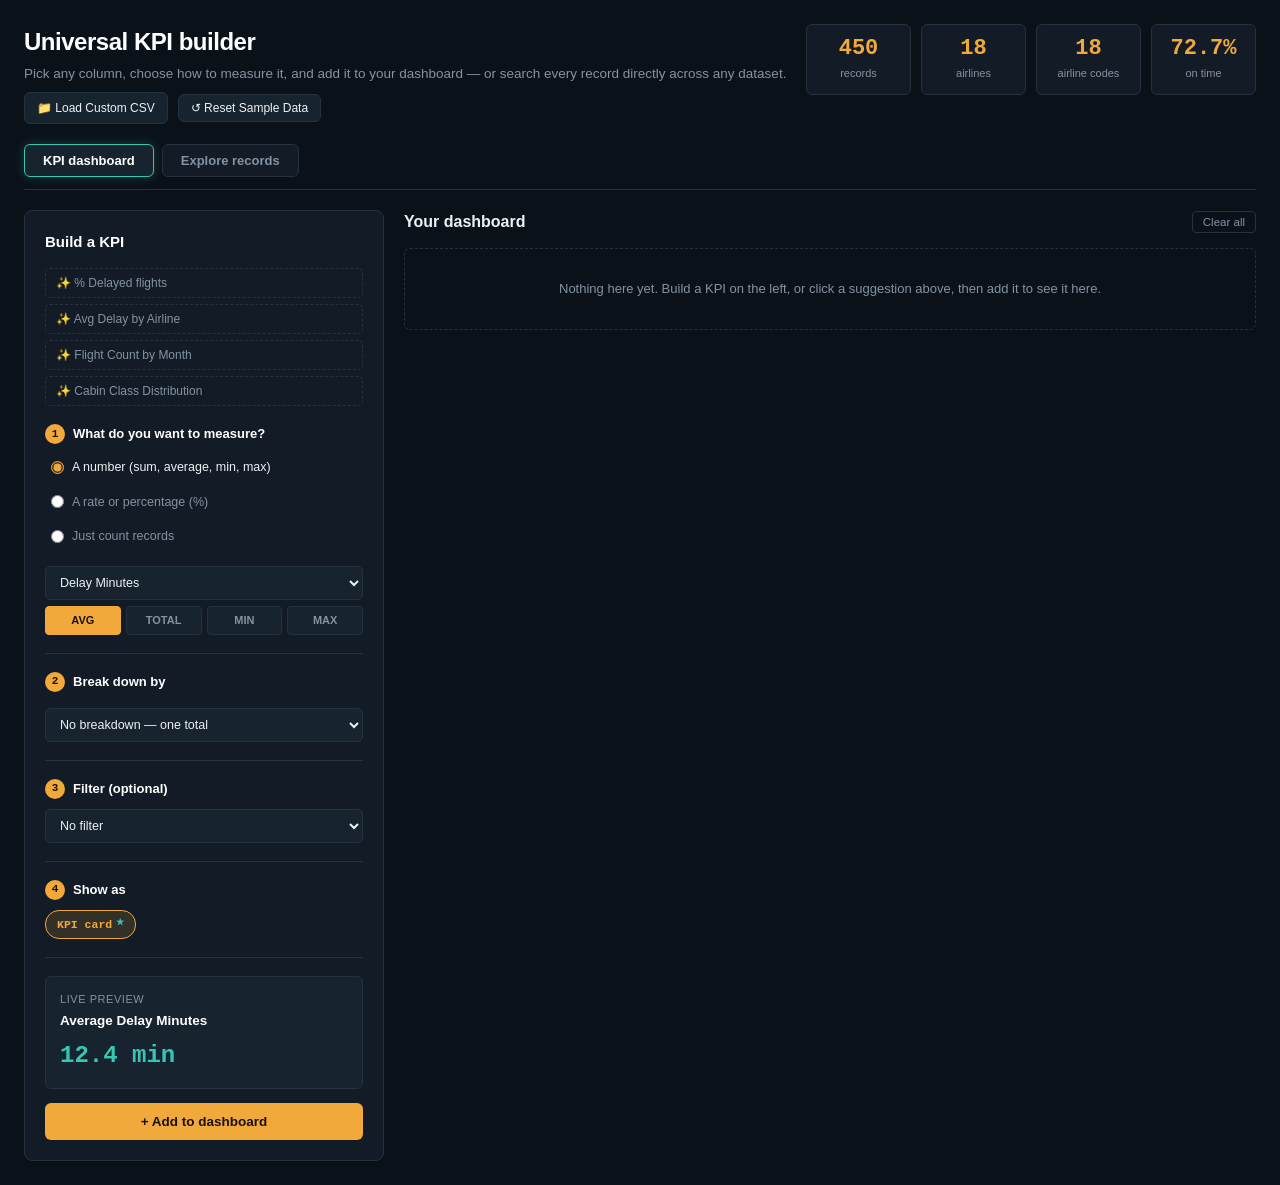
<file: flight_kpi_tool.html>
<!DOCTYPE html>
<html lang="en">
<head>
  <meta charset="UTF-8" />
  <meta name="viewport" content="width=device-width, initial-scale=1.0" />
  <title>Universal KPI Builder & Record Explorer</title>
  <style>
    :root {
      --bg: #0B1118;
      --panel: #121B26;
      --panel2: #182330;
      --panel-hover: #1F2D3D;
      --border: #24313F;
      --border-light: rgba(255, 255, 255, 0.08);
      --text: #EDF1F5;
      --muted: #8393A3;
      --amber: #F2A93B;
      --amber-soft: rgba(242, 169, 59, 0.15);
      --teal: #35C7B3;
      --teal-soft: rgba(53, 199, 179, 0.15);
      --coral: #E8674A;
      --blue: #6E9FE8;
      --purple: #B98BDE;
    }

    * { box-sizing: border-box; margin: 0; padding: 0; }

    body {
      background: var(--bg);
      color: var(--text);
      font-family: -apple-system, BlinkMacSystemFont, "Segoe UI", Roboto, "Helvetica Neue", Arial, sans-serif;
      min-height: 100vh;
      padding: 24px;
      line-height: 1.5;
    }

    /* Scrollbars */
    ::-webkit-scrollbar { width: 7px; height: 7px; }
    ::-webkit-scrollbar-track { background: var(--bg); }
    ::-webkit-scrollbar-thumb { background: var(--border); border-radius: 4px; }
    ::-webkit-scrollbar-thumb:hover { background: var(--muted); }

    .container { max-width: 1380px; margin: 0 auto; }

    /* Header & Hero Stats */
    .hero {
      display: flex;
      justify-content: space-between;
      align-items: flex-start;
      flex-wrap: wrap;
      gap: 16px;
      margin-bottom: 20px;
    }

    .hero-title h1 {
      font-size: 24px;
      font-weight: 700;
      letter-spacing: -0.02em;
      color: #fff;
    }

    .hero-title p {
      color: var(--muted);
      font-size: 13.5px;
      margin-top: 4px;
    }

    .hero-actions {
      display: flex;
      align-items: center;
      gap: 10px;
      margin-top: 8px;
    }

    .btn-file {
      display: inline-flex;
      align-items: center;
      gap: 6px;
      background: var(--panel2);
      border: 1px solid var(--border);
      color: var(--text);
      padding: 6px 12px;
      border-radius: 6px;
      font-size: 12px;
      font-weight: 500;
      cursor: pointer;
      transition: all 0.15s ease;
    }
    .btn-file:hover {
      border-color: var(--teal);
      color: #fff;
    }

    .hero-stats {
      display: flex;
      gap: 10px;
      flex-wrap: wrap;
    }

    .hero-stat {
      background: var(--panel);
      border: 1px solid var(--border);
      border-radius: 6px;
      padding: 12px 18px;
      min-width: 105px;
      text-align: center;
    }
    .hero-stat .num {
      font-family: ui-monospace, SFMono-Regular, Menlo, Monaco, Consolas, monospace;
      font-size: 22px;
      font-weight: 700;
      color: var(--amber);
      line-height: 1.1;
    }
    .hero-stat .lbl {
      font-size: 11px;
      color: var(--muted);
      margin-top: 4px;
      text-transform: lowercase;
    }

    /* Tabs */
    .tabs {
      display: flex;
      gap: 8px;
      margin-bottom: 20px;
      border-bottom: 1px solid var(--border);
      padding-bottom: 12px;
    }
    .tab-btn {
      background: var(--panel);
      border: 1px solid var(--border);
      color: var(--muted);
      font-size: 13px;
      font-weight: 600;
      padding: 8px 18px;
      border-radius: 6px;
      cursor: pointer;
      transition: all 0.15s ease;
    }
    .tab-btn:hover {
      color: var(--text);
      border-color: var(--muted);
    }
    .tab-btn.active {
      background: var(--panel2);
      color: #fff;
      border-color: var(--teal);
      box-shadow: 0 0 12px rgba(53, 199, 179, 0.25);
    }

    /* KPI Dashboard Layout */
    .dashboard-layout {
      display: grid;
      grid-template-columns: 360px 1fr;
      gap: 20px;
      align-items: start;
    }
    @media (max-width: 900px) {
      .dashboard-layout { grid-template-columns: 1fr; }
    }

    .builder-card {
      background: var(--panel);
      border: 1px solid var(--border);
      border-radius: 8px;
      padding: 20px;
      position: sticky;
      top: 20px;
    }

    .builder-card h2 {
      font-size: 15px;
      font-weight: 700;
      margin-bottom: 14px;
      color: #fff;
    }

    /* Presets */
    .preset-list {
      display: flex;
      flex-direction: column;
      gap: 6px;
      margin-bottom: 18px;
    }
    .preset-btn {
      background: transparent;
      border: 1px dashed var(--border);
      color: var(--muted);
      font-size: 12px;
      padding: 7px 10px;
      border-radius: 5px;
      cursor: pointer;
      text-align: left;
      display: flex;
      align-items: center;
      gap: 6px;
      transition: all 0.15s ease;
    }
    .preset-btn:hover {
      border-color: var(--teal);
      color: var(--teal);
      background: var(--teal-soft);
    }

    /* Steps */
    .step {
      margin-bottom: 18px;
      padding-bottom: 18px;
      border-bottom: 1px solid var(--border);
    }
    .step:last-of-type { border-bottom: none; }

    .step-head {
      display: flex;
      align-items: center;
      gap: 8px;
      font-size: 13px;
      font-weight: 600;
      margin-bottom: 10px;
      color: #fff;
    }
    .step-badge {
      width: 20px;
      height: 20px;
      border-radius: 50%;
      background: var(--amber);
      color: #1A1206;
      font-family: ui-monospace, monospace;
      font-size: 11px;
      font-weight: 700;
      display: flex;
      align-items: center;
      justify-content: center;
      flex-shrink: 0;
    }

    .radio-group {
      display: flex;
      flex-direction: column;
      gap: 8px;
    }
    .radio-opt {
      display: flex;
      align-items: center;
      gap: 8px;
      font-size: 12.5px;
      cursor: pointer;
      color: var(--muted);
      padding: 4px 6px;
      border-radius: 4px;
      transition: background 0.15s;
    }
    .radio-opt:hover { background: var(--panel2); }
    .radio-opt.active { color: var(--text); font-weight: 500; }
    .radio-opt input { accent-color: var(--amber); cursor: pointer; }

    select, input[type="text"] {
      width: 100%;
      background: var(--panel2);
      border: 1px solid var(--border);
      color: var(--text);
      font-size: 12.5px;
      padding: 8px 10px;
      border-radius: 5px;
      margin-top: 6px;
      outline: none;
      transition: border-color 0.15s;
    }
    select:focus, input[type="text"]:focus {
      border-color: var(--teal);
    }

    .filter-inputs {
      display: flex;
      gap: 6px;
    }
    .filter-inputs select { margin-top: 0; }

    .agg-pills {
      display: grid;
      grid-template-columns: repeat(4, 1fr);
      gap: 5px;
      margin-top: 6px;
    }
    .agg-pill {
      background: var(--panel2);
      border: 1px solid var(--border);
      color: var(--muted);
      font-size: 11px;
      padding: 5px;
      border-radius: 4px;
      text-align: center;
      cursor: pointer;
      font-weight: 600;
      transition: all 0.15s ease;
    }
    .agg-pill:hover { color: #fff; border-color: var(--muted); }
    .agg-pill.active {
      background: var(--amber);
      color: #1A1206;
      border-color: var(--amber);
    }

    .chip-row {
      display: flex;
      gap: 6px;
      flex-wrap: wrap;
      margin-top: 8px;
    }
    .viz-chip {
      font-size: 11.5px;
      padding: 5px 11px;
      border-radius: 14px;
      border: 1px solid var(--border);
      background: var(--panel2);
      color: var(--muted);
      cursor: pointer;
      font-family: ui-monospace, monospace;
      transition: all 0.15s ease;
      display: flex;
      align-items: center;
      gap: 4px;
    }
    .viz-chip:hover { color: var(--text); border-color: var(--muted); }
    .viz-chip.active {
      border-color: var(--amber);
      color: var(--amber);
      background: var(--amber-soft);
      font-weight: 600;
    }
    .viz-chip.suggested::after {
      content: "★";
      font-size: 9px;
      color: var(--teal);
    }

    .preview-box {
      background: var(--panel2);
      border: 1px solid var(--border);
      border-radius: 6px;
      padding: 14px;
      margin-top: 8px;
    }
    .preview-box .lbl {
      font-size: 11px;
      color: var(--muted);
      text-transform: uppercase;
      letter-spacing: 0.05em;
      margin-bottom: 4px;
    }
    .preview-box .title {
      font-size: 13.5px;
      font-weight: 600;
      color: #fff;
      margin-bottom: 6px;
    }
    .preview-box .val {
      font-family: ui-monospace, monospace;
      font-size: 24px;
      font-weight: 700;
      color: var(--teal);
    }

    .btn-add {
      width: 100%;
      margin-top: 14px;
      background: var(--amber);
      color: #1A1206;
      border: none;
      border-radius: 6px;
      padding: 11px;
      font-size: 13.5px;
      font-weight: 700;
      cursor: pointer;
      display: flex;
      align-items: center;
      justify-content: center;
      gap: 6px;
      transition: transform 0.12s ease, filter 0.15s ease;
    }
    .btn-add:hover {
      filter: brightness(1.08);
      transform: translateY(-1px);
    }

    /* Dashboard Grid */
    .dashboard-header {
      display: flex;
      justify-content: space-between;
      align-items: center;
      margin-bottom: 14px;
    }
    .dashboard-header h2 { font-size: 16px; font-weight: 700; }
    .btn-clear {
      background: transparent;
      border: 1px solid var(--border);
      color: var(--muted);
      font-size: 11.5px;
      padding: 4px 10px;
      border-radius: 4px;
      cursor: pointer;
    }
    .btn-clear:hover { color: var(--coral); border-color: var(--coral); }

    .grid {
      display: grid;
      grid-template-columns: repeat(auto-fill, minmax(280px, 1fr));
      gap: 16px;
    }

    .tile {
      background: var(--panel);
      border: 1px solid var(--border);
      border-radius: 8px;
      padding: 16px;
      position: relative;
      animation: tileFadeIn 0.2s ease;
      min-height: 170px;
      display: flex;
      flex-direction: column;
      justify-content: space-between;
    }
    @keyframes tileFadeIn {
      from { opacity: 0; transform: scale(0.98); }
      to { opacity: 1; transform: scale(1); }
    }

    .tile-chart, .tile-table {
      grid-column: span 2;
    }
    @media (max-width: 650px) {
      .tile-chart, .tile-table { grid-column: span 1; }
    }

    .tile-del {
      position: absolute;
      top: 10px;
      right: 10px;
      background: transparent;
      border: none;
      color: var(--muted);
      font-size: 16px;
      cursor: pointer;
      line-height: 1;
      padding: 4px;
    }
    .tile-del:hover { color: var(--coral); }

    .tile-title {
      font-size: 12.5px;
      font-weight: 600;
      color: var(--muted);
      margin-bottom: 8px;
      padding-right: 20px;
    }
    .tile-num {
      font-family: ui-monospace, monospace;
      font-size: 32px;
      font-weight: 700;
      color: var(--amber);
      line-height: 1.1;
      margin-top: 6px;
    }
    .tile-sub {
      font-size: 11px;
      color: var(--muted);
      margin-top: 8px;
    }

    /* SVG Charts inside tiles */
    .chart-container {
      width: 100%;
      height: 170px;
      margin-top: 10px;
    }
    .bar-row {
      display: flex;
      align-items: center;
      gap: 8px;
      margin-bottom: 7px;
      font-size: 11px;
    }
    .bar-lbl { width: 110px; color: var(--text); overflow: hidden; text-overflow: ellipsis; white-space: nowrap; }
    .bar-val { width: 60px; text-align: right; color: var(--teal); font-family: ui-monospace, monospace; font-weight: 600; }
    .bar-track { flex: 1; height: 7px; background: rgba(255,255,255,0.05); border-radius: 4px; overflow: hidden; }
    .bar-fill { height: 100%; background: linear-gradient(90deg, var(--amber), #ffc107); border-radius: 4px; }

    /* Explorer Layout */
    .explorer {
      background: var(--panel);
      border: 1px solid var(--border);
      border-radius: 8px;
      padding: 18px;
    }

    .explorer-controls {
      display: flex;
      flex-direction: column;
      gap: 12px;
      margin-bottom: 16px;
    }

    .search-wrap {
      position: relative;
    }
    .search-wrap input {
      padding-left: 34px;
      margin-top: 0;
      font-size: 13.5px;
      background: var(--panel2);
      border-radius: 6px;
    }
    .search-icon {
      position: absolute;
      left: 11px;
      top: 50%;
      transform: translateY(-50%);
      color: var(--muted);
      font-size: 14px;
      pointer-events: none;
    }
    .clear-search-btn {
      position: absolute;
      right: 10px;
      top: 50%;
      transform: translateY(-50%);
      background: none;
      border: none;
      color: var(--muted);
      font-size: 14px;
      cursor: pointer;
    }

    .filter-grid {
      display: grid;
      grid-template-columns: 1fr 1fr;
      gap: 10px;
    }
    @media (max-width: 700px) {
      .filter-grid { grid-template-columns: 1fr; }
    }

    .filter-pair {
      display: flex;
      gap: 6px;
    }
    .filter-pair select { margin-top: 0; }

    .explorer-body {
      display: grid;
      grid-template-columns: 340px 1fr;
      gap: 16px;
      align-items: start;
    }
    @media (max-width: 900px) {
      .explorer-body { grid-template-columns: 1fr; }
    }

    .results-column {
      border: 1px solid var(--border);
      border-radius: 6px;
      background: var(--panel2);
      overflow: hidden;
    }

    .results-head {
      padding: 10px 14px;
      font-size: 11.5px;
      color: var(--muted);
      border-bottom: 1px solid var(--border);
      display: flex;
      justify-content: space-between;
      align-items: center;
    }

    .results-list {
      max-height: 540px;
      overflow-y: auto;
    }

    .result-row {
      display: flex;
      align-items: center;
      justify-content: space-between;
      padding: 11px 14px;
      border-bottom: 1px solid var(--border-light);
      cursor: pointer;
      transition: background 0.15s ease, border-color 0.15s ease;
      font-size: 12.5px;
      color: var(--text);
      user-select: none;
    }
    .result-row:hover {
      background: var(--panel-hover);
    }
    .result-row.active {
      background: rgba(53, 199, 179, 0.12);
      border-left: 3px solid var(--teal);
      color: #fff;
    }
    .result-main {
      overflow: hidden;
      text-overflow: ellipsis;
      white-space: nowrap;
      padding-right: 8px;
    }
    .result-arrow {
      color: var(--muted);
      font-size: 12px;
    }
    .result-row.active .result-arrow {
      color: var(--teal);
    }

    .pagination-bar {
      display: flex;
      justify-content: space-between;
      align-items: center;
      padding: 8px 12px;
      border-top: 1px solid var(--border);
      background: var(--panel);
      font-size: 11px;
      color: var(--muted);
    }
    .pg-btn {
      background: var(--panel2);
      border: 1px solid var(--border);
      color: var(--text);
      padding: 3px 8px;
      border-radius: 4px;
      cursor: pointer;
      font-size: 11px;
    }
    .pg-btn:disabled {
      opacity: 0.4;
      cursor: not-allowed;
    }

    /* Record Detail Panel */
    .detail-panel {
      background: var(--panel2);
      border: 1px solid var(--border);
      border-radius: 6px;
      padding: 16px;
      min-height: 380px;
    }
    .detail-header {
      display: flex;
      justify-content: space-between;
      align-items: center;
      padding-bottom: 12px;
      margin-bottom: 14px;
      border-bottom: 1px solid var(--border);
    }
    .detail-header h3 {
      font-size: 15px;
      font-weight: 700;
      color: #fff;
    }
    .btn-modal-open {
      background: var(--panel);
      border: 1px solid var(--border);
      color: var(--teal);
      font-size: 11.5px;
      font-weight: 600;
      padding: 4px 10px;
      border-radius: 4px;
      cursor: pointer;
    }
    .btn-modal-open:hover {
      border-color: var(--teal);
      background: var(--teal-soft);
    }

    .detail-grid {
      display: grid;
      grid-template-columns: repeat(auto-fill, minmax(200px, 1fr));
      gap: 10px;
      max-height: 480px;
      overflow-y: auto;
      padding-right: 4px;
    }

    .detail-cell {
      background: var(--panel);
      border: 1px solid var(--border-light);
      border-radius: 5px;
      padding: 9px 12px;
    }
    .detail-cell .k {
      font-size: 10.5px;
      color: var(--muted);
      text-transform: capitalize;
      margin-bottom: 3px;
    }
    .detail-cell .v {
      font-size: 12.5px;
      font-weight: 600;
      color: #fff;
      word-break: break-word;
    }
    .detail-cell .v.num {
      font-family: ui-monospace, monospace;
      color: var(--teal);
    }
    .detail-cell .v.empty {
      color: var(--muted);
      font-weight: 400;
    }

    /* Fullscreen Detail Modal */
    .modal-backdrop {
      position: fixed;
      inset: 0;
      background: rgba(0, 0, 0, 0.75);
      backdrop-filter: blur(4px);
      display: flex;
      align-items: center;
      justify-content: center;
      padding: 20px;
      z-index: 1000;
    }
    .modal-content {
      background: var(--panel);
      border: 1px solid var(--border);
      border-radius: 8px;
      max-width: 960px;
      width: 100%;
      max-height: 85vh;
      display: flex;
      flex-direction: column;
      box-shadow: 0 10px 40px rgba(0,0,0,0.6);
    }
    .modal-head {
      display: flex;
      justify-content: space-between;
      align-items: center;
      padding: 16px 20px;
      border-bottom: 1px solid var(--border);
    }
    .modal-head h3 { font-size: 16px; font-weight: 700; color: #fff; }
    .modal-close {
      background: none;
      border: none;
      color: var(--muted);
      font-size: 20px;
      cursor: pointer;
    }
    .modal-body {
      padding: 20px;
      overflow-y: auto;
    }

    .empty-state {
      border: 1px dashed var(--border);
      border-radius: 6px;
      padding: 30px;
      text-align: center;
      color: var(--muted);
      font-size: 13px;
    }
  </style>
</head>
<body>
  <div class="container">
    <!-- Header with Stats -->
    <header class="hero">
      <div class="hero-title">
        <h1>Universal KPI builder</h1>
        <p>Pick any column, choose how to measure it, and add it to your dashboard — or search every record directly across any dataset.</p>
        <div class="hero-actions">
          <label class="btn-file">
            <span>📁 Load Custom CSV</span>
            <input type="file" id="csvFileInput" accept=".csv" style="display:none" onchange="handleFileUpload(event)" />
          </label>
          <button class="btn-file" onclick="resetToSample()">↺ Reset Sample Data</button>
        </div>
      </div>
      <div class="hero-stats" id="heroStats">
        <!-- Rendered dynamically -->
      </div>
    </header>

    <!-- Tabs -->
    <nav class="tabs">
      <button class="tab-btn active" id="tabBtnDashboard" onclick="switchTab('dashboard')">KPI dashboard</button>
      <button class="tab-btn" id="tabBtnExplore" onclick="switchTab('explore')">Explore records</button>
    </nav>

    <!-- TAB 1: KPI DASHBOARD -->
    <section id="tabDashboard" class="dashboard-layout">
      <!-- Left Form: Builder -->
      <div class="builder-card">
        <h2>Build a KPI</h2>

        <!-- Quick Presets -->
        <div class="preset-list" id="presetList">
          <!-- Rendered dynamically -->
        </div>

        <!-- Step 1: What to measure -->
        <div class="step">
          <div class="step-head">
            <span class="step-badge">1</span>
            <span>What do you want to measure?</span>
          </div>
          <div class="radio-group">
            <label class="radio-opt active" id="lblMeasureNum">
              <input type="radio" name="measureType" value="number" checked onchange="onMeasureTypeChange('number')" />
              <span>A number (sum, average, min, max)</span>
            </label>
            <label class="radio-opt" id="lblMeasureRate">
              <input type="radio" name="measureType" value="rate" onchange="onMeasureTypeChange('rate')" />
              <span>A rate or percentage (%)</span>
            </label>
            <label class="radio-opt" id="lblMeasureCount">
              <input type="radio" name="measureType" value="count" onchange="onMeasureTypeChange('count')" />
              <span>Just count records</span>
            </label>
          </div>

          <div id="measureNumControls" style="margin-top: 10px;">
            <select id="selMeasureCol" onchange="onMeasureColChange(this.value)"></select>
            <div class="agg-pills">
              <div class="agg-pill active" id="agg_avg" onclick="setAggFn('avg')">AVG</div>
              <div class="agg-pill" id="agg_sum" onclick="setAggFn('sum')">TOTAL</div>
              <div class="agg-pill" id="agg_min" onclick="setAggFn('min')">MIN</div>
              <div class="agg-pill" id="agg_max" onclick="setAggFn('max')">MAX</div>
            </div>
          </div>

          <div id="measureRateControls" style="margin-top: 10px; display: none;">
            <select id="selRateCol" onchange="onRateColChange(this.value)"></select>
          </div>
        </div>

        <!-- Step 2: Breakdown by -->
        <div class="step">
          <div class="step-head">
            <span class="step-badge">2</span>
            <span>Break down by</span>
          </div>
          <select id="selBreakdown" onchange="onBreakdownChange(this.value)">
            <option value="none">No breakdown — one total</option>
          </select>
        </div>

        <!-- Step 3: Filter (optional) -->
        <div class="step">
          <div class="step-head">
            <span class="step-badge">3</span>
            <span>Filter (optional)</span>
          </div>
          <div class="filter-inputs">
            <select id="selFilterKey" onchange="onFilterKeyChange(this.value)">
              <option value="none">No filter</option>
            </select>
            <select id="selFilterVal" onchange="onFilterValChange(this.value)" style="display:none;">
              <option value="__all__">All</option>
            </select>
          </div>
        </div>

        <!-- Step 4: Show as -->
        <div class="step">
          <div class="step-head">
            <span class="step-badge">4</span>
            <span>Show as</span>
          </div>
          <div class="chip-row" id="vizChips">
            <!-- Rendered dynamically -->
          </div>
        </div>

        <!-- Live Preview Box -->
        <div class="preview-box">
          <div class="lbl">Live Preview</div>
          <div class="title" id="previewTitle">Average Delay</div>
          <div class="val" id="previewVal">--</div>
        </div>

        <button class="btn-add" onclick="addCurrentKpiToDashboard()">+ Add to dashboard</button>
      </div>

      <!-- Right Panel: Dashboard Tiles -->
      <div>
        <div class="dashboard-header">
          <h2>Your dashboard</h2>
          <button class="btn-clear" onclick="clearAllTiles()">Clear all</button>
        </div>
        <div class="grid" id="dashboardGrid">
          <!-- Rendered dynamically -->
        </div>
      </div>
    </section>

    <!-- TAB 2: RECORD EXPLORER -->
    <section id="tabExplore" class="explorer" style="display: none;">
      <div class="explorer-controls">
        <div class="search-wrap">
          <span class="search-icon">🔍</span>
          <input
            type="text"
            id="globalSearchInput"
            placeholder="Search any field across all columns..."
            oninput="onSearchInput(this.value)"
          />
          <button class="clear-search-btn" id="clearSearchBtn" style="display:none;" onclick="clearSearch()">✕</button>
        </div>

        <div class="filter-grid">
          <div class="filter-pair">
            <select id="expFilterKey1" onchange="onExpFilterKeyChange(1, this.value)">
              <option value="none">Filter by...</option>
            </select>
            <select id="expFilterVal1" onchange="onExpFilterValChange(1, this.value)">
              <option value="__all__">All</option>
            </select>
          </div>
          <div class="filter-pair">
            <select id="expFilterKey2" onchange="onExpFilterKeyChange(2, this.value)">
              <option value="none">And filter by...</option>
            </select>
            <select id="expFilterVal2" onchange="onExpFilterValChange(2, this.value)">
              <option value="__all__">All</option>
            </select>
          </div>
        </div>
      </div>

      <div class="explorer-body">
        <!-- Records List -->
        <div class="results-column">
          <div class="results-head">
            <span id="resultsCount">0 records</span>
            <span>Click row to view</span>
          </div>
          <div class="results-list" id="resultsList">
            <!-- Rows rendered dynamically -->
          </div>
          <div class="pagination-bar">
            <button class="pg-btn" id="btnPrevPage" onclick="changePage(-1)">← Prev</button>
            <span id="pageIndicator">Page 1 of 1</span>
            <button class="pg-btn" id="btnNextPage" onclick="changePage(1)">Next →</button>
          </div>
        </div>

        <!-- Detail Inspector -->
        <div class="detail-panel" id="detailPanel">
          <div class="detail-header">
            <h3 id="detailHeaderTitle">Record Details</h3>
            <button class="btn-modal-open" onclick="openDetailModal()">Fullscreen Modal ↗</button>
          </div>
          <div class="detail-grid" id="detailGrid">
            <!-- Grid of 33+ columns rendered dynamically -->
          </div>
        </div>
      </div>
    </section>
  </div>

  <!-- Detail Fullscreen Modal -->
  <div class="modal-backdrop" id="detailModal" style="display: none;" onclick="closeDetailModal()">
    <div class="modal-content" onclick="event.stopPropagation()">
      <div class="modal-head">
        <h3 id="modalRecordTitle">Full Row Inspector</h3>
        <button class="modal-close" onclick="closeDetailModal()">✕</button>
      </div>
      <div class="modal-body">
        <div class="detail-grid" id="modalDetailGrid" style="max-height: 65vh;"></div>
      </div>
    </div>
  </div>

  <!-- Pure Vanilla JavaScript Engine (Zero CDNs, 100% Reliable) -->
  <script>
    const EMBEDDED_CSV = `FlightID,FlightNumber,Airline,AirlineCode,OriginAirport,OriginCity,OriginCountry,DestinationAirport,DestinationCity,DestinationCountry,Route,ScheduledDeparture,ActualDeparture,ScheduledArrival,ActualArrival,DurationMinutes,DelayMinutes,Status,DistanceKM,AircraftType,Capacity,Passengers,LoadFactor,CabinClass,TicketPriceUSD,Terminal,Gate,Year,Month,DayOfWeek,IsInternational,IsDelayed,IsCancelled
FL-129944,FR4623,Ryanair,FR,DEN,Denver,United States,ORD,Chicago,United States,DEN → ORD,07-14 10:55,,,,155,0,Cancelled,1425,Boeing 737 MAX 8,152,125,0.83,Economy,327,1,G22,2026,7,Tuesday,0,0,1
FL-125804,6E2051,IndiGo,6E,JFK,New York,United States,ATL,Atlanta,United States,JFK → ATL,01-15 15:50,01-15 15:50,01-15 18:18,01-15 18:25,148,0,On Time,1222,Boeing 747-8,405,293,0.72,Premium Economy,316,4,C2,2026,1,Thursday,0,0,0
FL-115578,LH8782,Lufthansa,LH,DEL,Delhi,India,BOM,Mumbai,India,DEL → BOM,11-10 11:55,11-10 11:55,11-10 14:10,11-10 14:19,135,0,On Time,1137,Airbus A350-900,308,271,0.88,Economy,183,E,A18,2024,11,Sunday,0,0,0
FL-112585,DL7072,Delta Air Lines,DL,SFO,San Francisco,United States,DFW,Dallas,United States,SFO → DFW,07-05 20:25,07-05 20:25,07-06 00:06,07-06 00:13,221,0,On Time,2352,Bombardier CRJ900,80,62,0.78,Economy,383,1,C12,2024,7,Friday,0,0,0
FL-115157,AC5507,Air Canada,AC,SEA,Seattle,United States,LAX,Los Angeles,United States,SEA → LAX,10-22 15:45,10-22 17:45,10-22 18:25,10-22 20:44,160,120,Delayed,1537,ATR 72,79,74,0.94,Premium Economy,414,5,E16,2024,10,Tuesday,0,1,0
FL-114779,6E4940,IndiGo,6E,DFW,Dallas,United States,ORD,Chicago,United States,DFW → ORD,10-01 05:25,10-01 05:25,10-01 07:36,10-01 07:57,131,0,On Time,1289,Airbus A350-900,253,199,0.79,Economy,259,A,G6,2024,10,Tuesday,0,0,0
FL-114806,AC8809,Air Canada,AC,SFO,San Francisco,United States,LAX,Los Angeles,United States,SFO → LAX,10-02 09:25,10-02 09:25,10-02 10:42,10-02 10:53,77,0,On Time,544,Airbus A320neo,198,161,0.82,Business,509,B,D27,2024,10,Wednesday,0,0,0
FL-102776,QR8862,Qatar Airways,QR,LHR,London,United Kingdom,MEL,Melbourne,Australia,LHR → MEL,05-07 12:50,,,,1231,0,Cancelled,16908,Boeing 777-300ER,270,229,0.85,Economy,1995,D,B46,2023,5,Sunday,1,0,1
FL-114435,WN427,Southwest Airlines,WN,LAX,Los Angeles,United States,JFK,New York,United States,LAX → JFK,09-13 15:20,09-13 15:20,09-13 20:46,09-13 20:55,326,0,On Time,3974,ATR 72,77,72,0.94,Economy,751,2,D10,2024,9,Friday,0,0,0
FL-131096,AA1979,American Airlines,AA,SYD,Sydney,Australia,LAX,Los Angeles,United States,SYD → LAX,08-24 09:30,08-24 12:30,08-25 00:51,08-25 03:49,921,180,Delayed,12061,Boeing 747-8,437,340,0.78,Economy,1247,5,E44,2026,8,Monday,1,1,0
FL-121095,U29525,easyJet,U2,MAD,Madrid,Spain,CDG,Paris,France,MAD → CDG,07-06 19:25,07-06 19:25,07-06 21:43,07-06 22:04,138,0,On Time,1064,Bombardier CRJ900,91,73,0.8,Economy,262,C,E26,2025,7,Sunday,1,0,0
FL-102249,BA587,British Airways,BA,KUL,Kuala Lumpur,Malaysia,YYZ,Toronto,Canada,KUL → YYZ,04-12 07:30,04-12 07:30,04-13 01:39,04-13 01:54,1089,0,On Time,14851,Boeing 787-9,273,242,0.89,Premium Economy,3661,1,G5,2023,4,Wednesday,1,0,0
FL-124861,DL3825,Delta Air Lines,DL,YVR,Vancouver,Canada,DOH,Doha,Qatar,YVR → DOH,12-11 11:20,12-11 11:20,12-12 03:16,12-12 03:33,956,0,On Time,11719,Embraer E175,78,71,0.92,Economy,2162,2,G20,2025,12,Thursday,1,0,0
FL-123116,LH2970,Lufthansa,LH,CDG,Paris,France,FCO,Rome,Italy,CDG → FCO,09-25 10:25,09-25 11:10,09-25 12:47,09-25 13:22,142,45,Delayed,1101,Boeing 737 MAX 8,188,163,0.87,Economy,193,B,G27,2025,9,Thursday,1,1,0
FL-122818,DL6338,Delta Air Lines,DL,KUL,Kuala Lumpur,Malaysia,SIN,Singapore,Singapore,KUL → SIN,09-09 12:25,09-09 13:10,09-09 13:15,09-09 13:59,50,45,Delayed,297,ATR 72,99,90,0.91,Business,267,D,G21,2025,9,Tuesday,1,1,0
FL-120705,UA8021,United Airlines,UA,DXB,Dubai,UAE,LHR,London,United Kingdom,DXB → LHR,06-22 18:05,06-22 18:05,06-23 00:45,06-23 01:08,400,0,On Time,5498,Embraer E175,77,60,0.78,Economy,1037,D,G40,2025,6,Sunday,1,0,0
FL-114410,EK152,Emirates,EK,MEL,Melbourne,Australia,KUL,Kuala Lumpur,Malaysia,MEL → KUL,09-11 08:50,09-11 08:50,09-11 17:41,09-11 17:57,531,0,On Time,6315,Boeing 737 MAX 8,187,161,0.86,Economy,938,A,D30,2024,9,Wednesday,1,0,0
FL-121485,DL5916,Delta Air Lines,DL,BOS,Boston,United States,JFK,New York,United States,BOS → JFK,07-21 18:50,07-21 18:50,07-21 19:54,07-21 20:18,64,0,On Time,300,Airbus A330-300,264,230,0.87,First,499,4,A30,2025,7,Monday,0,0,0
FL-124112,EK7005,Emirates,EK,DOH,Doha,Qatar,DXB,Dubai,UAE,DOH → DXB,11-13 16:45,11-13 16:45,11-13 17:47,11-13 18:04,62,0,On Time,377,Airbus A321,176,165,0.94,Premium Economy,161,4,E5,2025,11,Thursday,1,0,0
FL-124670,WN5660,Southwest Airlines,WN,FCO,Rome,Italy,SIN,Singapore,Singapore,FCO → SIN,12-05 13:30,12-05 14:19,12-06 02:25,12-06 03:22,775,49,Diverted,10051,Boeing 787-9,316,281,0.89,Premium Economy,2228,1,F33,2025,12,Friday,1,0,0
FL-115195,TK9454,Turkish Airlines,TK,HKG,Hong Kong,Hong Kong,YVR,Vancouver,Canada,HKG → YVR,10-23 19:45,10-23 19:45,10-24 09:53,10-24 10:11,848,0,On Time,10270,Boeing 747-8,520,462,0.89,Economy,1327,B,E48,2024,10,Wednesday,1,0,0
FL-106159,BA1189,British Airways,BA,IST,Istanbul,Turkey,FRA,Frankfurt,Germany,IST → FRA,09-21 15:25,09-21 19:25,09-21 18:08,09-21 22:13,163,240,Delayed,1837,Boeing 737 MAX 8,148,124,0.84,Economy,296,D,E11,2023,9,Thursday,1,1,0
FL-118562,WN9141,Southwest Airlines,WN,DXB,Dubai,UAE,SIN,Singapore,Singapore,DXB → SIN,03-18 12:00,03-18 13:00,03-18 19:51,03-18 20:57,471,60,Delayed,5846,Boeing 747-8,400,349,0.88,Economy,985,4,D19,2025,3,Tuesday,1,1,0
FL-103396,FR6466,Ryanair,FR,MEL,Melbourne,Australia,DXB,Dubai,UAE,MEL → DXB,06-07 18:30,06-07 18:30,06-08 08:45,06-08 09:01,855,0,On Time,11645,Airbus A380,532,435,0.82,Economy,1614,2,A43,2023,6,Wednesday,1,0,0
FL-125473,B69153,JetBlue,B6,DEN,Denver,United States,ORD,Chicago,United States,DEN → ORD,01-01 05:05,01-01 05:05,01-01 07:12,01-01 07:19,127,0,On Time,1425,Airbus A350-900,349,312,0.9,Premium Economy,295,B,A26,2026,1,Thursday,0,0,0
FL-125027,WN5906,Southwest Airlines,WN,DFW,Dallas,United States,ORD,Chicago,United States,DFW → ORD,12-17 10:10,12-17 10:10,12-17 12:28,12-17 12:50,138,0,On Time,1289,Boeing 787-9,350,303,0.87,Economy,175,4,B6,2025,12,Wednesday,0,0,0
FL-110475,U28149,easyJet,U2,LAX,Los Angeles,United States,JFK,New York,United States,LAX → JFK,04-06 15:30,04-06 15:30,04-06 20:45,04-06 20:41,315,0,On Time,3974,Boeing 787-9,254,196,0.77,Business,2085,D,A28,2024,4,Saturday,0,0,0
FL-125700,AA6820,American Airlines,AA,BKK,Bangkok,Thailand,CDG,Paris,France,BKK → CDG,01-11 13:10,01-11 13:10,01-12 01:43,01-12 01:34,753,0,On Time,9448,ATR 72,77,68,0.89,Premium Economy,1909,B,F30,2026,1,Sunday,1,0,0
FL-103139,U24761,easyJet,U2,KUL,Kuala Lumpur,Malaysia,SIN,Singapore,Singapore,KUL → SIN,05-26 19:20,05-26 19:20,05-26 20:18,05-26 20:08,58,0,On Time,297,Embraer E175,92,78,0.85,Economy,103,3,E13,2023,5,Friday,1,0,0
FL-122193,AC2674,Air Canada,AC,NRT,Tokyo,Japan,SIN,Singapore,Singapore,NRT → SIN,08-15 10:55,08-15 10:55,08-15 17:38,08-15 17:56,403,0,On Time,5358,Boeing 737 MAX 8,196,159,0.81,Economy,808,C,B41,2025,8,Friday,1,0,0
FL-103890,6E5764,IndiGo,6E,YYZ,Toronto,Canada,ORD,Chicago,United States,YYZ → ORD,06-25 11:15,06-25 13:15,06-25 12:52,06-25 14:53,97,120,Delayed,701,Airbus A350-900,321,237,0.74,Economy,213,C,B19,2023,6,Sunday,1,1,0
FL-130962,QR4612,Qatar Airways,QR,MEL,Melbourne,Australia,MIA,Miami,United States,MEL → MIA,08-19 14:05,08-19 14:05,08-20 08:23,08-20 08:36,1098,0,On Time,15594,Airbus A350-900,264,248,0.94,Business,7987,E,G41,2026,8,Wednesday,1,0,0
FL-105994,WN1185,Southwest Airlines,WN,KUL,Kuala Lumpur,Malaysia,YYZ,Toronto,Canada,KUL → YYZ,09-12 09:00,09-12 09:00,09-13 04:35,09-13 04:36,1175,0,On Time,14851,Airbus A320neo,185,159,0.86,Premium Economy,4451,A,D19,2023,9,Tuesday,1,0,0
FL-112161,AF480,Air France,AF,ORD,Chicago,United States,LAX,Los Angeles,United States,ORD → LAX,06-21 08:55,06-21 08:55,06-21 13:10,06-21 13:10,255,0,On Time,2802,Bombardier CRJ900,70,57,0.82,Economy,369,D,D6,2024,6,Friday,0,0,0
FL-111091,DL2904,Delta Air Lines,DL,BOM,Mumbai,India,BLR,Bangalore,India,BOM → BLR,05-04 11:30,05-04 11:30,05-04 13:06,05-04 13:28,96,0,On Time,834,Airbus A321,192,177,0.92,Business,503,4,D30,2024,5,Saturday,0,0,0
FL-114689,FR281,Ryanair,FR,KUL,Kuala Lumpur,Malaysia,BOM,Mumbai,India,KUL → BOM,09-26 14:05,09-26 14:05,09-26 18:54,09-26 18:55,289,0,On Time,3624,Bombardier CRJ900,82,64,0.79,Premium Economy,1051,4,C16,2024,9,Thursday,1,0,0
FL-107973,FR8775,Ryanair,FR,SEA,Seattle,United States,SYD,Sydney,Australia,SEA → SYD,12-15 15:20,12-15 15:20,12-16 08:09,12-16 08:23,1009,0,On Time,12472,Embraer E175,99,88,0.89,Economy,1512,4,C32,2023,12,Friday,1,0,0
FL-121057,FR2942,Ryanair,FR,MAD,Madrid,Spain,SIN,Singapore,Singapore,MAD → SIN,07-05 08:45,07-05 08:45,07-05 22:28,07-05 22:49,823,0,On Time,11381,Airbus A350-900,348,304,0.87,Business,5392,A,E34,2025,7,Saturday,1,0,0
FL-124883,U21363,easyJet,U2,ATL,Atlanta,United States,DFW,Dallas,United States,ATL → DFW,12-12 18:20,12-12 18:20,12-12 20:19,12-12 20:12,119,0,On Time,1174,ATR 72,70,61,0.88,Economy,168,B,G15,2025,12,Friday,0,0,0
FL-124723,SQ8118,Singapore Airlines,SQ,IST,Istanbul,Turkey,DEN,Denver,United States,IST → DEN,12-06 16:30,12-06 16:30,12-07 06:26,12-07 06:32,836,0,On Time,9840,Airbus A350-900,292,240,0.82,Economy,981,2,D12,2025,12,Saturday,1,0,0
FL-108650,DL4546,Delta Air Lines,DL,IST,Istanbul,Turkey,FRA,Frankfurt,Germany,IST → FRA,01-09 05:00,01-09 05:45,01-09 07:57,01-09 08:50,177,45,Delayed,1837,Boeing 747-8,547,394,0.72,Business,1051,E,B31,2024,1,Tuesday,1,1,0
FL-108886,UA7114,United Airlines,UA,HKG,Hong Kong,Hong Kong,SIN,Singapore,Singapore,HKG → SIN,01-18 12:00,01-18 12:00,01-18 16:00,01-18 16:06,240,0,On Time,2565,ATR 72,78,63,0.82,Economy,392,1,F50,2024,1,Thursday,1,0,0
FL-117489,DL8422,Delta Air Lines,DL,FCO,Rome,Italy,YYZ,Toronto,Canada,FCO → YYZ,01-24 10:15,01-24 11:45,01-24 20:10,01-24 21:42,595,90,Delayed,7086,Bombardier CRJ900,77,68,0.89,Economy,819,2,E42,2025,1,Friday,1,1,0
FL-108755,LH9385,Lufthansa,LH,MAD,Madrid,Spain,LGW,London,United Kingdom,MAD → LGW,01-13 06:15,01-13 06:15,01-13 08:17,01-13 08:23,122,0,On Time,1216,Airbus A330-300,310,260,0.84,Economy,238,A,C44,2024,1,Saturday,1,0,0
FL-107269,AA4405,American Airlines,AA,YVR,Vancouver,Canada,DXB,Dubai,UAE,YVR → DXB,11-17 05:30,11-17 05:30,11-17 21:28,11-17 21:21,958,0,On Time,11736,Boeing 747-8,547,408,0.75,Economy,1790,E,A10,2023,11,Friday,1,0,0
FL-118733,6E7316,IndiGo,6E,YVR,Vancouver,Canada,MEL,Melbourne,Australia,YVR → MEL,03-25 21:05,03-25 23:14,03-26 14:02,03-26 16:33,1017,129,Diverted,13200,Boeing 737 MAX 8,185,148,0.8,Economy,2308,D,B22,2025,3,Tuesday,1,0,0
FL-123245,AF7905,Air France,AF,FRA,Frankfurt,Germany,JFK,New York,United States,FRA → JFK,10-02 08:45,10-02 08:45,10-02 17:17,10-02 17:37,512,0,On Time,6190,Airbus A350-900,318,266,0.84,Economy,1207,4,C45,2025,10,Thursday,1,0,0
FL-103052,WN3980,Southwest Airlines,WN,DFW,Dallas,United States,ORD,Chicago,United States,DFW → ORD,05-21 14:50,05-21 14:50,05-21 17:04,05-21 16:55,134,0,On Time,1289,Airbus A320,189,170,0.9,Economy,311,5,C27,2023,5,Sunday,0,0,0
FL-108584,BA9204,British Airways,BA,SYD,Sydney,Australia,IST,Istanbul,Turkey,SYD → IST,01-06 10:45,01-06 10:45,01-07 06:36,01-07 06:51,1191,0,On Time,14972,Boeing 737 MAX 8,157,121,0.77,Premium Economy,3865,International,D38,2024,1,Saturday,1,0,0
FL-123373,FR9956,Ryanair,FR,MIA,Miami,United States,JFK,New York,United States,MIA → JFK,10-09 19:20,10-09 19:50,10-09 22:09,10-09 22:55,169,30,Delayed,1756,Bombardier CRJ900,85,77,0.91,Economy,225,4,D39,2025,10,Thursday,0,1,0
FL-121459,AA1932,American Airlines,AA,BOM,Mumbai,India,NRT,Tokyo,Japan,BOM → NRT,07-20 14:45,07-20 14:45,07-21 00:08,07-21 00:18,563,0,On Time,6786,Airbus A320,154,115,0.75,Premium Economy,1233,B,G35,2025,7,Sunday,1,0,0
FL-128954,DL2105,Delta Air Lines,DL,BKK,Bangkok,Thailand,GRU,Sao Paulo,Brazil,BKK → GRU,06-10 05:40,06-10 05:40,06-11 01:19,06-11 01:42,1179,0,On Time,16404,Airbus A350-900,283,223,0.79,Economy,3345,4,C21,2026,6,Wednesday,1,0,0
FL-119023,AF7877,Air France,AF,MAD,Madrid,Spain,BLR,Bangalore,India,MAD → BLR,04-08 17:45,04-08 17:45,04-09 05:28,04-09 05:24,703,0,On Time,8328,Boeing 747-8,462,417,0.9,Economy,1374,E,C20,2025,4,Tuesday,1,0,0
FL-124212,AA6048,American Airlines,AA,ORD,Chicago,United States,ICN,Seoul,South Korea,ORD → ICN,11-17 10:25,11-17 10:25,11-17 23:56,11-18 00:04,811,0,On Time,10521,Boeing 737-800,158,120,0.76,Economy,1459,2,D37,2025,11,Monday,1,0,0
FL-121822,SQ6716,Singapore Airlines,SQ,KUL,Kuala Lumpur,Malaysia,FCO,Rome,Italy,KUL → FCO,08-03 11:45,08-03 11:45,08-04 00:57,08-04 00:54,792,0,On Time,9759,Boeing 777-300ER,263,236,0.9,Business,4434,A,A44,2025,8,Sunday,1,0,0
FL-127959,UA5578,United Airlines,UA,CDG,Paris,France,MEL,Melbourne,Australia,CDG → MEL,04-26 18:00,04-26 18:00,04-27 15:53,04-27 15:55,1313,0,On Time,16757,Boeing 747-8,465,351,0.76,Business,8391,E,B31,2026,4,Sunday,1,0,0
FL-124866,BA1571,British Airways,BA,BKK,Bangkok,Thailand,SIN,Singapore,Singapore,BKK → SIN,12-11 06:30,12-11 06:30,12-11 08:49,12-11 09:01,139,0,On Time,1417,Airbus A380,527,412,0.78,Business,931,5,C18,2025,12,Thursday,1,0,0
FL-110347,QR2286,Qatar Airways,QR,DOH,Doha,Qatar,DXB,Dubai,UAE,DOH → DXB,03-30 12:45,03-30 12:45,03-30 14:09,03-30 14:02,84,0,On Time,377,ATR 72,95,84,0.89,Premium Economy,183,B,B47,2024,3,Saturday,1,0,0
FL-122017,EK7728,Emirates,EK,SFO,San Francisco,United States,LAX,Los Angeles,United States,SFO → LAX,08-10 13:20,08-10 13:20,08-10 14:49,08-10 15:01,89,0,On Time,544,Boeing 747-8,415,306,0.74,Business,431,4,B46,2025,8,Sunday,0,0,0
FL-106144,DL7933,Delta Air Lines,DL,LAX,Los Angeles,United States,JFK,New York,United States,LAX → JFK,09-21 09:15,09-21 09:15,09-21 14:25,09-21 14:22,310,0,On Time,3974,Boeing 737 MAX 8,210,194,0.92,Premium Economy,707,C,D23,2023,9,Thursday,0,0,0
FL-105515,6E411,IndiGo,6E,DEN,Denver,United States,ORD,Chicago,United States,DEN → ORD,08-22 09:25,08-22 09:25,08-22 11:36,08-22 11:31,131,0,On Time,1425,ATR 72,73,56,0.78,Economy,295,D,D11,2023,8,Tuesday,0,0,0
FL-113260,DL4675,Delta Air Lines,DL,FRA,Frankfurt,Germany,JFK,New York,United States,FRA → JFK,07-30 09:05,07-30 09:05,07-30 17:29,07-30 17:51,504,0,On Time,6190,Airbus A350-900,252,206,0.82,Economy,1181,B,C33,2024,7,Tuesday,1,0,0
FL-126161,BA219,British Airways,BA,FRA,Frankfurt,Germany,JFK,New York,United States,FRA → JFK,01-31 08:30,01-31 08:30,01-31 17:22,01-31 17:35,532,0,On Time,6190,Bombardier CRJ900,95,84,0.89,Economy,578,3,E29,2026,1,Saturday,1,0,0
FL-127397,B68270,JetBlue,B6,IST,Istanbul,Turkey,KUL,Kuala Lumpur,Malaysia,IST → KUL,03-31 12:45,03-31 12:45,03-31 22:57,03-31 22:58,612,0,On Time,8387,Boeing 777-300ER,330,315,0.96,Premium Economy,1884,B,F18,2026,3,Tuesday,1,0,0
FL-100507,UA774,United Airlines,UA,JFK,New York,United States,YYZ,Toronto,Canada,JFK → YYZ,01-22 10:25,01-22 12:25,01-22 11:57,01-22 14:21,92,120,Delayed,589,Airbus A350-900,269,205,0.76,Business,333,A,E45,2023,1,Sunday,1,1,0
FL-123277,U26901,easyJet,U2,DXB,Dubai,UAE,LHR,London,United Kingdom,DXB → LHR,10-04 07:30,10-04 07:30,10-04 14:49,10-04 14:41,439,0,On Time,5498,Bombardier CRJ900,100,85,0.86,Business,1973,1,C17,2025,10,Saturday,1,0,0
FL-126885,AA2364,American Airlines,AA,SFO,San Francisco,United States,LAX,Los Angeles,United States,SFO → LAX,03-08 06:00,03-08 06:00,03-08 07:23,03-08 07:39,83,0,On Time,544,Boeing 747-8,465,427,0.92,Economy,134,A,B49,2026,3,Sunday,0,0,0
FL-114213,UA4529,United Airlines,UA,FRA,Frankfurt,Germany,JFK,New York,United States,FRA → JFK,09-01 12:30,09-01 15:04,09-01 20:34,09-01 23:29,484,154,Diverted,6190,Airbus A330-300,321,277,0.86,Economy,989,B,G45,2024,9,Sunday,1,0,0
FL-104285,U29189,easyJet,U2,YYZ,Toronto,Canada,YVR,Vancouver,Canada,YYZ → YVR,07-09 13:40,07-09 13:40,07-09 18:28,07-09 18:27,288,0,On Time,3345,Boeing 787-9,274,226,0.83,Economy,384,1,E30,2023,7,Sunday,0,0,0
FL-120539,EK7851,Emirates,EK,ATL,Atlanta,United States,MIA,Miami,United States,ATL → MIA,06-16 12:45,06-16 12:45,06-16 14:33,06-16 14:23,108,0,On Time,959,Bombardier CRJ900,84,67,0.81,Economy,240,D,F37,2025,6,Monday,0,0,0
FL-112713,TK9088,Turkish Airlines,TK,ORD,Chicago,United States,LAX,Los Angeles,United States,ORD → LAX,07-10 14:50,07-10 14:50,07-10 19:15,07-10 19:21,265,0,On Time,2802,Embraer E175,74,62,0.84,Economy,623,C,D37,2024,7,Wednesday,0,0,0
FL-103074,UA6014,United Airlines,UA,LGW,London,United Kingdom,DXB,Dubai,UAE,LGW → DXB,05-22 14:15,05-22 14:15,05-22 22:12,05-22 22:25,477,0,On Time,5473,Airbus A380,469,434,0.93,First,6296,2,G26,2023,5,Monday,1,0,0
FL-122174,EK9103,Emirates,EK,FCO,Rome,Italy,MEX,Mexico City,Mexico,FCO → MEX,08-15 16:05,08-15 16:05,08-16 06:25,08-16 06:33,860,0,On Time,10223,Embraer E175,71,62,0.89,Economy,1073,B,A36,2025,8,Friday,1,0,0
FL-121187,DL2823,Delta Air Lines,DL,BKK,Bangkok,Thailand,SIN,Singapore,Singapore,BKK → SIN,07-09 07:45,07-09 07:45,07-09 10:24,07-09 10:30,159,0,On Time,1417,Airbus A350-900,314,247,0.79,Economy,292,5,D10,2025,7,Wednesday,1,0,0
FL-107953,AF3456,Air France,AF,KUL,Kuala Lumpur,Malaysia,SIN,Singapore,Singapore,KUL → SIN,12-14 16:20,12-14 18:20,12-14 17:28,12-14 19:51,68,120,Delayed,297,Airbus A320neo,144,131,0.92,Economy,84,C,F6,2023,12,Thursday,1,1,0
FL-130822,AA8186,American Airlines,AA,ICN,Seoul,South Korea,DEN,Denver,United States,ICN → DEN,08-14 14:50,08-14 14:50,08-15 02:45,08-15 02:40,715,0,On Time,9961,Boeing 787-9,341,256,0.75,Economy,2043,3,A27,2026,8,Friday,1,0,0
FL-102722,SQ7448,Singapore Airlines,SQ,BKK,Bangkok,Thailand,SIN,Singapore,Singapore,BKK → SIN,05-04 12:15,05-04 12:15,05-04 14:24,05-04 14:21,129,0,On Time,1417,Airbus A321,178,134,0.76,Economy,149,5,G23,2023,5,Thursday,1,0,0
FL-108651,AA3314,American Airlines,AA,LAX,Los Angeles,United States,JFK,New York,United States,LAX → JFK,01-09 07:35,01-09 07:35,01-09 13:10,01-09 13:03,335,0,On Time,3974,Airbus A330-300,307,285,0.93,Economy,373,E,F36,2024,1,Tuesday,0,0,0
FL-130420,AA9545,American Airlines,AA,ICN,Seoul,South Korea,NRT,Tokyo,Japan,ICN → NRT,07-31 21:15,07-31 22:15,07-31 23:14,08-01 00:29,119,60,Delayed,1258,Boeing 747-8,426,330,0.78,Economy,232,5,D10,2026,7,Friday,1,1,0
FL-126083,EK7341,Emirates,EK,LHR,London,United Kingdom,JFK,New York,United States,LHR → JFK,01-27 13:35,01-27 14:05,01-27 21:13,01-27 21:57,458,30,Delayed,5540,Airbus A320neo,216,183,0.85,Economy,843,B,A25,2026,1,Tuesday,1,1,0
FL-130419,WN6526,Southwest Airlines,WN,BKK,Bangkok,Thailand,ORD,Chicago,United States,BKK → ORD,07-31 12:15,07-31 13:03,08-01 06:51,08-01 07:36,1116,48,Diverted,13763,Airbus A321,206,171,0.83,Economy,2089,International,E8,2026,7,Friday,1,0,0
FL-113538,EK2222,Emirates,EK,SEA,Seattle,United States,LAX,Los Angeles,United States,SEA → LAX,08-09 08:25,08-09 08:25,08-09 11:13,08-09 11:08,168,0,On Time,1537,Embraer E175,71,64,0.91,Economy,270,A,A39,2024,8,Friday,0,0,0
FL-130553,WN4603,Southwest Airlines,WN,ATL,Atlanta,United States,HKG,Hong Kong,Hong Kong,ATL → HKG,08-04 12:40,08-04 12:40,08-05 07:28,08-05 07:38,1128,0,On Time,13497,Airbus A380,470,353,0.75,Business,8382,B,D9,2026,8,Tuesday,1,0,0
FL-107687,TK2620,Turkish Airlines,TK,DOH,Doha,Qatar,MAD,Madrid,Spain,DOH → MAD,12-04 10:25,12-04 10:25,12-04 17:46,12-04 17:58,441,0,Landed,5330,Airbus A380,475,366,0.77,First,2644,4,B45,2023,12,Monday,1,0,0
FL-100273,AA4480,American Airlines,AA,DEN,Denver,United States,ORD,Chicago,United States,DEN → ORD,01-13 09:40,01-13 09:40,01-13 12:15,01-13 12:11,155,0,On Time,1425,Boeing 777-300ER,346,314,0.91,Economy,309,B,A18,2023,1,Friday,0,0,0
FL-125762,AA1974,American Airlines,AA,LAX,Los Angeles,United States,YYZ,Toronto,Canada,LAX → YYZ,01-14 08:50,01-14 08:50,01-14 14:07,01-14 14:02,317,0,On Time,3494,Boeing 737-800,201,167,0.83,Business,1645,C,C10,2026,1,Wednesday,1,0,0
FL-121655,EK5662,Emirates,EK,HKG,Hong Kong,Hong Kong,SIN,Singapore,Singapore,HKG → SIN,07-28 15:55,07-28 15:55,07-28 20:01,07-28 20:20,246,0,On Time,2565,Boeing 747-8,436,371,0.85,Economy,385,D,C16,2025,7,Monday,1,0,0
FL-101438,BA4891,British Airways,BA,BOM,Mumbai,India,BLR,Bangalore,India,BOM → BLR,03-06 22:10,03-06 22:10,03-06 23:59,03-07 00:20,109,0,On Time,834,Airbus A380,538,457,0.85,Economy,142,B,C28,2023,3,Monday,0,0,0
FL-124757,AC3262,Air Canada,AC,MAD,Madrid,Spain,CDG,Paris,France,MAD → CDG,12-08 16:50,12-08 18:20,12-08 18:46,12-08 20:16,116,90,Delayed,1064,Airbus A380,523,376,0.72,Economy,170,3,C4,2025,12,Monday,1,1,0
FL-105816,AF3807,Air France,AF,AMS,Amsterdam,Netherlands,SEA,Seattle,United States,AMS → SEA,09-02 05:20,09-02 06:20,09-02 15:12,09-02 16:33,592,60,Delayed,7840,Airbus A320neo,162,148,0.92,Economy,1363,2,G32,2023,9,Saturday,1,1,0
FL-126479,AS946,Alaska Airlines,AS,ATL,Atlanta,United States,MIA,Miami,United States,ATL → MIA,02-16 19:30,02-16 19:30,02-16 21:34,02-16 21:24,124,0,On Time,959,Boeing 747-8,439,394,0.9,Economy,190,5,F18,2026,2,Monday,0,0,0
FL-109178,LH3097,Lufthansa,LH,ORD,Chicago,United States,IST,Istanbul,Turkey,ORD → IST,01-31 16:25,,,,709,0,Cancelled,8786,Airbus A320neo,190,181,0.95,Economy,1393,2,C10,2024,1,Wednesday,1,0,1
FL-118836,QR3323,Qatar Airways,QR,GRU,Sao Paulo,Brazil,MIA,Miami,United States,GRU → MIA,03-30 12:05,03-30 12:05,03-30 21:38,03-30 21:32,573,0,On Time,6574,Embraer E175,100,94,0.95,Economy,1050,3,E5,2025,3,Sunday,1,0,0
FL-125756,UA8329,United Airlines,UA,MAD,Madrid,Spain,CDG,Paris,France,MAD → CDG,01-13 15:35,01-13 15:35,01-13 17:20,01-13 17:17,105,0,On Time,1064,Airbus A380,441,360,0.82,Economy,222,2,C15,2026,1,Tuesday,1,0,0
FL-111264,AS7248,Alaska Airlines,AS,SIN,Singapore,Singapore,SYD,Sydney,Australia,SIN → SYD,05-13 13:20,05-13 13:20,05-13 21:17,05-13 21:41,477,0,On Time,6295,Boeing 787-9,283,254,0.9,Economy,633,5,A8,2024,5,Monday,1,0,0
FL-116588,6E2100,IndiGo,6E,KUL,Kuala Lumpur,Malaysia,SIN,Singapore,Singapore,KUL → SIN,12-19 10:05,12-19 10:05,12-19 11:20,12-19 11:38,75,0,On Time,297,Airbus A350-900,271,232,0.86,Economy,84,5,E3,2024,12,Thursday,1,0,0
FL-109191,AA7495,American Airlines,AA,IST,Istanbul,Turkey,DOH,Doha,Qatar,IST → DOH,01-31 16:25,01-31 16:25,01-31 20:24,01-31 20:29,239,0,On Time,2757,Airbus A330-300,287,227,0.79,Economy,474,C,B25,2024,1,Wednesday,1,0,0
FL-124252,FR109,Ryanair,FR,BKK,Bangkok,Thailand,DEN,Denver,United States,BKK → DEN,11-19 07:35,11-19 08:05,11-19 23:39,11-20 00:27,964,30,Delayed,13506,Airbus A350-900,286,224,0.79,Economy,2709,C,F40,2025,11,Wednesday,1,1,0
FL-124970,6E9119,IndiGo,6E,SYD,Sydney,Australia,DEL,Delhi,India,SYD → DEL,12-15 13:00,12-15 13:00,12-16 01:38,12-16 01:29,758,0,On Time,10436,Boeing 737 MAX 8,207,173,0.84,Business,5304,3,G6,2025,12,Monday,1,0,0
FL-116844,TK330,Turkish Airlines,TK,FRA,Frankfurt,Germany,JFK,New York,United States,FRA → JFK,12-28 06:35,12-28 06:35,12-28 14:45,12-28 14:36,490,0,On Time,6190,Airbus A320neo,192,145,0.76,Business,2719,C,C41,2024,12,Saturday,1,0,0
FL-107271,EK8058,Emirates,EK,JFK,New York,United States,SFO,San Francisco,United States,JFK → SFO,11-17 20:10,11-17 20:10,11-18 02:07,11-18 01:59,357,0,On Time,4152,Airbus A350-900,305,255,0.84,First,3763,C,B35,2023,11,Friday,0,0,0
FL-109110,AF511,Air France,AF,DOH,Doha,Qatar,NRT,Tokyo,Japan,DOH → NRT,01-28 17:25,01-28 17:25,01-29 03:34,01-29 03:24,609,0,On Time,8298,Airbus A320neo,218,168,0.77,Economy,847,International,E36,2024,1,Sunday,1,0,0
FL-107971,DL3242,Delta Air Lines,DL,MEX,Mexico City,Mexico,LAX,Los Angeles,United States,MEX → LAX,12-14 18:25,12-14 18:25,12-14 22:24,12-14 22:37,239,0,On Time,2500,Boeing 787-9,284,215,0.76,Economy,380,2,D25,2023,12,Thursday,1,0,0
FL-112554,DL7586,Delta Air Lines,DL,BKK,Bangkok,Thailand,SIN,Singapore,Singapore,BKK → SIN,07-04 12:40,07-04 12:40,07-04 15:10,07-04 15:05,150,0,On Time,1417,Airbus A350-900,283,211,0.75,Economy,163,C,C18,2024,7,Thursday,1,0,0
FL-110585,AA1600,American Airlines,AA,LHR,London,United Kingdom,JFK,New York,United States,LHR → JFK,04-11 13:25,,,,469,0,Cancelled,5540,Airbus A320,175,129,0.74,Economy,659,3,G28,2024,4,Thursday,1,0,1
FL-128154,SQ6465,Singapore Airlines,SQ,KUL,Kuala Lumpur,Malaysia,SIN,Singapore,Singapore,KUL → SIN,05-05 17:55,05-05 17:55,05-05 18:55,05-05 19:17,60,0,On Time,297,Bombardier CRJ900,79,70,0.89,Premium Economy,190,International,C41,2026,5,Tuesday,1,0,0
FL-118025,TK1723,Turkish Airlines,TK,DXB,Dubai,UAE,SIN,Singapore,Singapore,DXB → SIN,02-19 14:55,02-19 14:55,02-19 22:33,02-19 22:55,458,0,On Time,5846,Airbus A321,192,179,0.93,Premium Economy,1147,3,G34,2025,2,Wednesday,1,0,0
FL-112904,BA1310,British Airways,BA,FCO,Rome,Italy,DOH,Doha,Qatar,FCO → DOH,07-16 12:55,07-16 12:55,07-16 18:48,07-16 18:57,353,0,On Time,4038,Embraer E175,83,65,0.78,Economy,625,A,F12,2024,7,Tuesday,1,0,0
FL-130365,UA2865,United Airlines,UA,DXB,Dubai,UAE,CDG,Paris,France,DXB → CDG,07-28 14:40,07-28 14:55,07-28 21:37,07-28 22:14,417,15,Delayed,5238,Airbus A320neo,210,170,0.81,Economy,849,B,A46,2026,7,Tuesday,1,1,0
FL-122529,SQ3730,Singapore Airlines,SQ,LHR,London,United Kingdom,JFK,New York,United States,LHR → JFK,08-28 11:15,08-28 11:15,08-28 18:54,08-28 19:11,459,0,On Time,5540,Airbus A320,201,162,0.81,Economy,585,C,A47,2025,8,Thursday,1,0,0
FL-124465,SQ2854,Singapore Airlines,SQ,IST,Istanbul,Turkey,BOS,Boston,United States,IST → BOS,11-27 07:40,11-27 07:40,11-27 17:21,11-27 17:46,581,0,On Time,7727,Airbus A380,512,393,0.77,Economy,1143,B,A15,2025,11,Thursday,1,0,0
FL-108693,EK4274,Emirates,EK,BOS,Boston,United States,BKK,Bangkok,Thailand,BOS → BKK,01-11 11:40,01-11 11:40,01-12 04:02,01-12 04:12,982,0,On Time,13726,Airbus A350-900,294,265,0.9,Premium Economy,3311,E,B34,2024,1,Thursday,1,0,0
FL-104412,UA127,United Airlines,UA,HKG,Hong Kong,Hong Kong,SIN,Singapore,Singapore,HKG → SIN,07-13 09:50,07-13 09:50,07-13 13:43,07-13 14:08,233,0,On Time,2565,Airbus A330-300,347,278,0.8,Economy,538,D,D49,2023,7,Thursday,1,0,0
FL-121639,QR8040,Qatar Airways,QR,LHR,London,United Kingdom,CDG,Paris,France,LHR → CDG,07-27 08:50,07-27 08:50,07-27 10:05,07-27 10:03,75,0,On Time,347,Airbus A380,520,411,0.79,First,565,5,G46,2025,7,Sunday,1,0,0
FL-104034,AF5821,Air France,AF,ORD,Chicago,United States,GRU,Sao Paulo,Brazil,ORD → GRU,06-30 13:05,06-30 13:05,06-30 23:22,06-30 23:24,617,0,On Time,8427,ATR 72,71,55,0.79,Premium Economy,1976,B,E27,2023,6,Friday,1,0,0
FL-100882,LH9469,Lufthansa,LH,DFW,Dallas,United States,ORD,Chicago,United States,DFW → ORD,02-08 16:55,02-08 16:55,02-08 19:20,02-08 19:42,145,0,On Time,1289,Boeing 737-800,156,136,0.88,Economy,267,C,G6,2023,2,Wednesday,0,0,0
FL-115009,6E6436,IndiGo,6E,DFW,Dallas,United States,BOS,Boston,United States,DFW → BOS,10-13 05:25,10-13 05:25,10-13 09:05,10-13 09:29,220,0,On Time,2509,Airbus A350-900,283,261,0.92,Business,1255,A,D43,2024,10,Sunday,0,0,0
FL-123096,AA3618,American Airlines,AA,DXB,Dubai,UAE,SIN,Singapore,Singapore,DXB → SIN,09-24 09:10,09-24 09:10,09-24 17:26,09-24 17:46,496,0,On Time,5846,Airbus A320,151,138,0.92,Economy,850,International,D13,2025,9,Wednesday,1,0,0
FL-104819,WN1661,Southwest Airlines,WN,ICN,Seoul,South Korea,BLR,Bangalore,India,ICN → BLR,07-28 21:55,07-28 21:55,07-29 05:14,07-29 05:34,439,0,On Time,5511,Boeing 737-800,186,158,0.85,Economy,1058,B,E43,2023,7,Friday,1,0,0
FL-119495,DL437,Delta Air Lines,DL,DOH,Doha,Qatar,DXB,Dubai,UAE,DOH → DXB,04-30 10:25,04-30 10:25,04-30 11:25,04-30 11:30,60,0,On Time,377,Airbus A320neo,152,123,0.81,Business,270,3,D17,2025,4,Wednesday,1,0,0
FL-116041,UA3096,United Airlines,UA,SEA,Seattle,United States,LAX,Los Angeles,United States,SEA → LAX,11-28 09:00,11-28 09:00,11-28 11:50,11-28 11:53,170,0,On Time,1537,Boeing 777-300ER,275,229,0.84,Economy,288,2,E41,2024,11,Thursday,0,0,0
FL-102419,DL6275,Delta Air Lines,DL,DEL,Delhi,India,SIN,Singapore,Singapore,DEL → SIN,04-20 14:00,04-20 14:00,04-20 20:18,04-20 20:15,378,0,On Time,4158,Airbus A330-300,299,234,0.78,Economy,655,4,D49,2023,4,Thursday,1,0,0
FL-106890,EK306,Emirates,EK,YYZ,Toronto,Canada,YVR,Vancouver,Canada,YYZ → YVR,11-02 10:05,11-02 10:05,11-02 14:37,11-02 14:44,272,0,On Time,3345,Boeing 747-8,528,473,0.9,Economy,572,C,D7,2023,11,Thursday,0,0,0
FL-130952,UA2517,United Airlines,UA,SEA,Seattle,United States,CDG,Paris,France,SEA → CDG,08-19 05:20,08-19 05:20,08-19 15:47,08-19 16:11,627,0,On Time,8049,Airbus A350-900,324,306,0.95,Business,4369,C,C40,2026,8,Wednesday,1,0,0
FL-125394,CX461,Cathay Pacific,CX,BOM,Mumbai,India,SYD,Sydney,Australia,BOM → SYD,12-29 11:00,12-29 11:00,12-29 23:25,12-29 23:25,745,0,On Time,10159,Bombardier CRJ900,98,78,0.8,Economy,1242,D,G4,2025,12,Monday,1,0,0
FL-115886,WN7052,Southwest Airlines,WN,BOM,Mumbai,India,HKG,Hong Kong,Hong Kong,BOM → HKG,11-22 17:50,11-22 17:50,11-23 00:09,11-23 00:18,379,0,On Time,4271,Airbus A321,180,168,0.94,Premium Economy,659,C,D16,2024,11,Friday,1,0,0
FL-126891,WN4548,Southwest Airlines,WN,DEN,Denver,United States,MAD,Madrid,Spain,DEN → MAD,03-08 08:35,03-08 08:35,03-08 19:55,03-08 20:16,680,0,On Time,8043,Boeing 737-800,153,112,0.74,Economy,1277,B,F3,2026,3,Sunday,1,0,0
FL-127769,UA3777,United Airlines,UA,SIN,Singapore,Singapore,BOM,Mumbai,India,SIN → BOM,04-17 13:50,04-17 13:50,04-17 19:34,04-17 19:55,344,0,On Time,3921,ATR 72,88,76,0.87,Business,1533,C,G26,2026,4,Friday,1,0,0
FL-119480,WN2799,Southwest Airlines,WN,DFW,Dallas,United States,ORD,Chicago,United States,DFW → ORD,04-30 15:00,04-30 15:00,04-30 17:23,04-30 17:40,143,0,On Time,1289,Airbus A321,160,146,0.92,Business,778,B,A7,2025,4,Wednesday,0,0,0
FL-121099,LH938,Lufthansa,LH,GRU,Sao Paulo,Brazil,DEL,Delhi,India,GRU → DEL,07-06 13:50,07-06 13:50,07-07 09:19,07-07 09:30,1169,0,On Time,14397,Boeing 747-8,494,418,0.85,Business,7404,5,D17,2025,7,Sunday,1,0,0
FL-117981,AS2961,Alaska Airlines,AS,DXB,Dubai,UAE,SIN,Singapore,Singapore,DXB → SIN,02-17 13:50,02-17 13:50,02-17 21:54,02-17 22:19,484,0,On Time,5846,Airbus A380,410,347,0.85,Economy,726,B,A48,2025,2,Monday,1,0,0
FL-112154,DL1671,Delta Air Lines,DL,NRT,Tokyo,Japan,MEL,Melbourne,Australia,NRT → MEL,06-21 12:35,06-21 12:35,06-21 23:19,06-21 23:27,644,0,On Time,8179,Embraer E175,72,66,0.92,Premium Economy,2676,International,E25,2024,6,Friday,1,0,0
FL-107236,LH7960,Lufthansa,LH,ICN,Seoul,South Korea,NRT,Tokyo,Japan,ICN → NRT,11-16 11:05,11-16 11:50,11-16 13:43,11-16 14:20,158,45,Delayed,1258,Airbus A330-300,273,258,0.95,Economy,188,3,G35,2023,11,Thursday,1,1,0
FL-111141,AF6617,Air France,AF,FRA,Frankfurt,Germany,JFK,New York,United States,FRA → JFK,05-07 09:50,,,,520,0,Cancelled,6190,Boeing 737-800,184,176,0.96,Economy,869,B,E35,2024,5,Tuesday,1,0,1
FL-100277,TK4499,Turkish Airlines,TK,DEL,Delhi,India,BOM,Mumbai,India,DEL → BOM,01-13 08:25,01-13 08:25,01-13 10:28,01-13 10:36,123,0,On Time,1137,Airbus A320,210,166,0.79,Business,735,E,B37,2023,1,Friday,0,0,0
FL-117900,AA3392,American Airlines,AA,KUL,Kuala Lumpur,Malaysia,AMS,Amsterdam,Netherlands,KUL → AMS,02-13 08:15,02-13 08:15,02-13 20:40,02-13 20:58,745,0,On Time,10236,Bombardier CRJ900,89,79,0.9,Economy,1227,1,D33,2025,2,Thursday,1,0,0
FL-116002,TK9023,Turkish Airlines,TK,ATL,Atlanta,United States,FRA,Frankfurt,Germany,ATL → FRA,11-26 10:35,11-26 10:35,11-26 20:24,11-26 20:43,589,0,On Time,7410,Embraer E175,86,66,0.77,First,5767,C,E3,2024,11,Tuesday,1,0,0
FL-127244,LH1042,Lufthansa,LH,LGW,London,United Kingdom,MEL,Melbourne,Australia,LGW → MEL,03-24 11:25,03-24 11:25,03-25 10:00,03-25 10:10,1355,0,On Time,16900,Boeing 777-300ER,332,306,0.92,Premium Economy,4451,E,D40,2026,3,Tuesday,1,0,0
FL-104310,6E2736,IndiGo,6E,SFO,San Francisco,United States,HKG,Hong Kong,Hong Kong,SFO → HKG,07-09 09:30,07-09 10:30,07-09 23:01,07-10 00:00,811,60,Delayed,11128,Airbus A321,169,144,0.86,Economy,1422,International,C1,2023,7,Sunday,1,1,0
FL-128876,B68959,JetBlue,B6,DFW,Dallas,United States,ORD,Chicago,United States,DFW → ORD,06-08 16:40,06-08 17:25,06-08 19:06,06-08 19:47,146,45,Delayed,1289,Airbus A380,490,440,0.9,Economy,226,5,G29,2026,6,Monday,0,1,0
FL-124502,CX4338,Cathay Pacific,CX,LHR,London,United Kingdom,ICN,Seoul,South Korea,LHR → ICN,11-29 21:35,11-29 21:35,11-30 09:27,11-30 09:36,712,0,On Time,8862,Airbus A330-300,313,240,0.77,Economy,1135,1,B17,2025,11,Saturday,1,0,0
FL-111194,LH2790,Lufthansa,LH,GRU,Sao Paulo,Brazil,SFO,San Francisco,United States,GRU → SFO,05-09 17:55,05-09 17:55,05-10 06:44,05-10 06:46,769,0,On Time,10427,Boeing 787-9,341,274,0.8,Economy,2361,2,D33,2024,5,Thursday,1,0,0
FL-130013,BA8516,British Airways,BA,IST,Istanbul,Turkey,DEN,Denver,United States,IST → DEN,07-16 13:20,07-16 13:20,07-17 02:10,07-17 02:26,770,0,On Time,9840,Airbus A350-900,292,262,0.9,Economy,1064,D,E23,2026,7,Thursday,1,0,0
FL-122571,6E2195,IndiGo,6E,BOM,Mumbai,India,SYD,Sydney,Australia,BOM → SYD,08-29 14:25,08-29 14:25,08-30 04:23,08-30 04:16,838,0,On Time,10159,Boeing 737-800,197,159,0.81,Premium Economy,2225,5,G38,2025,8,Friday,1,0,0
FL-109257,EK9213,Emirates,EK,DFW,Dallas,United States,ORD,Chicago,United States,DFW → ORD,02-04 17:05,02-04 17:05,02-04 19:14,02-04 19:06,129,0,On Time,1289,Boeing 737-800,218,195,0.9,Economy,234,D,B47,2024,2,Sunday,0,0,0
FL-108482,AA6548,American Airlines,AA,IST,Istanbul,Turkey,FRA,Frankfurt,Germany,IST → FRA,01-02 07:30,01-02 07:30,01-02 10:36,01-02 10:57,186,0,On Time,1837,Embraer E175,97,72,0.75,Economy,224,2,C27,2024,1,Tuesday,1,0,0
FL-118832,TK1586,Turkish Airlines,TK,SIN,Singapore,Singapore,BKK,Bangkok,Thailand,SIN → BKK,03-30 05:20,03-30 05:20,03-30 07:50,03-30 07:40,150,0,On Time,1417,Boeing 787-9,280,264,0.94,Economy,255,3,E39,2025,3,Sunday,1,0,0
FL-107150,SQ5740,Singapore Airlines,SQ,DEN,Denver,United States,ORD,Chicago,United States,DEN → ORD,11-12 06:15,11-12 06:15,11-12 08:55,11-12 09:18,160,0,On Time,1425,Airbus A350-900,279,263,0.95,Economy,260,4,C25,2023,11,Sunday,0,0,0
FL-115702,FR8338,Ryanair,FR,IST,Istanbul,Turkey,FRA,Frankfurt,Germany,IST → FRA,11-15 11:50,11-15 12:50,11-15 14:58,11-15 16:06,188,60,Delayed,1837,Airbus A330-300,311,227,0.73,Economy,269,C,F34,2024,11,Friday,1,1,0
FL-103915,AC2319,Air Canada,AC,MIA,Miami,United States,JFK,New York,United States,MIA → JFK,06-26 20:10,06-26 20:25,06-26 23:01,06-26 23:34,171,15,Delayed,1756,Boeing 737-800,158,114,0.73,Business,1233,A,C16,2023,6,Monday,0,1,0
FL-105914,EK9449,Emirates,EK,SEA,Seattle,United States,LAX,Los Angeles,United States,SEA → LAX,09-07 19:45,09-07 19:45,09-07 22:11,09-07 22:14,146,0,On Time,1537,Boeing 777-300ER,298,239,0.8,Premium Economy,286,1,B35,2023,9,Thursday,0,0,0
FL-111486,AA458,American Airlines,AA,SFO,San Francisco,United States,LAX,Los Angeles,United States,SFO → LAX,05-26 21:55,05-26 21:55,05-26 23:23,05-26 23:46,88,0,On Time,544,Airbus A321,197,164,0.84,Economy,121,International,C19,2024,5,Sunday,0,0,0
FL-125947,AA3901,American Airlines,AA,SEA,Seattle,United States,LAX,Los Angeles,United States,SEA → LAX,01-21 15:30,01-21 15:30,01-21 18:12,01-21 18:36,162,0,On Time,1537,Boeing 737-800,208,181,0.87,Business,647,E,B27,2026,1,Wednesday,0,0,0
FL-126596,6E2714,IndiGo,6E,DEN,Denver,United States,MEX,Mexico City,Mexico,DEN → MEX,02-22 09:15,02-22 09:30,02-22 12:22,02-22 12:37,187,15,Delayed,2333,Airbus A320,211,159,0.76,Economy,456,A,B39,2026,2,Sunday,1,1,0
FL-104274,UA7846,United Airlines,UA,FRA,Frankfurt,Germany,AMS,Amsterdam,Netherlands,FRA → AMS,07-09 20:30,07-09 20:30,07-09 21:29,07-09 21:28,59,0,On Time,367,Bombardier CRJ900,94,75,0.81,Economy,114,B,E37,2023,7,Sunday,1,0,0
FL-113588,FR8597,Ryanair,FR,YVR,Vancouver,Canada,FCO,Rome,Italy,YVR → FCO,08-11 17:45,,,,723,0,Cancelled,9001,Boeing 747-8,543,456,0.84,Economy,1098,5,A42,2024,8,Sunday,1,0,1
FL-112050,FR2281,Ryanair,FR,SIN,Singapore,Singapore,SYD,Sydney,Australia,SIN → SYD,06-17 12:05,06-17 12:05,06-17 20:14,06-17 20:07,489,0,On Time,6295,Airbus A350-900,281,208,0.74,Economy,526,5,C10,2024,6,Monday,1,0,0
FL-119594,FR4426,Ryanair,FR,ORD,Chicago,United States,JFK,New York,United States,ORD → JFK,05-06 13:35,05-06 13:35,05-06 15:41,05-06 15:56,126,0,On Time,1188,Airbus A320neo,220,206,0.94,Economy,194,4,F16,2025,5,Tuesday,0,0,0
FL-107373,WN2017,Southwest Airlines,WN,MIA,Miami,United States,JFK,New York,United States,MIA → JFK,11-22 15:50,11-22 15:50,11-22 18:31,11-22 18:45,161,0,On Time,1756,Airbus A330-300,294,255,0.87,Economy,413,1,E33,2023,11,Wednesday,0,0,0
FL-105238,DL7585,Delta Air Lines,DL,LAX,Los Angeles,United States,JFK,New York,United States,LAX → JFK,08-12 17:55,08-12 17:55,08-12 23:30,08-12 23:48,335,0,On Time,3974,Bombardier CRJ900,94,69,0.73,Economy,480,D,G27,2023,8,Saturday,0,0,0
FL-113307,WN5311,Southwest Airlines,WN,LGW,London,United Kingdom,MAD,Madrid,Spain,LGW → MAD,08-01 10:25,08-01 10:25,08-01 12:51,08-01 12:57,146,0,On Time,1216,Embraer E175,80,59,0.74,Business,607,2,B25,2024,8,Thursday,1,0,0
FL-105953,6E1024,IndiGo,6E,LHR,London,United Kingdom,JFK,New York,United States,LHR → JFK,09-10 08:20,09-10 08:20,09-10 16:03,09-10 15:54,463,0,On Time,5540,Boeing 787-9,255,208,0.82,Economy,694,International,F45,2023,9,Sunday,1,0,0
FL-120131,B68448,JetBlue,B6,LGW,London,United Kingdom,DFW,Dallas,United States,LGW → DFW,06-02 08:15,06-02 08:30,06-02 18:42,06-02 18:51,627,15,Delayed,7660,Bombardier CRJ900,96,71,0.75,Economy,977,2,D6,2025,6,Monday,1,1,0
FL-121175,AC5287,Air Canada,AC,DFW,Dallas,United States,AMS,Amsterdam,Netherlands,DFW → AMS,07-09 08:05,07-09 08:05,07-09 18:59,07-09 19:14,654,0,On Time,7900,Boeing 777-300ER,268,244,0.91,Premium Economy,1834,C,F6,2025,7,Wednesday,1,0,0
FL-124588,U2508,easyJet,U2,ATL,Atlanta,United States,LGW,London,United Kingdom,ATL → LGW,12-02 15:10,,,,536,0,Cancelled,6790,Boeing 737 MAX 8,203,165,0.82,Business,2218,4,C25,2025,12,Tuesday,1,0,1
FL-130429,UA609,United Airlines,UA,SFO,San Francisco,United States,SYD,Sydney,Australia,SFO → SYD,07-31 07:45,07-31 10:45,07-31 22:21,08-01 01:41,876,180,Delayed,11949,Airbus A330-300,301,266,0.88,Economy,1253,3,G49,2026,7,Friday,1,1,0
FL-128951,QR2820,Qatar Airways,QR,CDG,Paris,France,FCO,Rome,Italy,CDG → FCO,06-10 17:30,06-10 18:00,06-10 19:20,06-10 19:42,110,30,Delayed,1101,Airbus A330-300,258,189,0.73,Economy,207,A,D25,2026,6,Wednesday,1,1,0
FL-103149,U26632,easyJet,U2,AMS,Amsterdam,Netherlands,BOM,Mumbai,India,AMS → BOM,05-27 05:35,05-27 05:35,05-27 14:11,05-27 14:04,516,0,On Time,6859,Boeing 747-8,417,346,0.83,Economy,1059,C,A1,2023,5,Saturday,1,0,0
FL-101018,AF3027,Air France,AF,LHR,London,United Kingdom,CDG,Paris,France,LHR → CDG,02-15 13:50,02-15 13:50,02-15 15:14,02-15 15:06,84,0,On Time,347,Boeing 737 MAX 8,183,167,0.92,Business,267,A,D40,2023,2,Wednesday,1,0,0
FL-106098,6E9371,IndiGo,6E,JFK,New York,United States,LHR,London,United Kingdom,JFK → LHR,09-18 18:30,09-18 20:30,09-19 02:14,09-19 04:18,464,120,Delayed,5540,Embraer E175,87,79,0.92,Economy,502,A,G39,2023,9,Monday,1,1,0
FL-130240,CX1725,Cathay Pacific,CX,BOS,Boston,United States,JFK,New York,United States,BOS → JFK,07-24 09:05,07-24 09:05,07-24 09:59,07-24 10:17,54,0,On Time,300,Airbus A320neo,155,129,0.83,Economy,84,5,E5,2026,7,Friday,0,0,0
FL-103949,FR692,Ryanair,FR,CDG,Paris,France,FCO,Rome,Italy,CDG → FCO,06-27 08:40,06-27 08:40,06-27 11:02,06-27 11:06,142,0,On Time,1101,Airbus A320,174,126,0.73,Premium Economy,285,International,G18,2023,6,Tuesday,1,0,0
FL-113334,CX5996,Cathay Pacific,CX,SIN,Singapore,Singapore,ICN,Seoul,South Korea,SIN → ICN,08-02 14:10,08-02 14:10,08-02 20:55,08-02 21:09,405,0,On Time,4625,Airbus A320,205,179,0.88,Economy,745,1,B38,2024,8,Friday,1,0,0
FL-105337,UA303,United Airlines,UA,ORD,Chicago,United States,LAX,Los Angeles,United States,ORD → LAX,08-16 14:35,08-16 14:35,08-16 18:36,08-16 19:01,241,0,On Time,2802,Airbus A320neo,203,149,0.74,Economy,531,E,D37,2023,8,Wednesday,0,0,0
FL-109187,AC6784,Air Canada,AC,DEL,Delhi,India,SFO,San Francisco,United States,DEL → SFO,01-31 06:10,01-31 06:10,01-31 21:30,01-31 21:31,920,0,On Time,12381,Airbus A320neo,181,159,0.88,Economy,1483,E,A39,2024,1,Wednesday,1,0,0
FL-128840,AF2774,Air France,AF,YYZ,Toronto,Canada,YVR,Vancouver,Canada,YYZ → YVR,06-07 06:35,06-07 06:35,06-07 11:27,06-07 11:39,292,0,On Time,3345,Airbus A330-300,282,259,0.92,Premium Economy,680,5,E32,2026,6,Sunday,0,0,0
FL-125505,FR974,Ryanair,FR,ATL,Atlanta,United States,GRU,Sao Paulo,Brazil,ATL → GRU,01-03 08:45,01-03 09:15,01-03 18:20,01-03 18:44,575,30,Delayed,7510,Airbus A330-300,262,198,0.76,Economy,1411,1,E3,2026,1,Saturday,1,1,0
FL-127493,BA2296,British Airways,BA,SEA,Seattle,United States,BOS,Boston,United States,SEA → BOS,04-04 13:10,04-04 13:10,04-04 19:05,04-04 19:15,355,0,On Time,4005,Airbus A321,153,134,0.88,First,4360,5,B33,2026,4,Saturday,0,0,0
FL-106873,AF4860,Air France,AF,DXB,Dubai,UAE,LHR,London,United Kingdom,DXB → LHR,11-01 18:10,11-01 18:10,11-02 01:01,11-02 01:25,411,0,On Time,5498,Airbus A321,171,161,0.95,Economy,734,5,C43,2023,11,Wednesday,1,0,0
FL-109441,LH4410,Lufthansa,LH,BOS,Boston,United States,JFK,New York,United States,BOS → JFK,02-14 20:50,02-14 20:50,02-14 21:42,02-14 21:40,52,0,On Time,300,Airbus A320neo,197,181,0.92,Economy,78,3,D38,2024,2,Wednesday,0,0,0
FL-123975,DL3925,Delta Air Lines,DL,YYZ,Toronto,Canada,YVR,Vancouver,Canada,YYZ → YVR,11-07 13:45,11-07 13:45,11-07 18:32,11-07 18:32,287,0,On Time,3345,Boeing 787-9,285,249,0.87,Economy,400,D,B13,2025,11,Friday,0,0,0
FL-128685,SQ249,Singapore Airlines,SQ,DEN,Denver,United States,ORD,Chicago,United States,DEN → ORD,06-02 15:15,06-02 15:15,06-02 17:56,06-02 17:58,161,0,On Time,1425,Airbus A321,162,121,0.75,Economy,252,B,D20,2026,6,Tuesday,0,0,0
FL-101032,B67547,JetBlue,B6,MEX,Mexico City,Mexico,ATL,Atlanta,United States,MEX → ATL,02-15 06:35,02-15 06:50,02-15 10:05,02-15 10:17,210,15,Delayed,2143,ATR 72,81,65,0.81,Economy,388,E,A2,2023,2,Wednesday,1,1,0
FL-118330,LH4321,Lufthansa,LH,ICN,Seoul,South Korea,IST,Istanbul,Turkey,ICN → IST,03-06 13:05,03-06 13:05,03-06 23:50,03-06 23:50,645,0,On Time,7923,Airbus A320,171,126,0.74,First,5119,C,B42,2025,3,Thursday,1,0,0
FL-130872,WN8765,Southwest Airlines,WN,LHR,London,United Kingdom,JFK,New York,United States,LHR → JFK,08-15 10:50,08-15 11:35,08-15 17:42,08-15 18:29,412,45,Delayed,5540,Boeing 737 MAX 8,173,136,0.79,Economy,823,E,F42,2026,8,Saturday,1,1,0
FL-103236,QR7232,Qatar Airways,QR,LHR,London,United Kingdom,JFK,New York,United States,LHR → JFK,06-01 15:45,06-01 15:45,06-01 22:55,06-01 23:04,430,0,On Time,5540,Boeing 747-8,526,412,0.78,Economy,612,4,F15,2023,6,Thursday,1,0,0
FL-115864,WN5138,Southwest Airlines,WN,YVR,Vancouver,Canada,SEA,Seattle,United States,YVR → SEA,11-21 06:55,11-21 06:55,11-21 07:56,11-21 08:09,61,0,On Time,204,Airbus A350-900,282,232,0.82,Economy,76,A,F38,2024,11,Thursday,1,0,0
FL-112152,TK3348,Turkish Airlines,TK,KUL,Kuala Lumpur,Malaysia,BOM,Mumbai,India,KUL → BOM,06-21 13:20,06-21 14:05,06-21 17:57,06-21 18:42,277,45,Delayed,3624,Airbus A350-900,262,221,0.85,Economy,552,4,E40,2024,6,Friday,1,1,0
FL-118128,EK1650,Emirates,EK,BOM,Mumbai,India,DXB,Dubai,UAE,BOM → DXB,02-24 12:50,02-24 12:50,02-24 15:40,02-24 15:39,170,0,On Time,1927,Boeing 737-800,181,159,0.88,Economy,292,B,D14,2025,2,Monday,1,0,0
FL-111599,AA7374,American Airlines,AA,LHR,London,United Kingdom,CDG,Paris,France,LHR → CDG,06-01 15:35,06-01 15:35,06-01 16:43,06-01 16:50,68,0,On Time,347,Boeing 737-800,213,167,0.79,Economy,91,1,C41,2024,6,Saturday,1,0,0
FL-104140,FR8604,Ryanair,FR,DEN,Denver,United States,ORD,Chicago,United States,DEN → ORD,07-03 11:25,07-03 12:10,07-03 13:40,07-03 14:42,135,45,Delayed,1425,Boeing 737 MAX 8,194,147,0.76,Economy,212,3,F30,2023,7,Monday,0,1,0
FL-130148,UA4932,United Airlines,UA,ATL,Atlanta,United States,SEA,Seattle,United States,ATL → SEA,07-21 19:35,07-21 19:35,07-22 00:31,07-22 00:28,296,0,On Time,3505,Embraer E175,85,73,0.87,Business,1915,B,E39,2026,7,Tuesday,0,0,0
FL-120259,AC3210,Air Canada,AC,DOH,Doha,Qatar,BLR,Bangalore,India,DOH → BLR,06-06 06:45,06-06 06:45,06-06 10:49,06-06 11:02,244,0,On Time,3043,Boeing 777-300ER,254,219,0.86,Premium Economy,598,International,E43,2025,6,Friday,1,0,0
FL-117234,U29638,easyJet,U2,SIN,Singapore,Singapore,BKK,Bangkok,Thailand,SIN → BKK,01-13 08:20,01-13 08:20,01-13 10:36,01-13 10:42,136,0,On Time,1417,Airbus A321,143,119,0.83,Economy,221,1,F11,2025,1,Monday,1,0,0
FL-129476,EK9844,Emirates,EK,BLR,Bangalore,India,YVR,Vancouver,Canada,BLR → YVR,06-29 13:55,06-29 13:55,06-30 06:57,06-30 06:49,1022,0,On Time,12780,ATR 72,92,86,0.94,Economy,1238,International,A9,2026,6,Monday,1,0,0
FL-126268,LH8947,Lufthansa,LH,ATL,Atlanta,United States,MIA,Miami,United States,ATL → MIA,02-07 10:45,02-07 10:45,02-07 12:47,02-07 12:45,122,0,On Time,959,Boeing 747-8,454,413,0.91,Business,572,B,A13,2026,2,Saturday,0,0,0
FL-110984,AA3074,American Airlines,AA,AMS,Amsterdam,Netherlands,SYD,Sydney,Australia,AMS → SYD,04-28 16:10,04-28 16:10,04-29 11:38,04-29 11:48,1168,0,On Time,16659,Airbus A321,176,145,0.83,Economy,1453,3,B26,2024,4,Sunday,1,0,0
FL-130212,EK6760,Emirates,EK,LGW,London,United Kingdom,MIA,Miami,United States,LGW → MIA,07-23 07:35,07-23 07:35,07-23 17:00,07-23 17:23,565,0,On Time,7133,Bombardier CRJ900,73,65,0.89,Economy,860,4,E14,2026,7,Thursday,1,0,0
FL-115640,UA6629,United Airlines,UA,BOS,Boston,United States,BOM,Mumbai,India,BOS → BOM,11-13 13:15,11-13 13:15,11-14 06:09,11-14 06:14,1014,0,On Time,12243,Boeing 787-9,343,314,0.92,Economy,1662,B,D50,2024,11,Wednesday,1,0,0
FL-108283,AC6359,Air Canada,AC,JFK,New York,United States,LHR,London,United Kingdom,JFK → LHR,12-26 08:05,12-26 08:05,12-26 15:51,12-26 16:12,466,0,On Time,5540,Boeing 787-9,323,257,0.8,Economy,520,E,D17,2023,12,Tuesday,1,0,0
FL-108772,WN3660,Southwest Airlines,WN,DEN,Denver,United States,BOM,Mumbai,India,DEN → BOM,01-14 14:45,01-14 14:45,01-15 06:28,01-15 06:53,943,0,On Time,13455,Airbus A330-300,338,255,0.76,Economy,2368,International,G27,2024,1,Sunday,1,0,0
FL-103143,6E3921,IndiGo,6E,SFO,San Francisco,United States,BOS,Boston,United States,SFO → BOS,05-27 17:20,05-27 17:20,05-27 23:32,05-27 23:54,372,0,On Time,4341,Embraer E175,81,62,0.77,First,3441,C,A13,2023,5,Saturday,0,0,0
FL-114759,BA3079,British Airways,BA,LAX,Los Angeles,United States,MEX,Mexico City,Mexico,LAX → MEX,09-30 06:50,09-30 06:50,09-30 10:43,09-30 10:38,233,0,On Time,2500,ATR 72,82,70,0.86,Economy,387,4,E29,2024,9,Monday,1,0,0
FL-114124,AF5731,Air France,AF,YYZ,Toronto,Canada,IST,Istanbul,Turkey,YYZ → IST,08-29 07:50,08-29 07:50,08-29 19:00,08-29 18:57,670,0,On Time,8171,Airbus A320,142,128,0.9,Economy,1021,International,E3,2024,8,Thursday,1,0,0
FL-105537,EK1187,Emirates,EK,DXB,Dubai,UAE,LHR,London,United Kingdom,DXB → LHR,08-23 07:40,08-23 08:10,08-23 15:40,08-23 16:17,480,30,Delayed,5498,Airbus A380,535,409,0.76,Economy,655,1,A4,2023,8,Wednesday,1,1,0
FL-129035,FR3487,Ryanair,FR,GRU,Sao Paulo,Brazil,ORD,Chicago,United States,GRU → ORD,06-13 09:25,06-13 09:25,06-13 20:43,06-13 20:36,678,0,On Time,8427,Airbus A350-900,275,216,0.79,Economy,1056,1,B44,2026,6,Saturday,1,0,0
FL-108614,AC2557,Air Canada,AC,CDG,Paris,France,FCO,Rome,Italy,CDG → FCO,01-07 11:35,01-07 11:35,01-07 13:40,01-07 13:37,125,0,On Time,1101,Airbus A330-300,291,230,0.79,Premium Economy,266,1,F33,2024,1,Sunday,1,0,0
FL-108301,AA1208,American Airlines,AA,YYZ,Toronto,Canada,YVR,Vancouver,Canada,YYZ → YVR,12-26 08:15,12-26 08:15,12-26 12:46,12-26 12:47,271,0,On Time,3345,Airbus A350-900,324,258,0.8,Business,1581,2,A8,2023,12,Tuesday,0,0,0
FL-129133,EK7287,Emirates,EK,LHR,London,United Kingdom,JFK,New York,United States,LHR → JFK,06-17 08:30,06-17 09:00,06-17 15:37,06-17 16:12,427,30,Delayed,5540,Boeing 747-8,530,488,0.92,Economy,905,1,F22,2026,6,Wednesday,1,1,0
FL-103595,WN8909,Southwest Airlines,WN,JFK,New York,United States,ICN,Seoul,South Korea,JFK → ICN,06-15 08:15,06-15 08:15,06-15 21:39,06-15 21:55,804,0,On Time,11090,Airbus A380,411,342,0.84,First,5128,4,A13,2023,6,Thursday,1,0,0
FL-123803,AA1902,American Airlines,AA,ORD,Chicago,United States,LAX,Los Angeles,United States,ORD → LAX,10-30 13:05,10-30 13:05,10-30 16:56,10-30 17:04,231,0,On Time,2802,Boeing 737 MAX 8,176,147,0.84,Economy,601,A,E9,2025,10,Thursday,0,0,0
FL-100441,AA9235,American Airlines,AA,YYZ,Toronto,Canada,FRA,Frankfurt,Germany,YYZ → FRA,01-19 10:35,01-19 10:35,01-19 19:18,01-19 19:19,523,0,On Time,6344,Airbus A320,211,163,0.77,Economy,1251,D,D17,2023,1,Thursday,1,0,0
FL-128571,DL1766,Delta Air Lines,DL,MEX,Mexico City,Mexico,SEA,Seattle,United States,MEX → SEA,05-27 15:35,05-27 16:20,05-27 20:36,05-27 21:41,301,45,Delayed,3757,Boeing 737-800,203,161,0.8,Economy,666,3,C32,2026,5,Wednesday,1,1,0
FL-121898,CX1194,Cathay Pacific,CX,DEN,Denver,United States,FRA,Frankfurt,Germany,DEN → FRA,08-05 06:00,08-05 08:08,08-05 16:44,08-05 19:11,644,128,Diverted,8089,Bombardier CRJ900,99,74,0.75,Economy,1558,D,E10,2025,8,Tuesday,1,0,0
FL-109499,6E5455,IndiGo,6E,GRU,Sao Paulo,Brazil,MIA,Miami,United States,GRU → MIA,02-17 15:30,02-17 15:30,02-18 00:23,02-18 00:30,533,0,On Time,6574,Boeing 777-300ER,301,224,0.75,Business,2154,5,G13,2024,2,Saturday,1,0,0
FL-100949,DL4650,Delta Air Lines,DL,SEA,Seattle,United States,LAX,Los Angeles,United States,SEA → LAX,02-12 17:10,02-12 17:10,02-12 20:07,02-12 20:14,177,0,On Time,1537,ATR 72,95,83,0.88,Economy,268,1,F16,2023,2,Sunday,0,0,0
FL-122485,LH2991,Lufthansa,LH,ORD,Chicago,United States,GRU,Sao Paulo,Brazil,ORD → GRU,08-26 17:45,08-26 18:15,08-27 04:15,08-27 05:01,630,30,Delayed,8427,Airbus A380,508,383,0.75,Economy,1367,B,B45,2025,8,Tuesday,1,1,0
FL-127694,EK3274,Emirates,EK,ICN,Seoul,South Korea,NRT,Tokyo,Japan,ICN → NRT,04-14 16:40,04-14 17:10,04-14 19:03,04-14 19:48,143,30,Delayed,1258,Boeing 777-300ER,250,183,0.73,Economy,245,3,B49,2026,4,Tuesday,1,1,0
FL-104271,AC7865,Air Canada,AC,IST,Istanbul,Turkey,FRA,Frankfurt,Germany,IST → FRA,07-09 09:50,07-09 09:50,07-09 12:51,07-09 13:03,181,0,On Time,1837,Boeing 737-800,186,150,0.81,Business,942,2,B40,2023,7,Sunday,1,0,0
FL-108440,6E5882,IndiGo,6E,FRA,Frankfurt,Germany,JFK,New York,United States,FRA → JFK,12-31 12:05,12-31 12:05,12-31 19:43,12-31 20:01,458,0,On Time,6190,ATR 72,79,64,0.82,Economy,546,E,D45,2023,12,Sunday,1,0,0
FL-113941,QR5708,Qatar Airways,QR,SFO,San Francisco,United States,DFW,Dallas,United States,SFO → DFW,08-23 10:15,08-23 10:45,08-23 13:50,08-23 14:12,215,30,Delayed,2352,ATR 72,96,85,0.89,Business,880,D,E35,2024,8,Friday,0,1,0
FL-124038,AF4571,Air France,AF,SFO,San Francisco,United States,YYZ,Toronto,Canada,SFO → YYZ,11-10 09:05,11-10 09:05,11-10 14:40,11-10 14:48,335,0,On Time,3628,Airbus A330-300,285,245,0.86,Economy,702,1,C13,2025,11,Monday,1,0,0
FL-110378,AA7132,American Airlines,AA,SEA,Seattle,United States,BLR,Bangalore,India,SEA → BLR,04-01 15:10,04-01 15:10,04-02 07:18,04-02 07:23,968,0,On Time,12984,Bombardier CRJ900,86,80,0.94,Business,6275,4,F27,2024,4,Monday,1,0,0
FL-129073,BA5350,British Airways,BA,YYZ,Toronto,Canada,SFO,San Francisco,United States,YYZ → SFO,06-14 13:10,06-14 13:10,06-14 18:28,06-14 18:31,318,0,On Time,3628,Airbus A320,204,167,0.82,Premium Economy,1290,1,E8,2026,6,Sunday,1,0,0
FL-105071,LH565,Lufthansa,LH,LHR,London,United Kingdom,JFK,New York,United States,LHR → JFK,08-06 14:35,08-06 16:20,08-06 21:47,08-06 23:29,432,105,Diverted,5540,Boeing 777-300ER,260,221,0.85,Economy,684,3,C32,2023,8,Sunday,1,0,0
FL-117832,BA1867,British Airways,BA,DEN,Denver,United States,BLR,Bangalore,India,DEN → BLR,02-10 12:25,02-10 12:55,02-11 05:18,02-11 05:56,1013,30,Delayed,14110,Embraer E175,79,65,0.83,Economy,1693,C,C3,2025,2,Monday,1,1,0
FL-116856,DL7105,Delta Air Lines,DL,LHR,London,United Kingdom,JFK,New York,United States,LHR → JFK,12-29 21:50,12-29 21:50,12-30 05:29,12-30 05:50,459,0,Landed,5540,Boeing 777-300ER,297,284,0.96,Economy,536,4,F2,2024,12,Sunday,1,0,0
FL-127083,AS6287,Alaska Airlines,AS,SEA,Seattle,United States,LAX,Los Angeles,United States,SEA → LAX,03-17 11:00,03-17 11:00,03-17 13:56,03-17 13:58,176,0,On Time,1537,Airbus A380,519,401,0.77,Economy,353,C,G26,2026,3,Tuesday,0,0,0
FL-123984,WN1654,Southwest Airlines,WN,LHR,London,United Kingdom,CDG,Paris,France,LHR → CDG,11-07 06:35,11-07 06:35,11-07 07:51,11-07 08:12,76,0,On Time,347,ATR 72,98,84,0.86,Economy,102,B,D18,2025,11,Friday,1,0,0
FL-106796,SQ7886,Singapore Airlines,SQ,LAX,Los Angeles,United States,JFK,New York,United States,LAX → JFK,10-28 08:10,10-28 08:10,10-28 13:30,10-28 13:44,320,0,On Time,3974,Bombardier CRJ900,85,73,0.86,Economy,731,C,E36,2023,10,Saturday,0,0,0
FL-111740,6E1393,IndiGo,6E,BOS,Boston,United States,JFK,New York,United States,BOS → JFK,06-06 10:40,06-06 10:40,06-06 11:59,06-06 12:17,79,0,On Time,300,Airbus A380,545,393,0.72,Economy,109,B,G46,2024,6,Thursday,0,0,0
FL-127617,U27399,easyJet,U2,MIA,Miami,United States,JFK,New York,United States,MIA → JFK,04-10 12:30,04-10 12:30,04-10 15:27,04-10 15:36,177,0,On Time,1756,Boeing 787-9,281,240,0.86,Business,948,5,E3,2026,4,Friday,0,0,0
FL-115834,LH9368,Lufthansa,LH,JFK,New York,United States,DFW,Dallas,United States,JFK → DFW,11-20 13:30,11-20 13:30,11-20 17:01,11-20 17:02,211,0,On Time,2235,Bombardier CRJ900,79,59,0.76,Economy,321,1,E46,2024,11,Wednesday,0,0,0
FL-112976,AA4498,American Airlines,AA,LAX,Los Angeles,United States,HKG,Hong Kong,Hong Kong,LAX → HKG,07-19 22:45,07-19 22:45,07-20 13:28,07-20 13:42,883,0,Landed,11665,Boeing 787-9,303,218,0.72,Economy,1261,D,C6,2024,7,Friday,1,0,0
FL-123267,AC3421,Air Canada,AC,ATL,Atlanta,United States,MIA,Miami,United States,ATL → MIA,10-03 16:20,,,,125,0,Cancelled,959,Boeing 777-300ER,305,290,0.95,Economy,240,3,G29,2025,10,Friday,0,0,1
FL-109415,DL485,Delta Air Lines,DL,JFK,New York,United States,AMS,Amsterdam,Netherlands,JFK → AMS,02-13 10:35,02-13 10:35,02-13 18:09,02-13 18:30,454,0,On Time,5848,Embraer E175,75,71,0.96,Economy,587,B,G48,2024,2,Tuesday,1,0,0
FL-127430,AA8266,American Airlines,AA,NRT,Tokyo,Japan,DEL,Delhi,India,NRT → DEL,04-01 07:15,04-01 07:15,04-01 15:00,04-01 15:23,465,0,On Time,5910,Airbus A320neo,157,117,0.75,Economy,753,B,A18,2026,4,Wednesday,1,0,0
FL-117628,QR3054,Qatar Airways,QR,DEN,Denver,United States,ORD,Chicago,United States,DEN → ORD,01-30 09:50,01-30 09:50,01-30 12:20,01-30 12:31,150,0,On Time,1425,Airbus A321,203,169,0.84,Economy,285,C,G16,2025,1,Thursday,0,0,0
FL-130479,EK6873,Emirates,EK,KUL,Kuala Lumpur,Malaysia,SIN,Singapore,Singapore,KUL → SIN,08-01 12:40,08-01 12:40,08-01 13:53,08-01 14:01,73,0,On Time,297,Airbus A320,220,201,0.92,Business,271,B,B22,2026,8,Saturday,1,0,0
FL-124751,EK4521,Emirates,EK,LGW,London,United Kingdom,KUL,Kuala Lumpur,Malaysia,LGW → KUL,12-07 09:05,12-07 09:05,12-07 23:36,12-07 23:38,871,0,On Time,10593,Boeing 777-300ER,303,248,0.82,Premium Economy,1972,A,A19,2025,12,Sunday,1,0,0
FL-105656,AA2214,American Airlines,AA,DFW,Dallas,United States,ORD,Chicago,United States,DFW → ORD,08-27 10:15,08-27 10:15,08-27 12:29,08-27 12:47,134,0,On Time,1289,Boeing 737 MAX 8,191,156,0.82,Economy,268,B,C15,2023,8,Sunday,0,0,0
FL-126327,AA8204,American Airlines,AA,LAX,Los Angeles,United States,JFK,New York,United States,LAX → JFK,02-09 16:15,02-09 16:15,02-09 21:41,02-09 21:41,326,0,On Time,3974,Bombardier CRJ900,97,87,0.9,Economy,762,4,A34,2026,2,Monday,0,0,0
FL-111110,DL7639,Delta Air Lines,DL,SFO,San Francisco,United States,KUL,Kuala Lumpur,Malaysia,SFO → KUL,05-05 15:45,05-05 15:45,05-06 07:52,05-06 07:44,967,0,On Time,13634,ATR 72,71,67,0.95,Economy,2108,C,D20,2024,5,Sunday,1,0,0
FL-121271,EK4737,Emirates,EK,FCO,Rome,Italy,SFO,San Francisco,United States,FCO → SFO,07-12 07:10,07-12 07:10,07-12 20:27,07-12 20:52,797,0,On Time,10058,Bombardier CRJ900,86,62,0.73,Economy,1722,B,E24,2025,7,Saturday,1,0,0
FL-113868,AA6666,American Airlines,AA,SIN,Singapore,Singapore,SYD,Sydney,Australia,SIN → SYD,08-20 14:25,08-20 14:25,08-20 22:36,08-20 22:56,491,0,On Time,6295,Airbus A380,541,408,0.75,Business,3271,C,G9,2024,8,Tuesday,1,0,0
FL-121850,QR9509,Qatar Airways,QR,DFW,Dallas,United States,ORD,Chicago,United States,DFW → ORD,08-04 17:20,08-04 19:17,08-04 19:27,08-04 21:44,127,117,Diverted,1289,Embraer E175,70,65,0.93,Economy,212,E,G37,2025,8,Monday,0,0,0
FL-127419,AA9226,American Airlines,AA,BOS,Boston,United States,JFK,New York,United States,BOS → JFK,04-01 14:00,04-01 14:00,04-01 14:56,04-01 15:14,56,0,On Time,300,Boeing 747-8,438,346,0.79,Economy,81,5,A45,2026,4,Wednesday,0,0,0
FL-114770,AS9630,Alaska Airlines,AS,GRU,Sao Paulo,Brazil,MIA,Miami,United States,GRU → MIA,10-01 18:55,10-01 18:55,10-02 04:27,10-02 04:43,572,0,On Time,6574,Airbus A320neo,168,157,0.94,Economy,932,4,C28,2024,10,Tuesday,1,0,0
FL-110850,CX1049,Cathay Pacific,CX,HKG,Hong Kong,Hong Kong,DEN,Denver,United States,HKG → DEN,04-23 06:00,04-23 06:00,04-23 21:31,04-23 21:23,931,0,On Time,12028,Airbus A330-300,300,237,0.79,Economy,1598,C,D45,2024,4,Tuesday,1,0,0
FL-105672,AC271,Air Canada,AC,SEA,Seattle,United States,AMS,Amsterdam,Netherlands,SEA → AMS,08-27 11:30,08-27 11:30,08-27 22:02,08-27 22:21,632,0,On Time,7840,Airbus A321,167,151,0.9,Economy,780,1,E44,2023,8,Sunday,1,0,0
FL-119179,UA6780,United Airlines,UA,SEA,Seattle,United States,HKG,Hong Kong,Hong Kong,SEA → HKG,04-15 08:30,04-15 08:30,04-15 22:12,04-15 22:14,822,0,On Time,10442,Airbus A330-300,315,276,0.88,Economy,1480,D,E31,2025,4,Tuesday,1,0,0
FL-106800,AF6395,Air France,AF,MEX,Mexico City,Mexico,SEA,Seattle,United States,MEX → SEA,10-28 10:15,10-28 10:15,10-28 15:16,10-28 15:10,301,0,On Time,3757,Airbus A350-900,318,303,0.96,Economy,565,A,C18,2023,10,Saturday,1,0,0
FL-113396,AA6560,American Airlines,AA,NRT,Tokyo,Japan,CDG,Paris,France,NRT → CDG,08-04 16:45,08-04 16:45,08-05 04:28,08-05 04:30,703,0,Landed,9710,Bombardier CRJ900,91,65,0.72,Economy,1607,5,F7,2024,8,Sunday,1,0,0
FL-118068,DL6088,Delta Air Lines,DL,FRA,Frankfurt,Germany,JFK,New York,United States,FRA → JFK,02-21 15:25,02-21 16:55,02-21 23:51,02-22 01:16,506,90,Delayed,6190,Boeing 787-9,289,277,0.96,Business,3012,4,F16,2025,2,Friday,1,1,0
FL-102350,UA4314,United Airlines,UA,MIA,Miami,United States,JFK,New York,United States,MIA → JFK,04-17 06:30,04-17 06:45,04-17 09:32,04-17 09:43,182,15,Delayed,1756,Boeing 777-300ER,262,211,0.81,Economy,313,3,F36,2023,4,Monday,0,1,0
FL-106278,EK7021,Emirates,EK,ICN,Seoul,South Korea,GRU,Sao Paulo,Brazil,ICN → GRU,09-28 17:40,09-28 18:25,09-29 18:31,09-29 19:24,1491,45,Delayed,18315,Airbus A320,148,141,0.96,Economy,1981,International,B11,2023,9,Thursday,1,1,0
FL-111531,U24120,easyJet,U2,DEN,Denver,United States,ORD,Chicago,United States,DEN → ORD,05-29 09:55,05-29 09:55,05-29 12:29,05-29 12:24,154,0,On Time,1425,ATR 72,93,86,0.94,Economy,237,2,B29,2024,5,Wednesday,0,0,0
FL-115778,WN5657,Southwest Airlines,WN,DEN,Denver,United States,SYD,Sydney,Australia,DEN → SYD,11-18 18:20,11-18 18:20,11-19 11:51,11-19 12:15,1051,0,On Time,13444,Airbus A380,540,469,0.87,Premium Economy,3486,4,C33,2024,11,Monday,1,0,0
FL-108789,B61799,JetBlue,B6,MEX,Mexico City,Mexico,CDG,Paris,France,MEX → CDG,01-14 08:30,01-14 08:30,01-14 21:36,01-14 21:44,786,0,On Time,9199,Airbus A320neo,149,130,0.88,Economy,957,E,F49,2024,1,Sunday,1,0,0
FL-101382,UA7455,United Airlines,UA,LHR,London,United Kingdom,JFK,New York,United States,LHR → JFK,03-04 09:30,03-04 09:30,03-04 16:36,03-04 16:47,426,0,On Time,5540,Boeing 737-800,174,158,0.91,Economy,683,International,D43,2023,3,Saturday,1,0,0
FL-113236,B68531,JetBlue,B6,ICN,Seoul,South Korea,AMS,Amsterdam,Netherlands,ICN → AMS,07-29 15:40,07-29 15:40,07-30 03:11,07-30 03:35,691,0,On Time,8552,Airbus A321,189,167,0.88,Business,3018,4,B2,2024,7,Monday,1,0,0
FL-125779,DL7668,Delta Air Lines,DL,YYZ,Toronto,Canada,HKG,Hong Kong,Hong Kong,YYZ → HKG,01-14 08:35,01-14 09:05,01-15 00:50,01-15 01:10,975,30,Delayed,12548,Airbus A380,430,356,0.83,Business,4912,4,E10,2026,1,Wednesday,1,1,0
FL-100928,AA7298,American Airlines,AA,DXB,Dubai,UAE,LHR,London,United Kingdom,DXB → LHR,02-11 14:10,02-11 14:55,02-11 22:04,02-11 22:47,474,45,Delayed,5498,Airbus A320,195,142,0.73,Business,2733,1,C46,2023,2,Saturday,1,1,0
FL-126845,U23036,easyJet,U2,YYZ,Toronto,Canada,FRA,Frankfurt,Germany,YYZ → FRA,03-06 13:00,,,,483,0,Cancelled,6344,ATR 72,86,75,0.88,Economy,1102,C,F4,2026,3,Friday,1,0,1
FL-120385,AA5324,American Airlines,AA,AMS,Amsterdam,Netherlands,JFK,New York,United States,AMS → JFK,06-11 11:10,06-11 12:07,06-11 18:50,06-11 20:02,460,57,Diverted,5848,Airbus A330-300,319,300,0.94,Economy,618,D,A1,2025,6,Wednesday,1,0,0
FL-109429,FR9215,Ryanair,FR,ICN,Seoul,South Korea,FRA,Frankfurt,Germany,ICN → FRA,02-14 12:25,,,,695,0,Cancelled,8544,Airbus A320,189,156,0.83,Economy,1219,A,G31,2024,2,Wednesday,1,0,1
FL-130426,AC8566,Air Canada,AC,SEA,Seattle,United States,LAX,Los Angeles,United States,SEA → LAX,07-31 13:45,07-31 13:45,07-31 16:03,07-31 16:28,138,0,On Time,1537,Bombardier CRJ900,72,65,0.92,Premium Economy,272,5,G14,2026,7,Friday,0,0,0
FL-102623,U25835,easyJet,U2,LHR,London,United Kingdom,CDG,Paris,France,LHR → CDG,04-29 15:25,04-29 19:25,04-29 16:40,04-29 20:48,75,240,Delayed,347,Airbus A320,150,117,0.78,Economy,101,5,F49,2023,4,Saturday,1,1,0
FL-130990,CX1153,Cathay Pacific,CX,DXB,Dubai,UAE,LHR,London,United Kingdom,DXB → LHR,08-20 11:05,08-20 11:05,08-20 18:56,08-20 19:19,471,0,On Time,5498,Boeing 777-300ER,312,291,0.94,Economy,944,B,A17,2026,8,Thursday,1,0,0
FL-107588,U29832,easyJet,U2,SFO,San Francisco,United States,LAX,Los Angeles,United States,SFO → LAX,11-30 13:05,11-30 13:05,11-30 14:40,11-30 15:00,95,0,On Time,544,Airbus A380,537,488,0.91,Economy,89,3,G29,2023,11,Thursday,0,0,0
FL-100996,6E7496,IndiGo,6E,ORD,Chicago,United States,LAX,Los Angeles,United States,ORD → LAX,02-13 06:30,,,,263,0,Cancelled,2802,Airbus A330-300,277,254,0.92,Premium Economy,493,International,C12,2023,2,Monday,0,0,1
FL-115911,EK5409,Emirates,EK,DFW,Dallas,United States,FCO,Rome,Italy,DFW → FCO,11-23 14:50,11-23 14:50,11-24 01:36,11-24 01:32,646,0,On Time,9014,Airbus A350-900,327,306,0.94,Economy,1549,2,F25,2024,11,Saturday,1,0,0
FL-106647,WN461,Southwest Airlines,WN,IST,Istanbul,Turkey,FRA,Frankfurt,Germany,IST → FRA,10-20 21:30,10-20 21:30,10-21 00:23,10-21 00:29,173,0,On Time,1837,Boeing 737-800,149,113,0.76,Economy,301,4,G32,2023,10,Friday,1,0,0
FL-115044,DL6484,Delta Air Lines,DL,ATL,Atlanta,United States,MIA,Miami,United States,ATL → MIA,10-15 13:20,10-15 13:20,10-15 15:00,10-15 15:13,100,0,On Time,959,ATR 72,90,73,0.82,Economy,150,4,D25,2024,10,Tuesday,0,0,0
FL-125259,DL5181,Delta Air Lines,DL,SYD,Sydney,Australia,MEL,Melbourne,Australia,SYD → MEL,12-25 19:20,12-25 19:20,12-25 20:46,12-25 21:07,86,0,On Time,705,Boeing 747-8,487,358,0.74,Economy,130,B,F6,2025,12,Thursday,0,0,0
FL-111057,AA9267,American Airlines,AA,MAD,Madrid,Spain,CDG,Paris,France,MAD → CDG,05-02 18:20,,,,124,0,Cancelled,1064,Boeing 777-300ER,253,197,0.78,Economy,195,E,G10,2024,5,Thursday,1,0,1
FL-108756,CX8220,Cathay Pacific,CX,SIN,Singapore,Singapore,SYD,Sydney,Australia,SIN → SYD,01-13 18:40,01-13 18:40,01-14 03:02,01-14 03:20,502,0,On Time,6295,Airbus A380,548,426,0.78,Premium Economy,1255,E,D16,2024,1,Saturday,1,0,0
FL-114445,AA164,American Airlines,AA,YVR,Vancouver,Canada,LGW,London,United Kingdom,YVR → LGW,09-13 13:05,09-13 13:05,09-13 23:12,09-13 23:20,607,0,On Time,7619,Boeing 777-300ER,333,241,0.73,Economy,1576,1,F10,2024,9,Friday,1,0,0
FL-102254,LH6957,Lufthansa,LH,SEA,Seattle,United States,SIN,Singapore,Singapore,SEA → SIN,04-12 17:35,04-12 17:35,04-13 10:31,04-13 10:22,1016,0,On Time,12978,Airbus A320neo,216,188,0.87,First,14202,3,A40,2023,4,Wednesday,1,0,0
FL-103930,UA7032,United Airlines,UA,ORD,Chicago,United States,LAX,Los Angeles,United States,ORD → LAX,06-26 09:55,06-26 09:55,06-26 13:59,06-26 13:59,244,0,On Time,2802,Boeing 737 MAX 8,165,143,0.87,Economy,427,5,D49,2023,6,Monday,0,0,0
FL-117767,AA6392,American Airlines,AA,GRU,Sao Paulo,Brazil,ORD,Chicago,United States,GRU → ORD,02-06 07:00,02-06 07:00,02-06 18:08,02-06 17:59,668,0,On Time,8427,ATR 72,75,54,0.73,Economy,1369,4,C24,2025,2,Thursday,1,0,0
FL-121659,DL9364,Delta Air Lines,DL,KUL,Kuala Lumpur,Malaysia,SIN,Singapore,Singapore,KUL → SIN,07-28 18:25,07-28 18:25,07-28 19:36,07-28 19:52,71,0,On Time,297,Boeing 787-9,276,248,0.9,Economy,86,E,F26,2025,7,Monday,1,0,0
FL-114705,AS9618,Alaska Airlines,AS,DEL,Delhi,India,SEA,Seattle,United States,DEL → SEA,09-27 08:50,09-27 08:50,09-28 00:17,09-28 00:28,927,0,On Time,11342,ATR 72,90,81,0.9,Economy,2063,B,A20,2024,9,Friday,1,0,0
FL-129811,WN5048,Southwest Airlines,WN,SFO,San Francisco,United States,NRT,Tokyo,Japan,SFO → NRT,07-09 15:50,07-09 17:20,07-10 03:32,07-10 05:18,702,90,Delayed,8226,Airbus A320neo,186,146,0.78,Economy,1232,5,D35,2026,7,Thursday,1,1,0
FL-101733,AA5150,American Airlines,AA,BOM,Mumbai,India,SYD,Sydney,Australia,BOM → SYD,03-19 12:45,03-19 13:15,03-20 02:09,03-20 02:33,804,30,Delayed,10159,Airbus A320,196,166,0.85,Economy,1358,E,F50,2023,3,Sunday,1,1,0
FL-122712,EK5922,Emirates,EK,ATL,Atlanta,United States,MIA,Miami,United States,ATL → MIA,09-03 14:00,09-03 14:00,09-03 16:04,09-03 15:59,124,0,On Time,959,ATR 72,88,80,0.91,Economy,218,B,B30,2025,9,Wednesday,0,0,0
FL-124608,U29807,easyJet,U2,DFW,Dallas,United States,ORD,Chicago,United States,DFW → ORD,12-03 11:35,12-03 12:35,12-03 13:33,12-03 14:41,118,60,Delayed,1289,Airbus A330-300,302,276,0.91,Economy,198,2,B6,2025,12,Wednesday,0,1,0
FL-126263,WN957,Southwest Airlines,WN,ATL,Atlanta,United States,KUL,Kuala Lumpur,Malaysia,ATL → KUL,02-06 12:45,02-06 12:45,02-07 10:04,02-07 09:58,1279,0,On Time,15918,Airbus A320neo,159,135,0.85,Economy,2781,B,E42,2026,2,Friday,1,0,0
FL-128899,FR733,Ryanair,FR,FCO,Rome,Italy,MIA,Miami,United States,FCO → MIA,06-08 07:25,06-08 07:40,06-08 17:13,06-08 17:42,588,15,Delayed,8330,Boeing 777-300ER,284,257,0.91,Economy,936,International,D13,2026,6,Monday,1,1,0
FL-128151,QR5600,Qatar Airways,QR,GRU,Sao Paulo,Brazil,BKK,Bangkok,Thailand,GRU → BKK,05-05 18:25,05-05 18:40,05-06 13:22,05-06 14:01,1137,15,Delayed,16404,Boeing 777-300ER,254,217,0.86,Economy,1593,4,E37,2026,5,Tuesday,1,1,0
FL-109694,EK9901,Emirates,EK,ICN,Seoul,South Korea,DOH,Doha,Qatar,ICN → DOH,02-28 13:30,02-28 13:30,02-28 22:31,02-28 22:30,541,0,On Time,7052,Airbus A350-900,269,209,0.78,Economy,741,5,A21,2024,2,Wednesday,1,0,0
FL-130564,B64624,JetBlue,B6,SEA,Seattle,United States,LAX,Los Angeles,United States,SEA → LAX,08-04 15:10,08-04 15:10,08-04 17:26,08-04 17:45,136,0,On Time,1537,Boeing 777-300ER,272,240,0.88,First,1211,5,C50,2026,8,Tuesday,0,0,0
FL-122721,BA5336,British Airways,BA,HKG,Hong Kong,Hong Kong,SIN,Singapore,Singapore,HKG → SIN,09-04 10:00,09-04 10:00,09-04 13:49,09-04 14:04,229,0,On Time,2565,Boeing 747-8,471,414,0.88,Economy,496,1,G7,2025,9,Thursday,1,0,0
FL-121702,AS6640,Alaska Airlines,AS,SIN,Singapore,Singapore,SYD,Sydney,Australia,SIN → SYD,07-29 15:05,07-29 16:35,07-30 00:02,07-30 01:57,537,90,Delayed,6295,Bombardier CRJ900,73,66,0.91,Economy,808,E,G12,2025,7,Tuesday,1,1,0
FL-125483,AS6847,Alaska Airlines,AS,ICN,Seoul,South Korea,NRT,Tokyo,Japan,ICN → NRT,01-02 14:15,01-02 14:15,01-02 16:31,01-02 16:53,136,0,On Time,1258,Airbus A320,206,182,0.89,Economy,307,3,D28,2026,1,Friday,1,0,0
FL-111911,WN8899,Southwest Airlines,WN,SFO,San Francisco,United States,LAX,Los Angeles,United States,SFO → LAX,06-12 05:35,06-12 05:35,06-12 07:04,06-12 06:56,89,0,On Time,544,Boeing 777-300ER,250,190,0.76,Economy,113,D,C34,2024,6,Wednesday,0,0,0
FL-114261,QR7332,Qatar Airways,QR,BOS,Boston,United States,JFK,New York,United States,BOS → JFK,09-04 22:35,09-04 23:05,09-04 23:27,09-05 00:20,52,30,Delayed,300,Airbus A320,147,133,0.91,Premium Economy,126,1,C2,2024,9,Wednesday,0,1,0
FL-130370,UA509,United Airlines,UA,ORD,Chicago,United States,LAX,Los Angeles,United States,ORD → LAX,07-28 05:10,07-28 05:10,07-28 09:11,07-28 09:05,241,0,On Time,2802,Boeing 787-9,254,227,0.9,Economy,421,A,F48,2026,7,Tuesday,0,0,0
FL-112856,TK9760,Turkish Airlines,TK,SYD,Sydney,Australia,MEL,Melbourne,Australia,SYD → MEL,07-15 18:45,07-15 18:45,07-15 20:24,07-15 20:42,99,0,Landed,705,Boeing 737-800,218,173,0.79,Premium Economy,218,D,F33,2024,7,Monday,0,0,0
FL-118125,WN285,Southwest Airlines,WN,MIA,Miami,United States,JFK,New York,United States,MIA → JFK,02-24 16:30,02-24 16:30,02-24 19:28,02-24 19:21,178,0,On Time,1756,Airbus A380,465,445,0.96,Economy,216,E,G31,2025,2,Monday,0,0,0
FL-101988,WN2625,Southwest Airlines,WN,YYZ,Toronto,Canada,AMS,Amsterdam,Netherlands,YYZ → AMS,03-31 09:50,03-31 09:50,03-31 17:54,03-31 18:10,484,0,On Time,5990,Boeing 777-300ER,329,246,0.75,Premium Economy,1565,5,F49,2023,3,Friday,1,0,0
FL-127071,UA3482,United Airlines,UA,MIA,Miami,United States,DFW,Dallas,United States,MIA → DFW,03-16 13:30,03-16 13:30,03-16 16:30,03-16 16:55,180,0,On Time,1802,Boeing 777-300ER,340,277,0.82,Economy,182,1,G16,2026,3,Monday,0,0,0
FL-124483,AA3305,American Airlines,AA,IST,Istanbul,Turkey,FRA,Frankfurt,Germany,IST → FRA,11-28 10:40,11-28 10:40,11-28 13:33,11-28 13:31,173,0,On Time,1837,Boeing 737 MAX 8,212,175,0.83,Economy,310,A,F27,2025,11,Friday,1,0,0
FL-108748,UA6664,United Airlines,UA,ATL,Atlanta,United States,ORD,Chicago,United States,ATL → ORD,01-13 08:40,01-13 08:40,01-13 10:19,01-13 10:13,99,0,On Time,975,Airbus A330-300,277,212,0.77,Economy,210,B,E8,2024,1,Saturday,0,0,0
FL-116204,WN2972,Southwest Airlines,WN,LHR,London,United Kingdom,CDG,Paris,France,LHR → CDG,12-04 06:00,12-04 06:00,12-04 06:56,12-04 07:15,56,0,On Time,347,Boeing 737-800,191,154,0.81,Premium Economy,157,1,A29,2024,12,Wednesday,1,0,0
FL-105613,UA1905,United Airlines,UA,DEL,Delhi,India,YVR,Vancouver,Canada,DEL → YVR,08-25 10:50,08-25 10:50,08-26 01:58,08-26 02:05,908,0,On Time,11139,Airbus A380,456,334,0.73,Economy,1634,D,D4,2023,8,Friday,1,0,0
FL-128167,QR8738,Qatar Airways,QR,DXB,Dubai,UAE,LHR,London,United Kingdom,DXB → LHR,05-06 13:10,05-06 13:10,05-06 20:46,05-06 20:55,456,0,On Time,5498,Boeing 747-8,418,392,0.94,Economy,613,3,F46,2026,5,Wednesday,1,0,0
FL-109504,WN4582,Southwest Airlines,WN,DOH,Doha,Qatar,HKG,Hong Kong,Hong Kong,DOH → HKG,02-18 15:55,02-18 15:55,02-19 01:05,02-19 01:07,550,0,On Time,6290,Airbus A320neo,194,170,0.88,Business,3225,International,C17,2024,2,Sunday,1,0,0
FL-130512,AA2556,American Airlines,AA,DEL,Delhi,India,BOM,Mumbai,India,DEL → BOM,08-02 13:05,08-02 13:05,08-02 15:28,08-02 15:49,143,0,On Time,1137,Airbus A380,431,353,0.82,Business,793,3,F11,2026,8,Sunday,0,0,0
FL-120126,UA8370,United Airlines,UA,MIA,Miami,United States,JFK,New York,United States,MIA → JFK,06-02 05:25,06-02 05:55,06-02 08:31,06-02 09:21,186,30,Delayed,1756,Airbus A320,186,177,0.96,Economy,232,International,C24,2025,6,Monday,0,1,0
FL-106780,UA6382,United Airlines,UA,ICN,Seoul,South Korea,NRT,Tokyo,Japan,ICN → NRT,10-27 07:15,10-27 07:45,10-27 09:39,10-27 10:00,144,30,Delayed,1258,Airbus A321,165,141,0.86,Economy,248,C,B10,2023,10,Friday,1,1,0
FL-107842,FR609,Ryanair,FR,FRA,Frankfurt,Germany,SYD,Sydney,Australia,FRA → SYD,12-10 10:35,12-10 10:35,12-11 07:26,12-11 07:20,1251,0,Landed,16497,Bombardier CRJ900,90,80,0.9,Economy,2489,E,A7,2023,12,Sunday,1,0,0
FL-112233,AC3579,Air Canada,AC,BOS,Boston,United States,DEN,Denver,United States,BOS → DEN,06-23 14:00,06-23 14:15,06-23 18:26,06-23 18:40,266,15,Delayed,2815,Airbus A350-900,285,233,0.82,Economy,548,A,D35,2024,6,Sunday,0,1,0
FL-123664,CX4839,Cathay Pacific,CX,BOM,Mumbai,India,SIN,Singapore,Singapore,BOM → SIN,10-22 15:15,10-22 16:00,10-22 20:36,10-22 21:13,321,45,Delayed,3921,Boeing 787-9,255,202,0.79,Economy,623,5,G28,2025,10,Wednesday,1,1,0
FL-101130,CX8434,Cathay Pacific,CX,BLR,Bangalore,India,MEL,Melbourne,Australia,BLR → MEL,02-20 06:55,02-20 06:55,02-20 18:45,02-20 18:52,710,0,On Time,8984,Bombardier CRJ900,73,66,0.9,Economy,1689,4,C32,2023,2,Monday,1,0,0
FL-101901,DL4024,Delta Air Lines,DL,BOM,Mumbai,India,BLR,Bangalore,India,BOM → BLR,03-26 12:00,03-26 14:00,03-26 14:01,03-26 16:20,121,120,Delayed,834,ATR 72,78,70,0.91,Economy,131,3,B24,2023,3,Sunday,0,1,0
FL-129399,B68186,JetBlue,B6,MIA,Miami,United States,JFK,New York,United States,MIA → JFK,06-26 13:30,06-26 13:30,06-26 16:30,06-26 16:49,180,0,On Time,1756,Boeing 737-800,200,184,0.92,Economy,414,1,D20,2026,6,Friday,0,0,0
FL-107264,UA7158,United Airlines,UA,LHR,London,United Kingdom,CDG,Paris,France,LHR → CDG,11-17 13:40,11-17 13:40,11-17 14:59,11-17 15:06,79,0,On Time,347,Boeing 777-300ER,304,255,0.84,Economy,125,4,B28,2023,11,Friday,1,0,0
FL-104041,AF2243,Air France,AF,HKG,Hong Kong,Hong Kong,BLR,Bangalore,India,HKG → BLR,06-30 12:25,,,,339,0,Cancelled,3954,Boeing 737-800,177,149,0.84,Economy,480,1,B22,2023,6,Friday,1,0,1
FL-122267,BA763,British Airways,BA,YYZ,Toronto,Canada,YVR,Vancouver,Canada,YYZ → YVR,08-18 09:10,08-18 09:10,08-18 14:24,08-18 14:36,314,0,On Time,3345,Boeing 737 MAX 8,186,167,0.9,Economy,524,A,C46,2025,8,Monday,0,0,0
FL-103208,LH2101,Lufthansa,LH,AMS,Amsterdam,Netherlands,LHR,London,United Kingdom,AMS → LHR,05-30 19:10,05-30 19:10,05-30 20:16,05-30 20:27,66,0,On Time,371,Embraer E175,87,66,0.76,Economy,110,4,D49,2023,5,Tuesday,1,0,0
FL-126765,FR1429,Ryanair,FR,AMS,Amsterdam,Netherlands,LHR,London,United Kingdom,AMS → LHR,03-02 10:25,03-02 10:25,03-02 11:29,03-02 11:39,64,0,On Time,371,Airbus A321,154,123,0.8,Premium Economy,199,E,A38,2026,3,Monday,1,0,0
FL-105047,AA1614,American Airlines,AA,SYD,Sydney,Australia,DOH,Doha,Qatar,SYD → DOH,08-05 12:30,08-05 12:30,08-06 04:17,08-06 04:35,947,0,On Time,12375,Boeing 737-800,146,138,0.95,Business,3604,B,B3,2023,8,Saturday,1,0,0
FL-109691,AC4630,Air Canada,AC,ATL,Atlanta,United States,MIA,Miami,United States,ATL → MIA,02-28 15:55,,,,110,0,Cancelled,959,Bombardier CRJ900,71,58,0.82,Economy,221,2,C36,2024,2,Wednesday,0,0,1
FL-130560,6E7360,IndiGo,6E,ICN,Seoul,South Korea,BLR,Bangalore,India,ICN → BLR,08-04 18:15,08-04 18:15,08-05 01:25,08-05 01:36,430,0,On Time,5511,Boeing 737-800,149,113,0.76,Economy,463,D,F34,2026,8,Tuesday,1,0,0
FL-110814,DL3425,Delta Air Lines,DL,SEA,Seattle,United States,DXB,Dubai,UAE,SEA → DXB,04-21 19:45,04-21 19:45,04-22 09:58,04-22 10:04,853,0,On Time,11928,Airbus A320neo,195,170,0.87,Premium Economy,2071,E,C44,2024,4,Sunday,1,0,0
FL-105850,QR445,Qatar Airways,QR,HKG,Hong Kong,Hong Kong,SIN,Singapore,Singapore,HKG → SIN,09-04 07:35,09-04 07:50,09-04 11:15,09-04 11:40,220,15,Delayed,2565,Boeing 737-800,180,167,0.93,Premium Economy,771,B,A7,2023,9,Monday,1,1,0
FL-119115,DL8282,Delta Air Lines,DL,YYZ,Toronto,Canada,YVR,Vancouver,Canada,YYZ → YVR,04-12 14:10,04-12 14:10,04-12 18:43,04-12 18:38,273,0,On Time,3345,Airbus A380,466,346,0.74,Economy,441,B,D44,2025,4,Saturday,0,0,0
FL-100697,AS3965,Alaska Airlines,AS,NRT,Tokyo,Japan,YYZ,Toronto,Canada,NRT → YYZ,01-30 20:30,01-30 21:15,01-31 09:12,01-31 10:00,762,45,Delayed,10299,Boeing 777-300ER,263,233,0.89,Economy,1205,3,B18,2023,1,Monday,1,1,0
FL-116686,B67010,JetBlue,B6,SEA,Seattle,United States,LAX,Los Angeles,United States,SEA → LAX,12-23 11:35,12-23 11:35,12-23 14:02,12-23 14:09,147,0,On Time,1537,Airbus A320neo,162,136,0.84,Economy,163,2,A36,2024,12,Monday,0,0,0
FL-109688,AS5331,Alaska Airlines,AS,SEA,Seattle,United States,LAX,Los Angeles,United States,SEA → LAX,02-28 11:20,02-28 11:20,02-28 14:15,02-28 14:18,175,0,On Time,1537,Airbus A330-300,254,188,0.74,Premium Economy,524,1,G30,2024,2,Wednesday,0,0,0
FL-119640,UA4931,United Airlines,UA,CDG,Paris,France,FCO,Rome,Italy,CDG → FCO,05-08 10:55,05-08 10:55,05-08 12:52,05-08 13:03,117,0,On Time,1101,Boeing 737 MAX 8,179,148,0.83,Economy,126,International,F28,2025,5,Thursday,1,0,0
FL-113776,U28930,easyJet,U2,DFW,Dallas,United States,FRA,Frankfurt,Germany,DFW → FRA,08-17 17:20,08-17 17:50,08-18 05:03,08-18 05:46,703,30,Delayed,8258,Airbus A321,166,131,0.79,Economy,1223,3,E27,2024,8,Saturday,1,1,0
FL-128740,AA6864,American Airlines,AA,FRA,Frankfurt,Germany,JFK,New York,United States,FRA → JFK,06-04 05:55,06-04 05:55,06-04 13:47,06-04 14:12,472,0,On Time,6190,Bombardier CRJ900,92,75,0.82,Economy,687,International,G22,2026,6,Thursday,1,0,0
FL-101945,LH7220,Lufthansa,LH,YYZ,Toronto,Canada,ICN,Seoul,South Korea,YYZ → ICN,03-29 12:15,03-29 13:45,03-30 00:55,03-30 02:34,760,90,Delayed,10618,Airbus A320,173,150,0.87,Economy,2166,5,F15,2023,3,Wednesday,1,1,0
FL-101939,U24978,easyJet,U2,DOH,Doha,Qatar,DXB,Dubai,UAE,DOH → DXB,03-29 07:45,03-29 07:45,03-29 08:54,03-29 09:12,69,0,On Time,377,Airbus A350-900,307,287,0.94,Economy,95,5,A27,2023,3,Wednesday,1,0,0
FL-123051,QR8766,Qatar Airways,QR,DOH,Doha,Qatar,SFO,San Francisco,United States,DOH → SFO,09-22 21:30,09-22 21:30,09-23 12:56,09-23 13:15,926,0,On Time,12994,Embraer E175,93,69,0.75,Economy,1506,International,C30,2025,9,Monday,1,0,0
FL-101378,6E6037,IndiGo,6E,SFO,San Francisco,United States,LAX,Los Angeles,United States,SFO → LAX,03-04 15:35,03-04 15:35,03-04 17:00,03-04 17:01,85,0,On Time,544,Airbus A321,142,130,0.92,Business,420,C,F37,2023,3,Saturday,0,0,0
FL-108931,BA9605,British Airways,BA,DFW,Dallas,United States,BOS,Boston,United States,DFW → BOS,01-20 17:05,01-20 17:05,01-20 20:55,01-20 21:13,230,0,On Time,2509,ATR 72,95,77,0.82,Economy,426,5,G10,2024,1,Saturday,0,0,0
FL-126814,UA5530,United Airlines,UA,IST,Istanbul,Turkey,FRA,Frankfurt,Germany,IST → FRA,03-04 06:30,03-04 06:30,03-04 09:03,03-04 09:28,153,0,On Time,1837,Airbus A330-300,264,194,0.74,Economy,246,2,C26,2026,3,Wednesday,1,0,0
FL-117314,TK3114,Turkish Airlines,TK,AMS,Amsterdam,Netherlands,LHR,London,United Kingdom,AMS → LHR,01-16 07:55,01-16 07:55,01-16 09:02,01-16 09:01,67,0,On Time,371,Boeing 747-8,411,394,0.96,Economy,102,B,G38,2025,1,Thursday,1,0,0
FL-120882,QR2023,Qatar Airways,QR,NRT,Tokyo,Japan,MEX,Mexico City,Mexico,NRT → MEX,06-29 08:15,06-29 08:15,06-29 23:27,06-29 23:18,912,0,On Time,11253,Airbus A320neo,201,157,0.78,Business,4132,A,C3,2025,6,Sunday,1,0,0
FL-124527,AA1715,American Airlines,AA,LAX,Los Angeles,United States,JFK,New York,United States,LAX → JFK,11-30 12:15,11-30 12:15,11-30 17:43,11-30 17:56,328,0,On Time,3974,Boeing 777-300ER,348,324,0.93,First,2390,5,G17,2025,11,Sunday,0,0,0
FL-100774,FR410,Ryanair,FR,KUL,Kuala Lumpur,Malaysia,SIN,Singapore,Singapore,KUL → SIN,02-03 08:20,02-03 08:20,02-03 09:41,02-03 09:44,81,0,On Time,297,Boeing 787-9,340,248,0.73,Economy,107,E,D6,2023,2,Friday,1,0,0
FL-120194,LH4683,Lufthansa,LH,DXB,Dubai,UAE,LHR,London,United Kingdom,DXB → LHR,06-04 09:10,06-04 09:40,06-04 16:15,06-04 16:50,425,30,Delayed,5498,Boeing 787-9,260,206,0.79,Premium Economy,1538,4,B32,2025,6,Wednesday,1,1,0
FL-109536,TK2999,Turkish Airlines,TK,BLR,Bangalore,India,FCO,Rome,Italy,BLR → FCO,02-20 11:15,02-20 11:15,02-20 20:14,02-20 20:11,539,0,On Time,7008,Airbus A330-300,265,253,0.96,Business,3423,2,C4,2024,2,Tuesday,1,0,0
FL-123189,UA3803,United Airlines,UA,DOH,Doha,Qatar,DXB,Dubai,UAE,DOH → DXB,09-29 06:35,09-29 06:35,09-29 07:55,09-29 07:49,80,0,On Time,377,Airbus A320neo,163,118,0.72,Business,306,B,E5,2025,9,Monday,1,0,0
FL-118606,LH3949,Lufthansa,LH,DOH,Doha,Qatar,DXB,Dubai,UAE,DOH → DXB,03-20 22:35,03-20 22:35,03-20 23:37,03-20 23:39,62,0,On Time,377,Embraer E175,91,75,0.82,Economy,129,A,C34,2025,3,Thursday,1,0,0
FL-111257,DL4434,Delta Air Lines,DL,YVR,Vancouver,Canada,DXB,Dubai,UAE,YVR → DXB,05-13 10:50,05-13 11:20,05-14 00:46,05-14 01:41,836,30,Delayed,11736,Airbus A321,220,206,0.94,Economy,1833,D,E38,2024,5,Monday,1,1,0
FL-130088,DL2982,Delta Air Lines,DL,MIA,Miami,United States,JFK,New York,United States,MIA → JFK,07-19 06:45,07-19 06:45,07-19 09:57,07-19 10:01,192,0,On Time,1756,Boeing 787-9,328,244,0.74,Economy,233,3,D50,2026,7,Sunday,0,0,0
FL-126438,AF5703,Air France,AF,GRU,Sao Paulo,Brazil,DFW,Dallas,United States,GRU → DFW,02-15 11:35,02-15 11:35,02-15 21:47,02-15 21:46,612,0,On Time,8244,Airbus A321,168,123,0.73,Economy,1271,B,G27,2026,2,Sunday,1,0,0
FL-128348,6E7157,IndiGo,6E,DEN,Denver,United States,LGW,London,United Kingdom,DEN → LGW,05-16 06:50,05-16 09:25,05-16 16:39,05-16 19:34,589,155,Diverted,7533,Airbus A321,218,170,0.78,Economy,892,5,C20,2026,5,Saturday,1,0,0
FL-111609,WN8351,Southwest Airlines,WN,SEA,Seattle,United States,SIN,Singapore,Singapore,SEA → SIN,06-02 11:55,06-02 11:55,06-03 04:33,06-03 04:58,998,0,On Time,12978,Boeing 737 MAX 8,213,170,0.8,Economy,2668,1,B23,2024,6,Sunday,1,0,0
FL-115130,WN4030,Southwest Airlines,WN,MEX,Mexico City,Mexico,FCO,Rome,Italy,MEX → FCO,10-20 06:40,10-20 06:40,10-20 20:35,10-20 20:51,835,0,On Time,10223,Boeing 747-8,499,387,0.78,Economy,1471,A,F9,2024,10,Sunday,1,0,0
FL-104013,AA6287,American Airlines,AA,MEX,Mexico City,Mexico,BOM,Mumbai,India,MEX → BOM,06-29 14:00,06-29 14:00,06-30 10:37,06-30 11:01,1237,0,On Time,15641,Bombardier CRJ900,93,70,0.76,Economy,2618,A,E8,2023,6,Thursday,1,0,0
FL-126523,AC4844,Air Canada,AC,DXB,Dubai,UAE,SIN,Singapore,Singapore,DXB → SIN,02-18 09:25,02-18 09:25,02-18 16:47,02-18 17:07,442,0,On Time,5846,Boeing 747-8,508,459,0.9,Economy,1082,E,E24,2026,2,Wednesday,1,0,0
FL-113140,AA6056,American Airlines,AA,SEA,Seattle,United States,AMS,Amsterdam,Netherlands,SEA → AMS,07-25 11:15,,,,594,0,Cancelled,7840,Airbus A350-900,306,263,0.86,Economy,969,E,F11,2024,7,Thursday,1,0,1
FL-106377,6E925,IndiGo,6E,DXB,Dubai,UAE,LHR,London,United Kingdom,DXB → LHR,10-04 05:55,10-04 05:55,10-04 12:42,10-04 13:02,407,0,On Time,5498,Airbus A380,418,335,0.8,Economy,573,International,B44,2023,10,Wednesday,1,0,0
FL-111918,SQ2335,Singapore Airlines,SQ,AMS,Amsterdam,Netherlands,LHR,London,United Kingdom,AMS → LHR,06-12 16:10,06-12 16:40,06-12 17:11,06-12 18:00,61,30,Delayed,371,ATR 72,93,86,0.93,Economy,100,2,F21,2024,6,Wednesday,1,1,0
FL-110416,BA7586,British Airways,BA,HKG,Hong Kong,Hong Kong,BOM,Mumbai,India,HKG → BOM,04-03 13:10,04-03 13:10,04-03 19:06,04-03 19:23,356,0,On Time,4271,Bombardier CRJ900,91,74,0.82,Business,1432,3,G23,2024,4,Wednesday,1,0,0
FL-108080,LH2375,Lufthansa,LH,DFW,Dallas,United States,FCO,Rome,Italy,DFW → FCO,12-19 09:00,12-19 09:00,12-19 20:47,12-19 20:46,707,0,On Time,9014,Boeing 777-300ER,306,236,0.77,Premium Economy,2170,E,D7,2023,12,Tuesday,1,0,0
FL-106591,DL6115,Delta Air Lines,DL,FRA,Frankfurt,Germany,BKK,Bangkok,Thailand,FRA → BKK,10-17 17:15,10-17 17:15,10-18 04:22,10-18 04:38,667,0,On Time,8999,Boeing 787-9,282,247,0.88,Premium Economy,2256,C,G41,2023,10,Tuesday,1,0,0
FL-122226,U24962,easyJet,U2,CDG,Paris,France,FCO,Rome,Italy,CDG → FCO,08-17 15:25,08-17 15:25,08-17 17:36,08-17 17:39,131,0,On Time,1101,ATR 72,74,62,0.84,Business,778,C,B50,2025,8,Sunday,1,0,0
FL-115744,AA705,American Airlines,AA,FRA,Frankfurt,Germany,JFK,New York,United States,FRA → JFK,11-17 12:00,11-17 12:00,11-17 20:45,11-17 20:51,525,0,On Time,6190,Airbus A380,486,369,0.76,Business,3435,E,G21,2024,11,Sunday,1,0,0
FL-119395,AA4134,American Airlines,AA,LHR,London,United Kingdom,KUL,Kuala Lumpur,Malaysia,LHR → KUL,04-25 11:55,04-25 11:55,04-26 02:07,04-26 02:30,852,0,On Time,10605,Airbus A321,159,137,0.86,Business,6754,E,A12,2025,4,Friday,1,0,0
FL-104021,AF5384,Air France,AF,HKG,Hong Kong,Hong Kong,SIN,Singapore,Singapore,HKG → SIN,06-30 18:55,06-30 18:55,06-30 22:37,06-30 22:31,222,0,On Time,2565,Airbus A350-900,278,242,0.87,Economy,384,5,C12,2023,6,Friday,1,0,0
FL-131313,AA4989,American Airlines,AA,SIN,Singapore,Singapore,SYD,Sydney,Australia,SIN → SYD,08-31 13:35,,,,556,0,Cancelled,6295,Boeing 737 MAX 8,194,171,0.88,Economy,1457,4,G50,2026,8,Monday,1,0,1
FL-121779,UA1701,United Airlines,UA,ORD,Chicago,United States,LAX,Los Angeles,United States,ORD → LAX,08-01 13:10,,,,239,0,Cancelled,2802,Airbus A380,425,387,0.91,Economy,287,D,D44,2025,8,Friday,0,0,1
FL-115493,6E6184,IndiGo,6E,LAX,Los Angeles,United States,JFK,New York,United States,LAX → JFK,11-07 18:25,11-07 18:25,11-08 00:08,11-08 00:31,343,0,On Time,3974,Boeing 777-300ER,332,256,0.77,Business,1311,4,F34,2024,11,Thursday,0,0,0
FL-108685,DL2795,Delta Air Lines,DL,SIN,Singapore,Singapore,SYD,Sydney,Australia,SIN → SYD,01-11 06:10,01-11 06:10,01-11 14:32,01-11 14:51,502,0,On Time,6295,Airbus A350-900,339,289,0.85,Economy,1062,4,C26,2024,1,Thursday,1,0,0
FL-106422,LH4669,Lufthansa,LH,DEL,Delhi,India,YYZ,Toronto,Canada,DEL → YYZ,10-07 09:45,10-07 09:45,10-07 23:26,10-07 23:36,821,0,On Time,11639,ATR 72,86,65,0.77,Business,3632,B,A6,2023,10,Saturday,1,0,0
FL-115150,DL6479,Delta Air Lines,DL,YVR,Vancouver,Canada,BLR,Bangalore,India,YVR → BLR,10-21 13:25,10-21 13:25,10-22 06:39,10-22 07:04,1034,0,On Time,12780,Airbus A350-900,292,212,0.73,Economy,1274,5,D22,2024,10,Monday,1,0,0
FL-104716,DL4169,Delta Air Lines,DL,AMS,Amsterdam,Netherlands,LHR,London,United Kingdom,AMS → LHR,07-24 06:15,07-24 06:15,07-24 07:13,07-24 07:30,58,0,On Time,371,ATR 72,78,56,0.72,Economy,114,3,G19,2023,7,Monday,1,0,0
FL-123101,FR2110,Ryanair,FR,CDG,Paris,France,HKG,Hong Kong,Hong Kong,CDG → HKG,09-24 08:15,09-24 08:30,09-24 21:10,09-24 21:32,775,15,Delayed,9590,Boeing 737 MAX 8,166,145,0.88,Economy,1818,1,F22,2025,9,Wednesday,1,1,0
FL-118768,FR7678,Ryanair,FR,CDG,Paris,France,DOH,Doha,Qatar,CDG → DOH,03-27 18:05,03-27 18:05,03-28 00:48,03-28 01:02,403,0,On Time,4969,Boeing 747-8,401,291,0.73,Economy,708,International,B14,2025,3,Thursday,1,0,0
FL-124325,EK3380,Emirates,EK,DXB,Dubai,UAE,LHR,London,United Kingdom,DXB → LHR,11-21 09:40,11-21 10:40,11-21 16:33,11-21 17:50,413,60,Delayed,5498,Boeing 777-300ER,279,222,0.8,Economy,807,E,B36,2025,11,Friday,1,1,0
FL-119895,BA6521,British Airways,BA,YYZ,Toronto,Canada,YVR,Vancouver,Canada,YYZ → YVR,05-22 18:50,05-22 18:50,05-22 23:23,05-22 23:15,273,0,On Time,3345,Airbus A350-900,332,301,0.91,Economy,575,2,B12,2025,5,Thursday,0,0,0
FL-102351,QR1809,Qatar Airways,QR,KUL,Kuala Lumpur,Malaysia,DFW,Dallas,United States,KUL → DFW,04-17 09:25,04-17 09:25,04-18 04:45,04-18 04:53,1160,0,On Time,15588,Airbus A330-300,293,264,0.9,Business,5956,4,C2,2023,4,Monday,1,0,0
FL-114061,FR9897,Ryanair,FR,SIN,Singapore,Singapore,SYD,Sydney,Australia,SIN → SYD,08-27 14:10,08-27 14:10,08-27 21:50,08-27 22:12,460,0,On Time,6295,Airbus A320,172,164,0.96,Economy,984,3,A9,2024,8,Tuesday,1,0,0
FL-100126,DL9399,Delta Air Lines,DL,DXB,Dubai,UAE,SIN,Singapore,Singapore,DXB → SIN,01-06 17:45,01-06 17:45,01-07 01:27,01-07 01:22,462,0,On Time,5846,Boeing 737-800,159,148,0.94,Economy,846,3,G40,2023,1,Friday,1,0,0
FL-121097,CX2972,Cathay Pacific,CX,DOH,Doha,Qatar,AMS,Amsterdam,Netherlands,DOH → AMS,07-06 14:00,07-06 15:30,07-06 21:01,07-06 22:53,421,90,Delayed,4923,Boeing 747-8,447,381,0.85,Economy,1055,E,A8,2025,7,Sunday,1,1,0
FL-100612,EK716,Emirates,EK,LHR,London,United Kingdom,JFK,New York,United States,LHR → JFK,01-26 08:45,01-26 09:00,01-26 15:47,01-26 16:03,422,15,Delayed,5540,Embraer E175,85,68,0.8,Economy,883,E,A41,2023,1,Thursday,1,1,0
FL-118492,6E4856,IndiGo,6E,DFW,Dallas,United States,BKK,Bangkok,Thailand,DFW → BKK,03-14 15:25,03-14 15:25,03-15 10:48,03-15 10:56,1163,0,On Time,14501,Boeing 747-8,413,301,0.73,Economy,2069,E,E27,2025,3,Friday,1,0,0
FL-113611,DL8516,Delta Air Lines,DL,MEL,Melbourne,Australia,DEL,Delhi,India,MEL → DEL,08-11 14:15,08-11 14:15,08-12 04:12,08-12 04:12,837,0,On Time,10191,Airbus A320,205,165,0.81,Economy,1637,3,F17,2024,8,Sunday,1,0,0
FL-105017,LH4911,Lufthansa,LH,MIA,Miami,United States,JFK,New York,United States,MIA → JFK,08-04 08:40,08-04 08:40,08-04 11:54,08-04 12:13,194,0,On Time,1756,Boeing 747-8,520,432,0.83,Economy,254,International,A21,2023,8,Friday,0,0,0
FL-114752,QR3207,Qatar Airways,QR,BLR,Bangalore,India,ORD,Chicago,United States,BLR → ORD,09-30 08:30,09-30 08:30,10-01 03:39,10-01 03:35,1149,0,On Time,13706,ATR 72,74,67,0.91,Economy,1397,2,B24,2024,9,Monday,1,0,0
FL-125843,AA9764,American Airlines,AA,ATL,Atlanta,United States,SFO,San Francisco,United States,ATL → SFO,01-17 19:05,01-17 19:05,01-17 23:54,01-18 00:19,289,0,On Time,3435,Bombardier CRJ900,76,58,0.77,Economy,413,B,F12,2026,1,Saturday,0,0,0
FL-122787,WN385,Southwest Airlines,WN,DFW,Dallas,United States,ORD,Chicago,United States,DFW → ORD,09-08 20:30,09-08 20:30,09-08 23:01,09-08 23:22,151,0,On Time,1289,Boeing 787-9,259,192,0.74,Business,618,2,A34,2025,9,Monday,0,0,0
FL-109908,DL5177,Delta Air Lines,DL,SIN,Singapore,Singapore,SYD,Sydney,Australia,SIN → SYD,03-09 19:55,03-09 20:25,03-10 03:48,03-10 04:33,473,30,Delayed,6295,Boeing 747-8,501,475,0.95,Business,3650,1,F26,2024,3,Saturday,1,1,0
FL-109503,LH2282,Lufthansa,LH,DEN,Denver,United States,GRU,Sao Paulo,Brazil,DEN → GRU,02-18 19:55,02-18 19:55,02-19 08:02,02-19 08:18,727,0,On Time,9265,Airbus A330-300,296,256,0.87,Business,5264,4,A29,2024,2,Sunday,1,0,0
FL-126821,DL7113,Delta Air Lines,DL,CDG,Paris,France,FCO,Rome,Italy,CDG → FCO,03-05 11:15,03-05 12:00,03-05 13:05,03-05 13:57,110,45,Delayed,1101,Airbus A350-900,271,242,0.9,Economy,253,3,C16,2026,3,Thursday,1,1,0
FL-101746,LH9322,Lufthansa,LH,DOH,Doha,Qatar,DXB,Dubai,UAE,DOH → DXB,03-20 12:55,03-20 12:55,03-20 13:52,03-20 13:59,57,0,On Time,377,Airbus A350-900,250,233,0.93,Premium Economy,199,A,B43,2023,3,Monday,1,0,0
FL-128661,EK7233,Emirates,EK,BOS,Boston,United States,JFK,New York,United States,BOS → JFK,06-01 14:35,06-01 15:05,06-01 15:50,06-01 16:32,75,30,Delayed,300,Airbus A380,478,396,0.83,Business,357,1,C25,2026,6,Monday,0,1,0
FL-109088,CX680,Cathay Pacific,CX,ICN,Seoul,South Korea,NRT,Tokyo,Japan,ICN → NRT,01-27 14:00,01-27 14:15,01-27 16:39,01-27 16:59,159,15,Delayed,1258,Embraer E175,87,82,0.94,Economy,177,2,A50,2024,1,Saturday,1,1,0
FL-119503,LH5114,Lufthansa,LH,GRU,Sao Paulo,Brazil,MIA,Miami,United States,GRU → MIA,05-01 14:40,05-01 14:40,05-01 23:41,05-02 00:00,541,0,On Time,6574,ATR 72,86,74,0.86,Economy,963,4,G34,2025,5,Thursday,1,0,0
FL-115649,AF4244,Air France,AF,BOS,Boston,United States,JFK,New York,United States,BOS → JFK,11-13 13:55,11-13 13:55,11-13 15:11,11-13 15:10,76,0,On Time,300,Airbus A350-900,267,192,0.72,Economy,83,D,F24,2024,11,Wednesday,0,0,0
FL-126529,U27383,easyJet,U2,SEA,Seattle,United States,LAX,Los Angeles,United States,SEA → LAX,02-19 06:05,02-19 06:05,02-19 08:34,02-19 08:45,149,0,On Time,1537,Boeing 747-8,456,396,0.87,Economy,288,1,B29,2026,2,Thursday,0,0,0
FL-123104,WN1527,Southwest Airlines,WN,JFK,New York,United States,LHR,London,United Kingdom,JFK → LHR,09-24 07:25,09-24 07:25,09-24 14:45,09-24 14:46,440,0,On Time,5540,Boeing 747-8,524,401,0.77,Economy,1159,D,G25,2025,9,Wednesday,1,0,0
FL-125752,AA896,American Airlines,AA,IST,Istanbul,Turkey,HKG,Hong Kong,Hong Kong,IST → HKG,01-13 21:50,01-13 21:50,01-14 07:52,01-14 07:58,602,0,On Time,8005,Airbus A320,209,186,0.89,Economy,1528,B,A18,2026,1,Tuesday,1,0,0
FL-129660,U23056,easyJet,U2,BKK,Bangkok,Thailand,SIN,Singapore,Singapore,BKK → SIN,07-04 17:10,07-04 17:10,07-04 19:31,07-04 19:26,141,0,On Time,1417,Boeing 777-300ER,300,280,0.93,Business,779,C,G48,2026,7,Saturday,1,0,0
FL-102136,AA5069,American Airlines,AA,KUL,Kuala Lumpur,Malaysia,SIN,Singapore,Singapore,KUL → SIN,04-07 15:40,04-07 15:40,04-07 16:49,04-07 17:09,69,0,On Time,297,Boeing 747-8,437,411,0.94,Economy,86,3,B21,2023,4,Friday,1,0,0
FL-118792,AC5025,Air Canada,AC,KUL,Kuala Lumpur,Malaysia,MEX,Mexico City,Mexico,KUL → MEX,03-28 19:40,03-28 19:40,03-29 16:20,03-29 16:11,1240,0,On Time,16662,Airbus A320neo,142,132,0.93,Economy,2093,1,F39,2025,3,Friday,1,0,0
FL-109861,AA9753,American Airlines,AA,CDG,Paris,France,MEL,Melbourne,Australia,CDG → MEL,03-07 15:55,03-07 15:55,03-08 13:57,03-08 14:22,1322,0,Landed,16757,Airbus A380,462,387,0.84,Economy,2267,A,B15,2024,3,Thursday,1,0,0
FL-107465,AC4846,Air Canada,AC,MIA,Miami,United States,IST,Istanbul,Turkey,MIA → IST,11-26 09:55,,,,791,0,Cancelled,9584,Airbus A321,209,180,0.87,Economy,1176,International,F31,2023,11,Sunday,1,0,1
FL-103925,WN691,Southwest Airlines,WN,SFO,San Francisco,United States,LAX,Los Angeles,United States,SFO → LAX,06-26 15:40,06-26 17:10,06-26 16:59,06-26 18:44,79,90,Delayed,544,Airbus A330-300,313,284,0.91,Business,290,5,C6,2023,6,Monday,0,1,0
FL-112039,UA6558,United Airlines,UA,DOH,Doha,Qatar,DXB,Dubai,UAE,DOH → DXB,06-16 09:20,06-16 09:20,06-16 10:38,06-16 10:40,78,0,On Time,377,Boeing 777-300ER,310,286,0.92,Business,287,D,E48,2024,6,Sunday,1,0,0
FL-119037,CX8669,Cathay Pacific,CX,HKG,Hong Kong,Hong Kong,MIA,Miami,United States,HKG → MIA,04-09 18:20,04-09 18:20,04-10 12:43,04-10 12:38,1103,0,On Time,14451,Boeing 787-9,296,253,0.86,Economy,2008,1,F40,2025,4,Wednesday,1,0,0
FL-112695,QR298,Qatar Airways,QR,SFO,San Francisco,United States,LAX,Los Angeles,United States,SFO → LAX,07-09 13:25,07-09 13:25,07-09 15:00,07-09 15:15,95,0,On Time,544,Boeing 787-9,299,270,0.9,Business,257,3,D21,2024,7,Tuesday,0,0,0
FL-119464,BA4483,British Airways,BA,SFO,San Francisco,United States,LAX,Los Angeles,United States,SFO → LAX,04-29 06:50,04-29 06:50,04-29 07:59,04-29 08:02,69,0,Landed,544,Airbus A320neo,146,125,0.86,Economy,154,C,G15,2025,4,Tuesday,0,0,0
FL-102189,WN3784,Southwest Airlines,WN,HKG,Hong Kong,Hong Kong,MIA,Miami,United States,HKG → MIA,04-09 09:10,04-09 09:10,04-10 02:41,04-10 03:00,1051,0,On Time,14451,Embraer E175,75,71,0.96,Business,9402,C,B35,2023,4,Sunday,1,0,0
FL-112753,CX4498,Cathay Pacific,CX,BOS,Boston,United States,JFK,New York,United States,BOS → JFK,07-11 07:40,07-11 09:10,07-11 08:34,07-11 10:01,54,90,Delayed,300,Boeing 737-800,146,116,0.8,Economy,110,International,C16,2024,7,Thursday,0,1,0
FL-116004,UA3107,United Airlines,UA,ORD,Chicago,United States,LAX,Los Angeles,United States,ORD → LAX,11-27 11:35,11-27 11:35,11-27 15:34,11-27 15:52,239,0,On Time,2802,Boeing 787-9,282,256,0.91,Economy,505,1,D37,2024,11,Wednesday,0,0,0
FL-108743,WN8561,Southwest Airlines,WN,SIN,Singapore,Singapore,SYD,Sydney,Australia,SIN → SYD,01-13 08:50,01-13 08:50,01-13 17:23,01-13 17:21,513,0,On Time,6295,Airbus A320,173,151,0.88,Premium Economy,1936,3,D43,2024,1,Saturday,1,0,0
FL-129604,U25760,easyJet,U2,CDG,Paris,France,BKK,Bangkok,Thailand,CDG → BKK,07-02 07:10,07-02 07:10,07-02 20:22,07-02 20:33,792,0,On Time,9448,Boeing 787-9,294,225,0.77,Business,4607,2,D7,2026,7,Thursday,1,0,0
FL-121515,TK6381,Turkish Airlines,TK,SFO,San Francisco,United States,LAX,Los Angeles,United States,SFO → LAX,07-22 15:45,07-22 16:00,07-22 17:04,07-22 17:29,79,15,Delayed,544,Airbus A380,481,443,0.92,Economy,129,D,C11,2025,7,Tuesday,0,1,0
FL-120291,WN7725,Southwest Airlines,WN,DXB,Dubai,UAE,LHR,London,United Kingdom,DXB → LHR,06-08 10:50,06-08 10:50,06-08 18:36,06-08 18:46,466,0,On Time,5498,Boeing 747-8,468,401,0.86,Premium Economy,1284,C,B13,2025,6,Sunday,1,0,0
FL-118735,WN6053,Southwest Airlines,WN,MIA,Miami,United States,DFW,Dallas,United States,MIA → DFW,03-25 07:05,03-25 07:05,03-25 09:49,03-25 09:58,164,0,On Time,1802,Boeing 787-9,256,218,0.85,Business,1147,International,F33,2025,3,Tuesday,0,0,0
FL-121576,TK516,Turkish Airlines,TK,SFO,San Francisco,United States,JFK,New York,United States,SFO → JFK,07-25 07:55,07-25 08:59,07-25 14:07,07-25 15:23,372,64,Diverted,4152,ATR 72,76,64,0.86,Economy,651,C,B38,2025,7,Friday,0,0,0
FL-113641,UA5582,United Airlines,UA,KUL,Kuala Lumpur,Malaysia,LHR,London,United Kingdom,KUL → LHR,08-12 10:20,08-12 10:20,08-12 23:00,08-12 23:03,760,0,On Time,10605,Airbus A320neo,159,145,0.91,Business,3799,1,C34,2024,8,Monday,1,0,0
FL-130977,DL3448,Delta Air Lines,DL,DFW,Dallas,United States,ORD,Chicago,United States,DFW → ORD,08-20 06:25,08-20 06:25,08-20 08:37,08-20 08:37,132,0,On Time,1289,Embraer E175,86,69,0.81,Economy,269,3,G24,2026,8,Thursday,0,0,0
FL-108899,DL1098,Delta Air Lines,DL,DEN,Denver,United States,SIN,Singapore,Singapore,DEN → SIN,01-19 20:30,01-19 20:30,01-20 15:27,01-20 15:34,1137,0,On Time,14584,Embraer E175,96,82,0.86,Economy,1076,E,D30,2024,1,Friday,1,0,0
FL-115509,LH4804,Lufthansa,LH,HKG,Hong Kong,Hong Kong,SIN,Singapore,Singapore,HKG → SIN,11-07 15:40,11-07 16:40,11-07 19:37,11-07 20:43,237,60,Delayed,2565,Boeing 787-9,257,194,0.76,Economy,556,2,G10,2024,11,Thursday,1,1,0
FL-121892,QR9353,Qatar Airways,QR,MIA,Miami,United States,JFK,New York,United States,MIA → JFK,08-05 12:55,08-05 12:55,08-05 15:26,08-05 15:47,151,0,On Time,1756,Boeing 737 MAX 8,200,178,0.9,Economy,309,3,A18,2025,8,Tuesday,0,0,0
FL-121707,AC9479,Air Canada,AC,IST,Istanbul,Turkey,FCO,Rome,Italy,IST → FCO,07-29 21:15,,,,148,0,Cancelled,1372,Airbus A380,405,386,0.96,Economy,182,2,G1,2025,7,Tuesday,1,0,1
FL-123934,SQ8984,Singapore Airlines,SQ,BKK,Bangkok,Thailand,SIN,Singapore,Singapore,BKK → SIN,11-05 16:30,11-05 16:30,11-05 18:42,11-05 18:59,132,0,Landed,1417,Embraer E175,99,93,0.94,Economy,219,3,E47,2025,11,Wednesday,1,0,0
FL-129974,SQ5394,Singapore Airlines,SQ,FRA,Frankfurt,Germany,HKG,Hong Kong,Hong Kong,FRA → HKG,07-15 13:30,07-15 13:30,07-16 01:17,07-16 01:12,707,0,Landed,9153,Airbus A350-900,326,265,0.82,Economy,1170,B,A27,2026,7,Wednesday,1,0,0
FL-116150,AF3164,Air France,AF,DOH,Doha,Qatar,SFO,San Francisco,United States,DOH → SFO,12-02 16:15,12-02 16:45,12-03 08:07,12-03 08:52,952,30,Delayed,12994,Bombardier CRJ900,77,68,0.89,Economy,1956,4,A29,2024,12,Monday,1,1,0
FL-121240,AA9981,American Airlines,AA,IST,Istanbul,Turkey,FRA,Frankfurt,Germany,IST → FRA,07-11 07:05,07-11 07:05,07-11 09:57,07-11 10:04,172,0,On Time,1837,Airbus A320neo,166,132,0.8,Economy,249,1,G45,2025,7,Friday,1,0,0
FL-125701,QR1872,Qatar Airways,QR,DOH,Doha,Qatar,DXB,Dubai,UAE,DOH → DXB,01-11 21:30,01-11 21:30,01-11 22:37,01-11 23:02,67,0,On Time,377,Airbus A330-300,331,258,0.78,Economy,97,E,C46,2026,1,Sunday,1,0,0
FL-124725,DL9223,Delta Air Lines,DL,KUL,Kuala Lumpur,Malaysia,DOH,Doha,Qatar,KUL → DOH,12-06 15:35,12-06 15:35,12-06 23:43,12-06 23:51,488,0,On Time,5909,Airbus A320,145,116,0.8,Economy,670,1,C40,2025,12,Saturday,1,0,0
FL-122767,WN8145,Southwest Airlines,WN,AMS,Amsterdam,Netherlands,LHR,London,United Kingdom,AMS → LHR,09-07 15:35,09-07 15:35,09-07 16:44,09-07 16:47,69,0,On Time,371,Airbus A350-900,345,323,0.94,Business,225,A,C21,2025,9,Sunday,1,0,0
FL-128169,UA5493,United Airlines,UA,IST,Istanbul,Turkey,FCO,Rome,Italy,IST → FCO,05-07 17:00,05-07 17:15,05-07 19:28,05-07 20:07,148,15,Delayed,1372,Embraer E175,77,72,0.94,Economy,260,2,B29,2026,5,Thursday,1,1,0
FL-110720,BA628,British Airways,BA,LHR,London,United Kingdom,CDG,Paris,France,LHR → CDG,04-17 18:05,04-17 18:20,04-17 19:26,04-17 19:31,81,15,Delayed,347,ATR 72,93,71,0.77,First,450,2,A1,2024,4,Wednesday,1,1,0
FL-126466,DL1679,Delta Air Lines,DL,SYD,Sydney,Australia,DEL,Delhi,India,SYD → DEL,02-16 13:35,02-16 13:35,02-17 03:28,02-17 03:41,833,0,On Time,10436,ATR 72,90,77,0.86,Economy,1107,4,C44,2026,2,Monday,1,0,0
FL-109347,LH7918,Lufthansa,LH,BOS,Boston,United States,LAX,Los Angeles,United States,BOS → LAX,02-09 18:10,02-09 18:10,02-10 00:06,02-09 23:57,356,0,On Time,4193,Airbus A350-900,296,272,0.92,Economy,499,B,G11,2024,2,Friday,0,0,0
FL-104464,AS5100,Alaska Airlines,AS,DEL,Delhi,India,BOM,Mumbai,India,DEL → BOM,07-15 16:15,07-15 16:15,07-15 18:25,07-15 18:22,130,0,On Time,1137,Bombardier CRJ900,92,70,0.76,Premium Economy,367,International,C48,2023,7,Saturday,0,0,0
FL-105527,AA385,American Airlines,AA,LGW,London,United Kingdom,BOS,Boston,United States,LGW → BOS,08-23 10:35,08-23 11:05,08-23 17:26,08-23 18:06,411,30,Delayed,5269,Airbus A330-300,305,284,0.93,First,3222,5,B24,2023,8,Wednesday,1,1,0
FL-121396,FR387,Ryanair,FR,MEL,Melbourne,Australia,BKK,Bangkok,Thailand,MEL → BKK,07-18 07:00,07-18 07:00,07-18 16:54,07-18 16:48,594,0,On Time,7332,Airbus A350-900,317,296,0.94,Economy,1544,1,C30,2025,7,Friday,1,0,0
FL-127784,DL9473,Delta Air Lines,DL,DXB,Dubai,UAE,MAD,Madrid,Spain,DXB → MAD,04-18 15:20,04-18 16:38,04-18 22:23,04-18 23:34,423,78,Diverted,5648,Embraer E175,100,93,0.94,Economy,749,4,C49,2026,4,Saturday,1,0,0
FL-120655,LH9377,Lufthansa,LH,MEL,Melbourne,Australia,SEA,Seattle,United States,MEL → SEA,06-21 10:35,06-21 10:35,06-22 04:37,06-22 04:52,1082,0,On Time,13174,Airbus A320,212,200,0.94,Business,7637,2,F41,2025,6,Saturday,1,0,0
FL-117851,DL3811,Delta Air Lines,DL,GRU,Sao Paulo,Brazil,MEX,Mexico City,Mexico,GRU → MEX,02-11 17:55,02-11 17:55,02-12 03:10,02-12 03:32,555,0,On Time,7433,Airbus A380,434,321,0.74,Economy,752,International,E22,2025,2,Tuesday,1,0,0
FL-121728,SQ9731,Singapore Airlines,SQ,SEA,Seattle,United States,LAX,Los Angeles,United States,SEA → LAX,07-30 15:55,07-30 15:55,07-30 18:31,07-30 18:26,156,0,On Time,1537,Boeing 737-800,162,132,0.82,Economy,292,International,A8,2025,7,Wednesday,0,0,0
FL-101056,LH5167,Lufthansa,LH,DEL,Delhi,India,BOM,Mumbai,India,DEL → BOM,02-17 13:15,02-17 13:15,02-17 15:09,02-17 15:01,114,0,On Time,1137,Airbus A350-900,316,283,0.9,Economy,160,A,G40,2023,2,Friday,0,0,0
FL-107357,FR9199,Ryanair,FR,SFO,San Francisco,United States,MEL,Melbourne,Australia,SFO → MEL,11-21 09:40,11-21 10:10,11-22 01:58,11-22 02:43,978,30,Delayed,12653,Boeing 747-8,498,433,0.87,Business,8461,International,F22,2023,11,Tuesday,1,1,0
FL-120531,B64573,JetBlue,B6,YVR,Vancouver,Canada,FCO,Rome,Italy,YVR → FCO,06-16 11:35,06-16 11:35,06-16 23:06,06-16 23:12,691,0,On Time,9001,ATR 72,71,60,0.85,Economy,1811,1,D32,2025,6,Monday,1,0,0
FL-112121,BA9970,British Airways,BA,SIN,Singapore,Singapore,MEL,Melbourne,Australia,SIN → MEL,06-20 08:05,06-20 08:05,06-20 15:58,06-20 16:02,473,0,On Time,6034,Boeing 787-9,314,300,0.96,Economy,997,4,A43,2024,6,Thursday,1,0,0
FL-128893,FR4607,Ryanair,FR,BLR,Bangalore,India,JFK,New York,United States,BLR → JFK,06-08 09:55,06-08 09:55,06-09 02:40,06-09 02:42,1005,0,On Time,13347,Boeing 777-300ER,344,327,0.95,Economy,2039,C,C29,2026,6,Monday,1,0,0
FL-127476,QR2809,Qatar Airways,QR,DEN,Denver,United States,ORD,Chicago,United States,DEN → ORD,04-03 06:15,04-03 06:15,04-03 08:36,04-03 08:58,141,0,On Time,1425,Boeing 747-8,489,459,0.94,Economy,195,3,B9,2026,4,Friday,0,0,0
FL-120264,SQ7118,Singapore Airlines,SQ,CDG,Paris,France,SYD,Sydney,Australia,CDG → SYD,06-06 17:10,06-06 17:10,06-07 15:29,06-07 15:51,1339,0,On Time,16945,ATR 72,72,67,0.94,Premium Economy,4039,5,C7,2025,6,Friday,1,0,0
FL-100831,U29158,easyJet,U2,SIN,Singapore,Singapore,SFO,San Francisco,United States,SIN → SFO,02-06 08:10,02-06 08:40,02-07 02:31,02-07 02:53,1101,30,Delayed,13581,ATR 72,92,82,0.89,Business,4525,E,D2,2023,2,Monday,1,1,0`;

    const MONTH_NAMES = ['Jan', 'Feb', 'Mar', 'Apr', 'May', 'Jun', 'Jul', 'Aug', 'Sep', 'Oct', 'Nov', 'Dec'];
    const DAY_ORDER = ['Monday', 'Tuesday', 'Wednesday', 'Thursday', 'Friday', 'Saturday', 'Sunday'];
    const ACCENTS = ['#F2A93B', '#35C7B3', '#E8674A', '#6E9FE8', '#B98BDE', '#7FD17A', '#E0C46C', '#5FA8D3'];
    const UNIT_HINTS = {
      DelayMinutes: { unit: 'min' },
      DurationMinutes: { unit: 'min' },
      DistanceKM: { unit: 'km' },
      Capacity: { unit: 'seats' },
      Passengers: { unit: 'pax' },
      LoadFactor: { unit: '%', scale: 100 },
      TicketPriceUSD: { unit: '$', prefix: true },
    };

    // State
    let rawDataset = [];
    let datasetFields = [];
    let schema = { boolean: [], numeric: [], categorical: [], identifier: [] };
    let activeTab = 'dashboard';

    // Builder Form State
    let currentSpec = {
      measureType: 'number',
      measureCol: '',
      aggFn: 'avg',
      rateCol: '',
      breakdown: 'none',
      filterKey: 'none',
      filterVal: '__all__',
      vizOverride: null
    };

    // Dashboard Saved Tiles
    let savedTiles = [];

    // Explorer State
    let searchQuery = '';
    let expFilter1 = { key: 'none', val: '__all__' };
    let expFilter2 = { key: 'none', val: '__all__' };
    let currentPage = 1;
    const pageSize = 40;
    let selectedRecord = null;

    // --- CSV PARSER ---
    function parseCSV(text) {
      const lines = text.split(/\r?\n/).filter(l => l.trim().length > 0);
      if (lines.length < 2) return { rows: [], fields: [] };

      const parseLine = (line) => {
        const res = [];
        let cur = '';
        let inQuotes = false;
        for (let i = 0; i < line.length; i++) {
          const ch = line[i];
          if (ch === '"') inQuotes = !inQuotes;
          else if (ch === ',' && !inQuotes) {
            res.push(cur.trim());
            cur = '';
          } else {
            cur += ch;
          }
        }
        res.push(cur.trim());
        return res;
      };

      const fields = parseLine(lines[0]).map(h => h.replace(/^["'`]|["'`]$/g, '').trim());
      const rows = [];

      for (let i = 1; i < lines.length; i++) {
        const vals = parseLine(lines[i]);
        if (vals.length !== fields.length) continue;
        const row = {};
        fields.forEach((f, idx) => {
          let val = vals[idx].replace(/^["']|["']$/g, '').trim();
          if (val === '') {
            row[f] = null;
          } else if (!isNaN(Number(val))) {
            row[f] = Number(val);
          } else if (val.toLowerCase() === 'true') {
            row[f] = 1;
          } else if (val.toLowerCase() === 'false') {
            row[f] = 0;
          } else {
            row[f] = val;
          }
        });
        rows.push(row);
      }

      return { rows, fields };
    }

    // --- SCHEMA INFERENCE ---
    function detectSchema(rows, fields) {
      const total = rows.length;
      const boolean = [], numeric = [], categorical = [], identifier = [];

      fields.forEach(key => {
        const values = rows.map(r => r[key]).filter(v => v !== null && v !== undefined && v !== '');
        if (values.length === 0) { identifier.push(key); return; }

        const uniqueSet = new Set(values.map(String));
        const uniqueCount = uniqueSet.size;
        const allNumeric = values.every(v => typeof v === 'number' && !isNaN(v));
        const isBinary = allNumeric && uniqueCount <= 2 && [...uniqueSet].every(v => v === '0' || v === '1');

        if (isBinary) {
          boolean.push(key);
        } else if (allNumeric && uniqueCount > 15) {
          numeric.push(key);
        } else if (uniqueCount / total > 0.85 && uniqueCount > 30) {
          identifier.push(key);
        } else {
          categorical.push(key);
        }
      });

      return { boolean, numeric, categorical, identifier };
    }

    function prettify(key) {
      return key
        .replace(/([a-z0-9])([A-Z])/g, '$1 $2')
        .replace(/([A-Z]+)([A-Z][a-z])/g, '$1 $2')
        .trim();
    }

    function labelFor(key, stripIs = false) {
      const k = stripIs && key.startsWith('Is') ? key.slice(2) : key;
      return prettify(k);
    }

    // --- METRIC AGGREGATION ---
    function aggregate(rows, measureType, measureKey, aggFn) {
      if (rows.length === 0) return null;
      if (measureType === 'count') return rows.length;
      if (measureType === 'rate') {
        const trueCount = rows.filter(r => Number(r[measureKey]) === 1).length;
        return (trueCount / rows.length) * 100;
      }
      const nums = rows.map(r => Number(r[measureKey])).filter(v => !isNaN(v));
      if (nums.length === 0) return null;
      if (aggFn === 'sum') return nums.reduce((a, b) => a + b, 0);
      if (aggFn === 'min') return Math.min(...nums);
      if (aggFn === 'max') return Math.max(...nums);
      return nums.reduce((a, b) => a + b, 0) / nums.length;
    }

    function formatValue(value, measureType, measureKey) {
      if (value === null || value === undefined || isNaN(value)) return '--';
      if (measureType === 'rate') return `${value.toFixed(1)}%`;
      if (measureType === 'count') return Math.round(value).toLocaleString();
      const hint = UNIT_HINTS[measureKey] || {};
      const scaled = value * (hint.scale || 1);
      const rounded = Math.abs(scaled) >= 100 ? Math.round(scaled) : Math.round(scaled * 10) / 10;
      const numStr = rounded.toLocaleString();
      if (hint.prefix) return `${hint.unit}${numStr}`;
      return `${numStr}${hint.unit ? ' ' + hint.unit : ''}`;
    }

    function formatCellValue(key, val) {
      if (val === null || val === undefined || val === '') return '--';
      if (schema.boolean.includes(key)) return Number(val) === 1 ? 'Yes' : 'No';
      const hint = UNIT_HINTS[key];
      if (hint && typeof val === 'number') {
        const scaled = val * (hint.scale || 1);
        const rounded = Math.abs(scaled) >= 100 ? Math.round(scaled) : Math.round(scaled * 10) / 10;
        const numStr = rounded.toLocaleString();
        return hint.prefix ? `${hint.unit}${numStr}` : `${numStr}${hint.unit ? ' ' + hint.unit : ''}`;
      }
      return String(val);
    }

    // --- COMPUTE KPI RESULT ---
    function computeResult(spec) {
      let rows = rawDataset;
      if (spec.filterKey !== 'none' && spec.filterVal !== '__all__') {
        rows = rows.filter(r => String(r[spec.filterKey]) === String(spec.filterVal));
      }

      const targetCol = spec.measureType === 'rate' ? spec.rateCol : spec.measureCol;

      if (spec.breakdown === 'none') {
        const val = aggregate(rows, spec.measureType, targetCol, spec.aggFn);
        return { kind: 'single', value: val, sampleSize: rows.length, suggestedViz: 'kpi' };
      }

      const groups = {};
      rows.forEach(r => {
        let g = r[spec.breakdown];
        if (g === undefined || g === null || g === '') return;
        if (spec.breakdown === 'Month' && typeof g === 'number') g = MONTH_NAMES[g - 1] || g;
        if (!groups[g]) groups[g] = [];
        groups[g].push(r);
      });

      let entries = Object.keys(groups).map(g => ({
        name: String(g),
        value: aggregate(groups[g], spec.measureType, targetCol, spec.aggFn),
        count: groups[g].length
      })).filter(e => e.value !== null);

      const isTemporal = spec.breakdown === 'Month' || spec.breakdown === 'DayOfWeek' || spec.breakdown === 'Year';
      if (isTemporal) {
        entries.sort((a, b) => {
          if (spec.breakdown === 'Month') return MONTH_NAMES.indexOf(a.name) - MONTH_NAMES.indexOf(b.name);
          if (spec.breakdown === 'DayOfWeek') return DAY_ORDER.indexOf(a.name) - DAY_ORDER.indexOf(b.name);
          return a.name.localeCompare(b.name);
        });
      } else {
        entries.sort((a, b) => b.value - a.value);
      }

      let suggestedViz = 'bar';
      if (isTemporal) suggestedViz = 'line';
      else if (entries.length <= 5) suggestedViz = 'pie';

      return {
        kind: 'grouped',
        entries: entries.slice(0, 15),
        totalGroups: entries.length,
        sampleSize: rows.length,
        suggestedViz
      };
    }

    function buildTitle(spec) {
      const bk = spec.breakdown !== 'none' ? ` by ${labelFor(spec.breakdown)}` : '';
      let base = '';
      if (spec.measureType === 'count') {
        base = 'Record count';
      } else if (spec.measureType === 'rate') {
        base = `% ${labelFor(spec.rateCol, true)}`;
      } else {
        const aggName = { avg: 'Average', sum: 'Total', min: 'Min', max: 'Max' }[spec.aggFn] || 'Average';
        base = `${aggName} ${labelFor(spec.measureCol)}`;
      }
      return `${base}${bk}`;
    }

    // --- INITIALIZATION ---
    function initData(csvText) {
      const parsed = parseCSV(csvText);
      rawDataset = parsed.rows;
      datasetFields = parsed.fields;
      schema = detectSchema(rawDataset, datasetFields);

      // Default Spec
      currentSpec.measureCol = schema.numeric.find(c => c.toLowerCase().includes('delay')) || schema.numeric[0] || '';
      currentSpec.rateCol = schema.boolean[0] || '';
      currentSpec.breakdown = 'none';

      // Explorer default filter
      expFilter1.key = schema.categorical[0] || 'none';
      expFilter1.val = '__all__';

      renderHeroStats();
      renderPresets();
      populateDropdowns();
      renderVizChips();
      updateLivePreview();

      // Explorer init
      selectedRecord = rawDataset[0] || null;
      renderExplorer();
    }

    function renderHeroStats() {
      const total = rawDataset.length;
      const dims = schema.categorical.slice(0, 2);
      const uniqueA = dims[0] ? new Set(rawDataset.map(r => r[dims[0]])).size : 0;
      const uniqueB = dims[1] ? new Set(rawDataset.map(r => r[dims[1]])).size : 0;
      const onTimeCol = datasetFields.includes('Status') ? 'Status' : null;
      const onTimeCount = onTimeCol ? rawDataset.filter(r => r[onTimeCol] === 'On Time').length : null;
      const onTimePct = onTimeCount !== null && total > 0 ? ((onTimeCount / total) * 100).toFixed(1) : null;

      let html = `
        <div class="hero-stat">
          <div class="num">${total.toLocaleString()}</div>
          <div class="lbl">records</div>
        </div>
      `;
      if (dims[0]) {
        html += `
          <div class="hero-stat">
            <div class="num">${uniqueA}</div>
            <div class="lbl">${labelFor(dims[0])}s</div>
          </div>
        `;
      }
      if (dims[1]) {
        html += `
          <div class="hero-stat">
            <div class="num">${uniqueB}</div>
            <div class="lbl">${labelFor(dims[1])}s</div>
          </div>
        `;
      }
      if (onTimePct) {
        html += `
          <div class="hero-stat">
            <div class="num">${onTimePct}%</div>
            <div class="lbl">on time</div>
          </div>
        `;
      }

      document.getElementById('heroStats').innerHTML = html;
    }

    function renderPresets() {
      const list = [];
      if (datasetFields.includes('IsDelayed')) {
        list.push({ title: '% Delayed flights', spec: { measureType: 'rate', rateCol: 'IsDelayed', breakdown: 'none' } });
      }
      if (datasetFields.includes('DelayMinutes') && datasetFields.includes('Airline')) {
        list.push({ title: 'Avg Delay by Airline', spec: { measureType: 'number', measureCol: 'DelayMinutes', aggFn: 'avg', breakdown: 'Airline' } });
      }
      if (datasetFields.includes('Month')) {
        list.push({ title: 'Flight Count by Month', spec: { measureType: 'count', breakdown: 'Month' } });
      }
      if (datasetFields.includes('CabinClass')) {
        list.push({ title: 'Cabin Class Distribution', spec: { measureType: 'count', breakdown: 'CabinClass' } });
      }

      const html = list.map((p, i) => `
        <button class="preset-btn" onclick="applyPreset(${i})">
          ✨ ${p.title}
        </button>
      `).join('');

      document.getElementById('presetList').innerHTML = html;
      window.__presets = list;
    }

    function applyPreset(idx) {
      const p = window.__presets[idx];
      if (!p) return;
      currentSpec = { ...currentSpec, ...p.spec, filterKey: 'none', filterVal: '__all__', vizOverride: null };
      syncFormUI();
      updateLivePreview();
    }

    function populateDropdowns() {
      // Measure Col (Numeric)
      const numOpts = schema.numeric.map(c => `<option value="${c}">${labelFor(c)}</option>`).join('');
      document.getElementById('selMeasureCol').innerHTML = numOpts;
      document.getElementById('selMeasureCol').value = currentSpec.measureCol;

      // Rate Col (Boolean)
      const rateOpts = schema.boolean.map(c => `<option value="${c}">% ${labelFor(c, true)}</option>`).join('');
      document.getElementById('selRateCol').innerHTML = rateOpts;
      document.getElementById('selRateCol').value = currentSpec.rateCol;

      // Breakdown Dims
      const allDims = schema.categorical.concat(schema.boolean);
      const bkOpts = '<option value="none">No breakdown — one total</option>' +
        allDims.map(c => `<option value="${c}">${labelFor(c)}</option>`).join('');
      document.getElementById('selBreakdown').innerHTML = bkOpts;
      document.getElementById('selBreakdown').value = currentSpec.breakdown;

      // Filter Keys
      const filterOpts = '<option value="none">No filter</option>' +
        allDims.map(c => `<option value="${c}">${labelFor(c)}</option>`).join('');
      document.getElementById('selFilterKey').innerHTML = filterOpts;
      document.getElementById('selFilterKey').value = currentSpec.filterKey;

      // Explorer Filters
      const expOpts1 = '<option value="none">Filter by...</option>' +
        allDims.map(c => `<option value="${c}">${labelFor(c)}</option>`).join('');
      document.getElementById('expFilterKey1').innerHTML = expOpts1;
      document.getElementById('expFilterKey1').value = expFilter1.key;

      const expOpts2 = '<option value="none">And filter by...</option>' +
        allDims.map(c => `<option value="${c}">${labelFor(c)}</option>`).join('');
      document.getElementById('expFilterKey2').innerHTML = expOpts2;
      document.getElementById('expFilterKey2').value = expFilter2.key;

      updateExpFilterVals(1);
      updateExpFilterVals(2);
    }

    function syncFormUI() {
      // Measure Type
      document.querySelectorAll('input[name="measureType"]').forEach(r => {
        r.checked = r.value === currentSpec.measureType;
      });
      document.getElementById('lblMeasureNum').classList.toggle('active', currentSpec.measureType === 'number');
      document.getElementById('lblMeasureRate').classList.toggle('active', currentSpec.measureType === 'rate');
      document.getElementById('lblMeasureCount').classList.toggle('active', currentSpec.measureType === 'count');

      document.getElementById('measureNumControls').style.display = currentSpec.measureType === 'number' ? 'block' : 'none';
      document.getElementById('measureRateControls').style.display = currentSpec.measureType === 'rate' ? 'block' : 'none';

      document.querySelectorAll('.agg-pill').forEach(p => p.classList.remove('active'));
      const activeAgg = document.getElementById(`agg_${currentSpec.aggFn}`);
      if (activeAgg) activeAgg.classList.add('active');

      if (currentSpec.measureCol) document.getElementById('selMeasureCol').value = currentSpec.measureCol;
      if (currentSpec.rateCol) document.getElementById('selRateCol').value = currentSpec.rateCol;
      document.getElementById('selBreakdown').value = currentSpec.breakdown;
      document.getElementById('selFilterKey').value = currentSpec.filterKey;

      updateFilterValues();
      renderVizChips();
    }

    function updateFilterValues() {
      const key = currentSpec.filterKey;
      const valSel = document.getElementById('selFilterVal');
      if (key === 'none') {
        valSel.style.display = 'none';
        return;
      }
      valSel.style.display = 'block';
      const uniq = Array.from(new Set(rawDataset.map(r => r[key]))).filter(v => v !== null && v !== '').sort();
      valSel.innerHTML = '<option value="__all__">All</option>' + uniq.map(v => `<option value="${v}">${v}</option>`).join('');
      valSel.value = currentSpec.filterVal;
    }

    function onMeasureTypeChange(val) {
      currentSpec.measureType = val;
      syncFormUI();
      updateLivePreview();
    }

    function onMeasureColChange(col) {
      currentSpec.measureCol = col;
      updateLivePreview();
    }

    function onRateColChange(col) {
      currentSpec.rateCol = col;
      updateLivePreview();
    }

    function setAggFn(fn) {
      currentSpec.aggFn = fn;
      syncFormUI();
      updateLivePreview();
    }

    function onBreakdownChange(val) {
      currentSpec.breakdown = val;
      currentSpec.vizOverride = null;
      renderVizChips();
      updateLivePreview();
    }

    function onFilterKeyChange(val) {
      currentSpec.filterKey = val;
      currentSpec.filterVal = '__all__';
      updateFilterValues();
      updateLivePreview();
    }

    function onFilterValChange(val) {
      currentSpec.filterVal = val;
      updateLivePreview();
    }

    function setVizChip(viz) {
      currentSpec.vizOverride = viz;
      renderVizChips();
      updateLivePreview();
    }

    function renderVizChips() {
      const res = computeResult(currentSpec);
      const isGrouped = currentSpec.breakdown !== 'none';
      const activeViz = currentSpec.vizOverride || res.suggestedViz;

      let chips = [];
      if (!isGrouped) {
        chips = [{ id: 'kpi', label: 'KPI card' }];
      } else {
        chips = [
          { id: 'bar', label: 'bar' },
          { id: 'line', label: 'line' },
          { id: 'pie', label: 'pie' },
          { id: 'table', label: 'table' }
        ];
      }

      const html = chips.map(c => {
        const isAct = c.id === activeViz;
        const isSugg = c.id === res.suggestedViz;
        return `
          <span class="viz-chip ${isAct ? 'active' : ''} ${isSugg ? 'suggested' : ''}" onclick="setVizChip('${c.id}')">
            ${c.label}
          </span>
        `;
      }).join('');

      document.getElementById('vizChips').innerHTML = html;
    }

    function updateLivePreview() {
      const res = computeResult(currentSpec);
      const title = buildTitle(currentSpec);
      const targetCol = currentSpec.measureType === 'rate' ? currentSpec.rateCol : currentSpec.measureCol;

      document.getElementById('previewTitle').innerText = title;
      if (res.kind === 'single') {
        document.getElementById('previewVal').innerText = formatValue(res.value, currentSpec.measureType, targetCol);
      } else {
        document.getElementById('previewVal').innerText = `${res.entries.length} groups`;
      }
    }

    // --- ADD / PERSIST TILES ---
    function addCurrentKpiToDashboard() {
      const res = computeResult(currentSpec);
      const activeViz = currentSpec.vizOverride || res.suggestedViz;
      const targetCol = currentSpec.measureType === 'rate' ? currentSpec.rateCol : currentSpec.measureCol;

      const tile = {
        id: 'kpi_' + Date.now(),
        title: buildTitle(currentSpec),
        spec: { ...currentSpec },
        result: res,
        vizType: activeViz,
        targetCol: targetCol
      };

      savedTiles.unshift(tile);
      saveTilesToStorage();
      renderDashboardGrid();
    }

    function removeTile(id) {
      savedTiles = savedTiles.filter(t => t.id !== id);
      saveTilesToStorage();
      renderDashboardGrid();
    }

    function clearAllTiles() {
      savedTiles = [];
      saveTilesToStorage();
      renderDashboardGrid();
    }

    function saveTilesToStorage() {
      try {
        localStorage.setItem('flight_kpi_saved_tiles', JSON.stringify(savedTiles));
      } catch (e) {}
    }

    function loadTilesFromStorage() {
      try {
        const raw = localStorage.getItem('flight_kpi_saved_tiles');
        if (raw) savedTiles = JSON.parse(raw);
      } catch (e) {}
    }

    function renderDashboardGrid() {
      const container = document.getElementById('dashboardGrid');
      if (savedTiles.length === 0) {
        container.innerHTML = `
          <div class="empty-state" style="grid-column: 1 / -1;">
            Nothing here yet. Build a KPI on the left, or click a suggestion above, then add it to see it here.
          </div>
        `;
        return;
      }

      const html = savedTiles.map(tile => {
        const isSingle = tile.result.kind === 'single' || tile.vizType === 'kpi';
        const isChart = ['bar', 'line', 'pie'].includes(tile.vizType);

        let bodyHtml = '';
        if (isSingle) {
          const numStr = formatValue(tile.result.value, tile.spec.measureType, tile.targetCol);
          bodyHtml = `
            <div>
              <div class="tile-num">${numStr}</div>
              <div class="tile-sub">${tile.result.sampleSize.toLocaleString()} records in sample</div>
            </div>
          `;
        } else if (tile.vizType === 'table') {
          bodyHtml = `
            <div style="max-height: 180px; overflow-y: auto; margin-top: 8px;">
              <table style="width:100%; font-size:11.5px; border-collapse: collapse;">
                <thead>
                  <tr style="color:var(--muted); text-align:left; border-bottom:1px solid var(--border);">
                    <th style="padding:4px 6px;">Group</th>
                    <th style="padding:4px 6px; text-align:right;">Value</th>
                    <th style="padding:4px 6px; text-align:right;">Count</th>
                  </tr>
                </thead>
                <tbody>
                  ${tile.result.entries.slice(0, 8).map(e => `
                    <tr style="border-bottom:1px solid var(--border-light);">
                      <td style="padding:4px 6px; color:#fff;">${e.name}</td>
                      <td style="padding:4px 6px; text-align:right; color:var(--teal); font-family:monospace; font-weight:600;">
                        ${formatValue(e.value, tile.spec.measureType, tile.targetCol)}
                      </td>
                      <td style="padding:4px 6px; text-align:right; color:var(--muted); font-family:monospace;">${e.count}</td>
                    </tr>
                  `).join('')}
                </tbody>
              </table>
            </div>
          `;
        } else if (tile.vizType === 'bar') {
          const maxVal = Math.max(...tile.result.entries.map(e => e.value), 0.001);
          bodyHtml = `
            <div class="chart-container" style="overflow-y:auto; max-height:160px;">
              ${tile.result.entries.slice(0, 6).map(e => {
                const pct = Math.max(0, Math.min(100, (e.value / maxVal) * 100));
                return `
                  <div class="bar-row">
                    <span class="bar-lbl" title="${e.name}">${e.name}</span>
                    <div class="bar-track">
                      <div class="bar-fill" style="width: ${pct}%;"></div>
                    </div>
                    <span class="bar-val">${formatValue(e.value, tile.spec.measureType, tile.targetCol)}</span>
                  </div>
                `;
              }).join('')}
            </div>
          `;
        } else if (tile.vizType === 'line') {
          bodyHtml = renderSvgLineChart(tile.result.entries, tile.spec.measureType, tile.targetCol);
        } else if (tile.vizType === 'pie') {
          const totalVal = tile.result.entries.reduce((a, b) => a + b.value, 0) || 1;
          bodyHtml = `
            <div style="display:flex; flex-direction:column; gap:6px; margin-top:8px;">
              ${tile.result.entries.slice(0, 5).map((e, i) => `
                <div style="display:flex; justify-content:space-between; align-items:center; font-size:11.5px;">
                  <span style="color:var(--text); display:flex; align-items:center; gap:6px;">
                    <span style="width:8px; height:8px; border-radius:50%; background:${ACCENTS[i % ACCENTS.length]};"></span>
                    ${e.name}
                  </span>
                  <span style="font-family:monospace; color:var(--teal); font-weight:600;">
                    ${formatValue(e.value, tile.spec.measureType, tile.targetCol)} (${((e.value/totalVal)*100).toFixed(1)}%)
                  </span>
                </div>
              `).join('')}
            </div>
          `;
        }

        return `
          <div class="tile ${!isSingle ? 'tile-chart' : ''}">
            <button class="tile-del" onclick="removeTile('${tile.id}')">✕</button>
            <div class="tile-title">${tile.title}</div>
            ${bodyHtml}
          </div>
        `;
      }).join('');

      container.innerHTML = html;
    }

    function renderSvgLineChart(entries, measureType, targetCol) {
      if (entries.length < 2) return '<div style="color:var(--muted); font-size:12px;">Need multiple points for trend</div>';
      const W = 420;
      const H = 140;
      const PAD = 20;
      const vals = entries.map(e => e.value);
      const minV = Math.min(...vals);
      const maxV = Math.max(...vals);
      const range = maxV - minV || 1;

      const pts = entries.map((e, i) => {
        const x = PAD + (i / (entries.length - 1)) * (W - PAD * 2);
        const y = H - PAD - ((e.value - minV) / range) * (H - PAD * 2);
        return [x, y];
      });

      const pathD = pts.map((p, i) => `${i === 0 ? 'M' : 'L'} ${p[0].toFixed(1)} ${p[1].toFixed(1)}`).join(' ');
      const areaD = `${pathD} L ${pts[pts.length - 1][0]} ${H - PAD} L ${pts[0][0]} ${H - PAD} Z`;

      return `
        <div style="width:100%;">
          <svg viewBox="0 0 ${W} ${H}" style="width:100%; height:130px;">
            <defs>
              <linearGradient id="lineGrad" x1="0" y1="0" x2="0" y2="1">
                <stop offset="0%" stop-color="#35C7B3" stop-opacity="0.3" />
                <stop offset="100%" stop-color="#35C7B3" stop-opacity="0.0" />
              </linearGradient>
            </defs>
            <path d="${areaD}" fill="url(#lineGrad)" />
            <path d="${pathD}" fill="none" stroke="#35C7B3" stroke-width="2.5" />
            ${pts.map(p => `<circle cx="${p[0]}" cy="${p[1]}" r="3" fill="#F2A93B" stroke="#121B26" stroke-width="1.5" />`).join('')}
          </svg>
          <div style="display:flex; justify-content:space-between; font-size:10px; color:var(--muted); margin-top:2px;">
            <span>${entries[0].name}</span>
            <span>${entries[Math.floor(entries.length/2)].name}</span>
            <span>${entries[entries.length-1].name}</span>
          </div>
        </div>
      `;
    }

    // --- EXPLORER LOGIC ---
    function updateExpFilterVals(slot) {
      const key = slot === 1 ? expFilter1.key : expFilter2.key;
      const sel = document.getElementById(`expFilterVal${slot}`);
      if (key === 'none') {
        sel.innerHTML = '<option value="__all__">All</option>';
        return;
      }
      const uniq = Array.from(new Set(rawDataset.map(r => r[key]))).filter(v => v !== null && v !== '').sort();
      sel.innerHTML = '<option value="__all__">All</option>' + uniq.map(v => `<option value="${v}">${v}</option>`).join('');
      sel.value = slot === 1 ? expFilter1.val : expFilter2.val;
    }

    function onExpFilterKeyChange(slot, val) {
      if (slot === 1) {
        expFilter1.key = val;
        expFilter1.val = '__all__';
      } else {
        expFilter2.key = val;
        expFilter2.val = '__all__';
      }
      updateExpFilterVals(slot);
      currentPage = 1;
      renderExplorer();
    }

    function onExpFilterValChange(slot, val) {
      if (slot === 1) expFilter1.val = val;
      else expFilter2.val = val;
      currentPage = 1;
      renderExplorer();
    }

    function onSearchInput(val) {
      searchQuery = val;
      document.getElementById('clearSearchBtn').style.display = val ? 'block' : 'none';
      currentPage = 1;
      renderExplorer();
    }

    function clearSearch() {
      searchQuery = '';
      document.getElementById('globalSearchInput').value = '';
      document.getElementById('clearSearchBtn').style.display = 'none';
      currentPage = 1;
      renderExplorer();
    }

    function getFilteredRecords() {
      return rawDataset.filter(row => {
        if (expFilter1.key !== 'none' && expFilter1.val !== '__all__') {
          if (String(row[expFilter1.key]) !== String(expFilter1.val)) return false;
        }
        if (expFilter2.key !== 'none' && expFilter2.val !== '__all__') {
          if (String(row[expFilter2.key]) !== String(expFilter2.val)) return false;
        }
        if (searchQuery.trim()) {
          const q = searchQuery.toLowerCase();
          const match = Object.values(row).some(v => String(v ?? '').toLowerCase().includes(q));
          if (!match) return false;
        }
        return true;
      });
    }

    function renderExplorer() {
      const filtered = getFilteredRecords();
      const totalCount = filtered.length;
      const totalPages = Math.ceil(totalCount / pageSize) || 1;
      if (currentPage > totalPages) currentPage = totalPages;

      document.getElementById('resultsCount').innerText = `${totalCount.toLocaleString()} ${totalCount === 1 ? 'record' : 'records'}`;
      document.getElementById('pageIndicator').innerText = `Page ${currentPage} of ${totalPages}`;
      document.getElementById('btnPrevPage').disabled = currentPage <= 1;
      document.getElementById('btnNextPage').disabled = currentPage >= totalPages;

      const pageRows = filtered.slice((currentPage - 1) * pageSize, currentPage * pageSize);

      // Best effort summary line
      const summaryKeys = ['FlightNumber', 'Route', 'Airline', 'Status'].filter(k => datasetFields.includes(k));
      const fallbackKeys = summaryKeys.length ? summaryKeys : datasetFields.slice(0, 4);

      if (pageRows.length === 0) {
        document.getElementById('resultsList').innerHTML = `
          <div style="padding:24px 16px; text-align:center; color:var(--muted); font-size:12.5px;">
            No records match that search.
          </div>
        `;
      } else {
        document.getElementById('resultsList').innerHTML = pageRows.map((row, i) => {
          const isAct = selectedRecord === row;
          const summary = fallbackKeys.map(k => row[k]).filter(Boolean).join(' · ') || `Record ${(currentPage - 1) * pageSize + i + 1}`;
          return `
            <div class="result-row ${isAct ? 'active' : ''}" onclick="selectRecordByRowIndex(${(currentPage - 1) * pageSize + i})">
              <span class="result-main">${summary}</span>
              <span class="result-arrow">›</span>
            </div>
          `;
        }).join('');
      }

      // Default select first row if current selected is not in filtered list
      if ((!selectedRecord || !filtered.includes(selectedRecord)) && pageRows.length > 0) {
        selectedRecord = pageRows[0];
      }

      renderRecordDetail();
    }

    function selectRecordByRowIndex(idx) {
      const filtered = getFilteredRecords();
      selectedRecord = filtered[idx];
      renderExplorer();
    }

    function renderRecordDetail() {
      if (!selectedRecord) {
        document.getElementById('detailHeaderTitle').innerText = 'No Record Selected';
        document.getElementById('detailGrid').innerHTML = '<div class="empty-state">Select a record on the left to see every field.</div>';
        return;
      }

      const recordLabel = selectedRecord.FlightNumber || selectedRecord.FlightID || selectedRecord.ID || selectedRecord.id || (datasetFields && datasetFields.length > 0 ? selectedRecord[datasetFields[0]] : null) || 'Record';
      document.getElementById('detailHeaderTitle').innerText = `${recordLabel} Details (${datasetFields.length} Columns)`;

      const gridHtml = datasetFields.map(field => {
        const val = selectedRecord[field];
        const isNum = typeof val === 'number';
        const formatted = formatCellValue(field, val);
        const isNull = val === null || val === undefined || val === '';

        return `
          <div class="detail-cell">
            <div class="k">${labelFor(field)}</div>
            <div class="v ${isNum ? 'num' : ''} ${isNull ? 'empty' : ''}">${formatted}</div>
          </div>
        `;
      }).join('');

      document.getElementById('detailGrid').innerHTML = gridHtml;
      document.getElementById('modalDetailGrid').innerHTML = gridHtml;
      document.getElementById('modalRecordTitle').innerText = `${recordLabel} Complete Row Inspector`;
    }

    function openDetailModal() {
      document.getElementById('detailModal').style.display = 'flex';
    }

    function closeDetailModal() {
      document.getElementById('detailModal').style.display = 'none';
    }

    document.addEventListener('keydown', e => {
      if (e.key === 'Escape') closeDetailModal();
    });

    // --- TAB SWITCHING ---
    function switchTab(tab) {
      activeTab = tab;
      document.getElementById('tabBtnDashboard').classList.toggle('active', tab === 'dashboard');
      document.getElementById('tabBtnExplore').classList.toggle('active', tab === 'explore');
      document.getElementById('tabDashboard').style.display = tab === 'dashboard' ? 'grid' : 'none';
      document.getElementById('tabExplore').style.display = tab === 'explore' ? 'block' : 'none';
    }

    // --- FILE UPLOAD ---
    function handleFileUpload(e) {
      const file = e.target.files?.[0];
      if (!file) return;

      const reader = new FileReader();
      reader.onload = evt => {
        const text = evt.target.result;
        initData(text);
      };
      reader.readAsText(file);
    }

    function resetToSample() {
      initData(EMBEDDED_CSV);
    }

    function changePage(delta) {
      currentPage += delta;
      renderExplorer();
    }

    // --- BOOTSTRAP ---
    window.addEventListener('DOMContentLoaded', () => {
      loadTilesFromStorage();
      initData(EMBEDDED_CSV);
      renderDashboardGrid();
    });
  </script>
</body>
</html>
</file>
